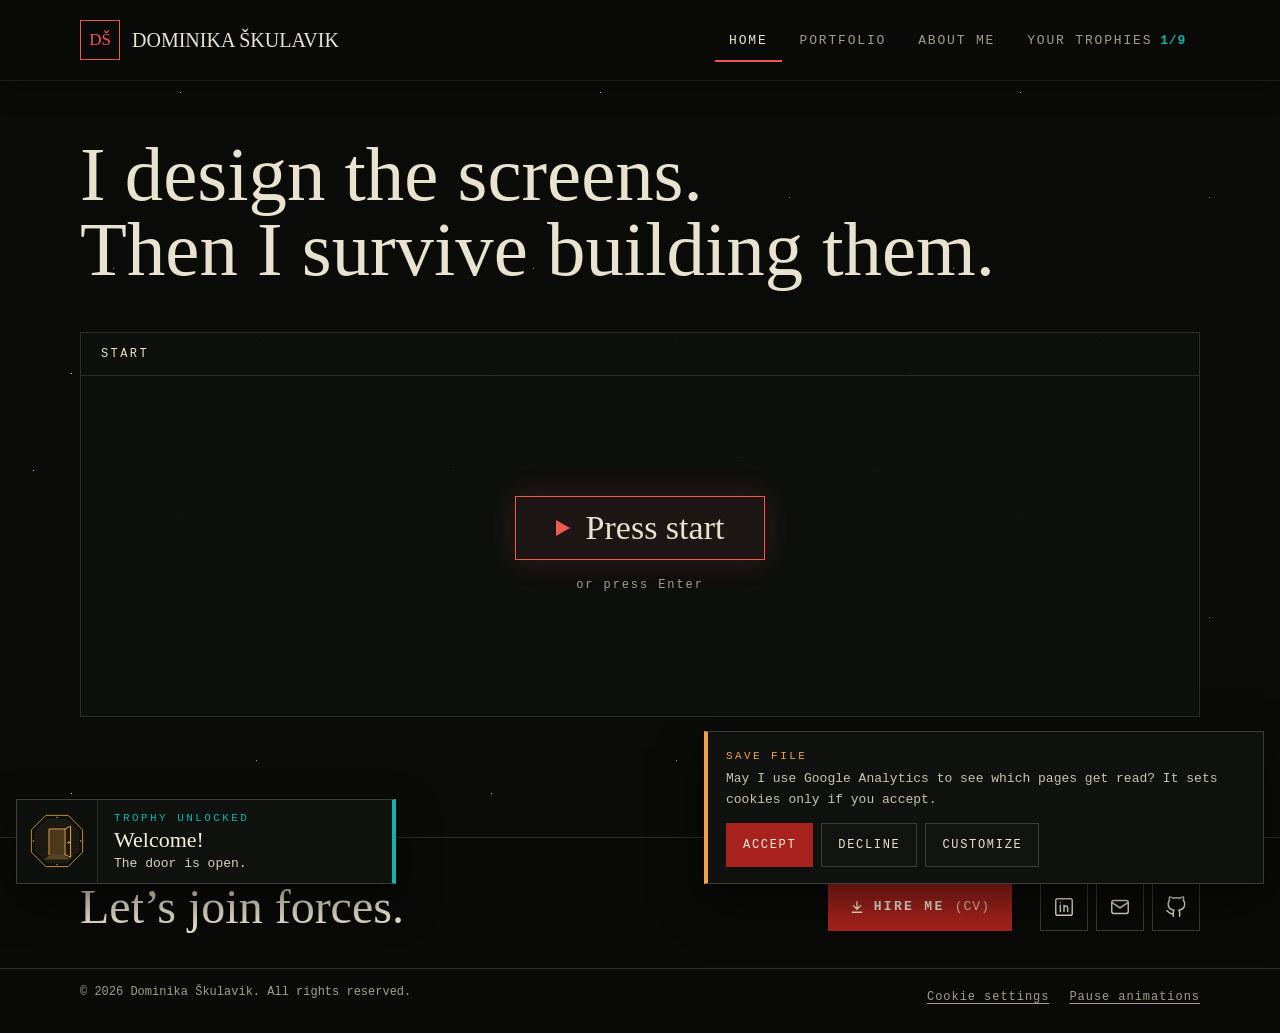
<file: index.html>
<!doctype html>
<html lang="en">
<head>
  <meta charset="utf-8">
  <meta name="viewport" content="width=device-width, initial-scale=1">
  <!-- bezpečnosť: stránka smie načítať len vlastné skripty a štýly, písma z Google Fonts a Google Analytics -->
  <meta http-equiv="Content-Security-Policy" content="default-src 'self'; script-src 'self' https://www.googletagmanager.com; style-src 'self' https://fonts.googleapis.com; font-src https://fonts.gstatic.com; img-src 'self' data: https://*.google-analytics.com https://*.googletagmanager.com; connect-src 'self' https://*.google-analytics.com https://*.analytics.google.com https://*.googletagmanager.com; object-src 'none'; base-uri 'self'; form-action 'none'">
  <!-- Google Analytics, len po súhlase návštevníka (js/analytics.js) -->
  <script src="/js/analytics.js"></script>
  <meta name="referrer" content="strict-origin-when-cross-origin">
  <meta name="color-scheme" content="dark">
  <title>Dominika Škulavik — UX/UI Designer &amp; Front-end Developer</title>
  <meta name="description" content="UX/UI designer and front-end developer from Nitra, Slovakia. I design web apps in Figma, build design systems and ship the front-end code.">
  <meta name="author" content="Dominika Škulavik">
  <meta name="theme-color" content="#0b0c0a">
  <!-- zdieľanie na sociálnych sieťach (LinkedIn, Facebook…) -->
  <meta property="og:type" content="website">
  <meta property="og:site_name" content="Dominika Škulavik — Portfolio">
  <meta property="og:title" content="Dominika Škulavik — UX/UI Designer &amp; Front-end Developer">
  <meta property="og:description" content="UX/UI designer and front-end developer from Nitra, Slovakia. I design web apps in Figma, build design systems and ship the front-end code.">
  <meta property="og:locale" content="en_GB">
  <meta property="og:url" content="https://www.dominika-skulavik.com/">
  <meta property="og:image" content="https://www.dominika-skulavik.com/images/og-image.png">
  <meta property="og:image:width" content="1200">
  <meta property="og:image:height" content="630">
  <meta property="og:image:alt" content="Home screen of Dominika Škulavik’s portfolio: I design the screens. Then I survive building them.">
  <meta name="twitter:card" content="summary_large_image">
  <link rel="canonical" href="https://www.dominika-skulavik.com/">
  <meta name="twitter:card" content="summary">
  <!-- štruktúrované dáta pre Google -->
  <script type="application/ld+json">
  {
  "@context": "https://schema.org",
  "@graph": [
  {
    "@type": "Person",
    "@id": "#dominika",
    "url": "https://www.dominika-skulavik.com/",
    "name": "Dominika Škulavik",
    "alternateName": "Dominika Škulaviková",
    "jobTitle": "UX/UI Designer & Front-end Developer",
    "description": "UX/UI designer and front-end developer who designs web applications in Figma, builds design systems and ships the front-end.",
    "email": "mailto:skulavikova.d@gmail.com",
    "address": { "@type": "PostalAddress", "addressLocality": "Nitra", "addressCountry": "SK" },
    "alumniOf": { "@type": "CollegeOrUniversity", "name": "Comenius University Bratislava" },
    "knowsLanguage": ["sk", "cs", "en"],
    "knowsAbout": ["UX design", "UI design", "User research", "Information architecture", "Design systems", "Design tokens", "Figma", "Prototyping", "Accessibility (WCAG)", "Front-end development", "HTML", "CSS", "JavaScript", "ASP.NET", "SQL Server", "SaaS web applications"],
    "sameAs": ["https://www.linkedin.com/in/dominika-%C5%A1kulavikov%C3%A1-287928238/"]
  },
  { "@type": "WebSite", "url": "https://www.dominika-skulavik.com/", "name": "Dominika Škulavik — Portfolio", "author": { "@id": "#dominika" }, "inLanguage": "en" }
  ]
  }
  </script>
  <link rel="preconnect" href="https://fonts.googleapis.com">
  <link rel="preconnect" href="https://fonts.gstatic.com" crossorigin>
  <link rel="stylesheet" href="https://fonts.googleapis.com/css2?family=IM+Fell+English+SC&family=Space+Mono:ital,wght@0,400;0,700;1,400&family=Special+Elite&display=swap">
  <link rel="stylesheet" href="/css/style.css">
  <link rel="icon" href="/images/favicon.svg" type="image/svg+xml">
  <script src="/js/main.js" defer></script>
</head>
<body>
  <!-- hlavička sa vkladá zo súboru js/layout.js (spoločná pre všetky stránky) -->
  <script src="/js/layout.js"></script>
  <script src="/js/achievements.js"></script>

  <main id="content" class="page">

    <!-- ===== Úvod ===== -->
    <section class="intro home-hero">
      <div class="intro__text">
        <h1 class="display flicker"><span class="display__line">I design the screens.</span> <span class="display__line">Then I survive building them.</span></h1>
      </div>

    </section>

    <!-- ===== Knižnica hier =====
      Prechádza sa po krokoch ako menu v hre: Start → režim → titul → detail.
      Nová hra = nový <article class="game-detail" data-mode="main|demos|completed" data-name="Názov">.
      Počty, zoznam titulov aj breadcrumbs si skript poskladá sám.
      Ak má režim len jeden titul, zoznam sa preskočí a otvorí sa rovno detail.
    -->
    <section class="box library" aria-labelledby="lib-title" data-library>
      <div class="library__bar">
        <nav class="crumbs" aria-label="Breadcrumb"><ol class="crumbs__list"></ol></nav>
        <button class="library__back" type="button" hidden>◀&#xFE0E; Back</button>
      </div>
      <h2 id="lib-title" class="visually-hidden">Game library</h2>

      <!-- 1 · Title screen -->
      <div class="library__screen screen-start" data-screen="start">
        <button class="start-btn" type="button" data-go="modes"><svg class="start-btn__arrow" width="14" height="16" viewBox="0 0 14 16" aria-hidden="true"><path d="M0 0 L14 8 L0 16 Z" fill="currentColor"></path></svg> Press start</button>
        <p class="screen-start__hint">or press Enter</p>
      </div>

      <!-- 2 · Výber režimu -->
      <div class="library__screen" data-screen="modes" hidden>
        <p class="screen__prompt" tabindex="-1">Choose your mode</p>
        <div class="modes">
          <button class="mode pick" type="button" data-mode="main">
            <span class="mode__count"></span>
            <span class="mode__name">Main campaign</span>
            <span class="mode__desc">Long-running products I design and build.</span>
          </button>
          <button class="mode pick pick--teal" type="button" data-mode="demos">
            <span class="mode__count"></span>
            <span class="mode__name">Demos</span>
            <span class="mode__desc">Design challenges and concepts.</span>
          </button>
          <button class="mode pick" type="button" data-mode="completed">
            <span class="mode__count"></span>
            <span class="mode__name">Completed</span>
            <span class="mode__desc">Finished projects that have run their course.</span>
          </button>
        </div>
      </div>

      <!-- 3 · Výber titulu (zoznam doplní skript) -->
      <div class="library__screen" data-screen="titles" hidden>
        <p class="screen__prompt" tabindex="-1">Choose your title</p>
        <div class="titles"></div>
      </div>

      <!-- 4 · Detail hry -->
      <div class="library__screen library__game" data-screen="game" hidden>

        <!-- ===== Detail: ISAT ===== -->
        <article class="game-detail" id="game-isat" data-mode="main" data-name="ISAT, s.r.o." hidden>
          <div class="cover">
            <span class="cover__kind kind--red">FULL GAME</span>
            <span class="cover__title">ISAT, s.r.o.</span>
          </div>

          <div class="game-detail__info">
            <p class="game-detail__desc">Complex SaaS web application used in the agricultural sector.</p>

            <div class="dlc-section">
              <div class="dlc-section__head"><span>DOWNLOADABLE CONTENT</span><span>4 PACKS</span></div>
              <div class="dlc-grid">
                <div class="dlc">
                  <span class="dlc__status"><span>DLC 01</span><span>INSTALLED</span></span>
                  <span class="dlc__name">Modules</span>
                  <p class="dlc__desc">Expanding and creating new functionalities.</p>
                </div>
                <div class="dlc">
                  <span class="dlc__status"><span>DLC 02</span><span>INSTALLED</span></span>
                  <span class="dlc__name">Components</span>
                  <p class="dlc__desc">Creating a design system from a single base colour.</p>
                </div>
                <div class="dlc">
                  <span class="dlc__status"><span>DLC 03</span><span>INSTALLED</span></span>
                  <span class="dlc__name">Subpage</span>
                  <p class="dlc__desc">Setting up the user profile page.</p>
                </div>
                <div class="dlc">
                  <span class="dlc__status"><span>DLC 04</span><span>INSTALLED</span></span>
                  <span class="dlc__name">Brand Kit</span>
                  <p class="dlc__desc">Brand guidelines and a set of twelve icons.</p>
                </div>
              </div>
            </div>

            <div class="cta-row">
              <a class="cta" href="/portfolio#isat">
                <svg width="10" height="12" viewBox="0 0 10 12" aria-hidden="true"><path d="M0 0 L10 6 L0 12 Z" fill="currentColor"></path></svg>
                Continue
              </a>
            </div>
          </div>
        </article>

        <!-- ===== Detail: CLAIM ===== -->
        <article class="game-detail" id="game-claim" data-mode="demos" data-name="CLAIM" hidden>
          <div class="cover cover--teal">
            <span class="cover__kind kind--teal">DEMO DISC</span>
            <span class="cover__title">CLAIM</span>
          </div>
          <div class="game-detail__info">
            <p class="game-detail__desc">A concept app for reporting a car accident anywhere in Europe.</p>
            <div class="dlc-section">
              <div class="dlc-section__head"><span>DOWNLOADABLE CONTENT</span><span>4 PACKS</span></div>
              <div class="dlc-grid">
                <div class="dlc">
                  <span class="dlc__status"><span>DLC 01</span><span>INSTALLED</span></span>
                  <span class="dlc__name">Research &amp; Analysis</span>
                  <p class="dlc__desc">Every field of the accident form, mapped first.</p>
                </div>
                <div class="dlc">
                  <span class="dlc__status"><span>DLC 02</span><span>INSTALLED</span></span>
                  <span class="dlc__name">IA</span>
                  <p class="dlc__desc">Four tabs and one report flow with three paths.</p>
                </div>
                <div class="dlc">
                  <span class="dlc__status"><span>DLC 03</span><span>INSTALLED</span></span>
                  <span class="dlc__name">Brand Identity</span>
                  <p class="dlc__desc">A geometric logo in petrol instead of blue.</p>
                </div>
                <div class="dlc">
                  <span class="dlc__status"><span>DLC 04</span><span>INSTALLED</span></span>
                  <span class="dlc__name">Screens &amp; Prototype</span>
                  <p class="dlc__desc">36 screens and a clickable Figma prototype.</p>
                </div>
              </div>
            </div>
            <div class="cta-row">
              <a class="cta" href="/portfolio#claim">
                <svg width="10" height="12" viewBox="0 0 10 12" aria-hidden="true"><path d="M0 0 L10 6 L0 12 Z" fill="currentColor"></path></svg>
                Continue
              </a>
            </div>
          </div>
        </article>

        <!-- ===== Detail: PrintySVK ===== -->
        <article class="game-detail" id="game-printy" data-mode="completed" data-name="PrintySVK" hidden>
          <div class="cover cover--muted">
            <span class="cover__kind kind--muted">UNINSTALLED</span>
            <span class="cover__title">PrintySVK</span>
          </div>

          <div class="game-detail__info">
            <p class="game-detail__desc">The website of a small 3D-printing business based in Nitra. The domain has since been shut down.</p>
            <div class="dlc-section">
              <div class="dlc-section__head"><span>DOWNLOADABLE CONTENT</span><span>4 PACKS</span></div>
              <div class="dlc-grid">
                <div class="dlc">
                  <span class="dlc__status dlc__status--archived"><span>DLC 01</span><span>ARCHIVED</span></span>
                  <span class="dlc__name">Price Calculator</span>
                  <p class="dlc__desc">A live price estimate instead of a quote request.</p>
                </div>
                <div class="dlc">
                  <span class="dlc__status dlc__status--archived"><span>DLC 02</span><span>ARCHIVED</span></span>
                  <span class="dlc__name">Materials</span>
                  <p class="dlc__desc">A filament guide with filters by property.</p>
                </div>
                <div class="dlc">
                  <span class="dlc__status dlc__status--archived"><span>DLC 03</span><span>ARCHIVED</span></span>
                  <span class="dlc__name">Contact</span>
                  <p class="dlc__desc">A contact form and contacts on every page.</p>
                </div>
                <div class="dlc">
                  <span class="dlc__status dlc__status--archived"><span>DLC 04</span><span>ARCHIVED</span></span>
                  <span class="dlc__name">Redesign</span>
                  <p class="dlc__desc">A new logo, palette and leaner Gutenberg blocks.</p>
                </div>
              </div>
            </div>
            <div class="cta-row">
              <a class="cta" href="https://www.instagram.com/reel/C8Fp9GfN3Yo5uW9fBLLJz4K7z0aXdoFZnUbBCI0/" target="_blank" rel="noopener">
                <svg width="10" height="12" viewBox="0 0 10 12" aria-hidden="true"><path d="M0 0 L10 6 L0 12 Z" fill="currentColor"></path></svg>
                Watch replay
              </a>
            </div>
          </div>
        </article>

      </div>
    </section>

  </main>

  <!-- pätička sa vkladá zo súboru js/layout.js -->
  <div data-site-footer></div>
</body>
</html>
</file>
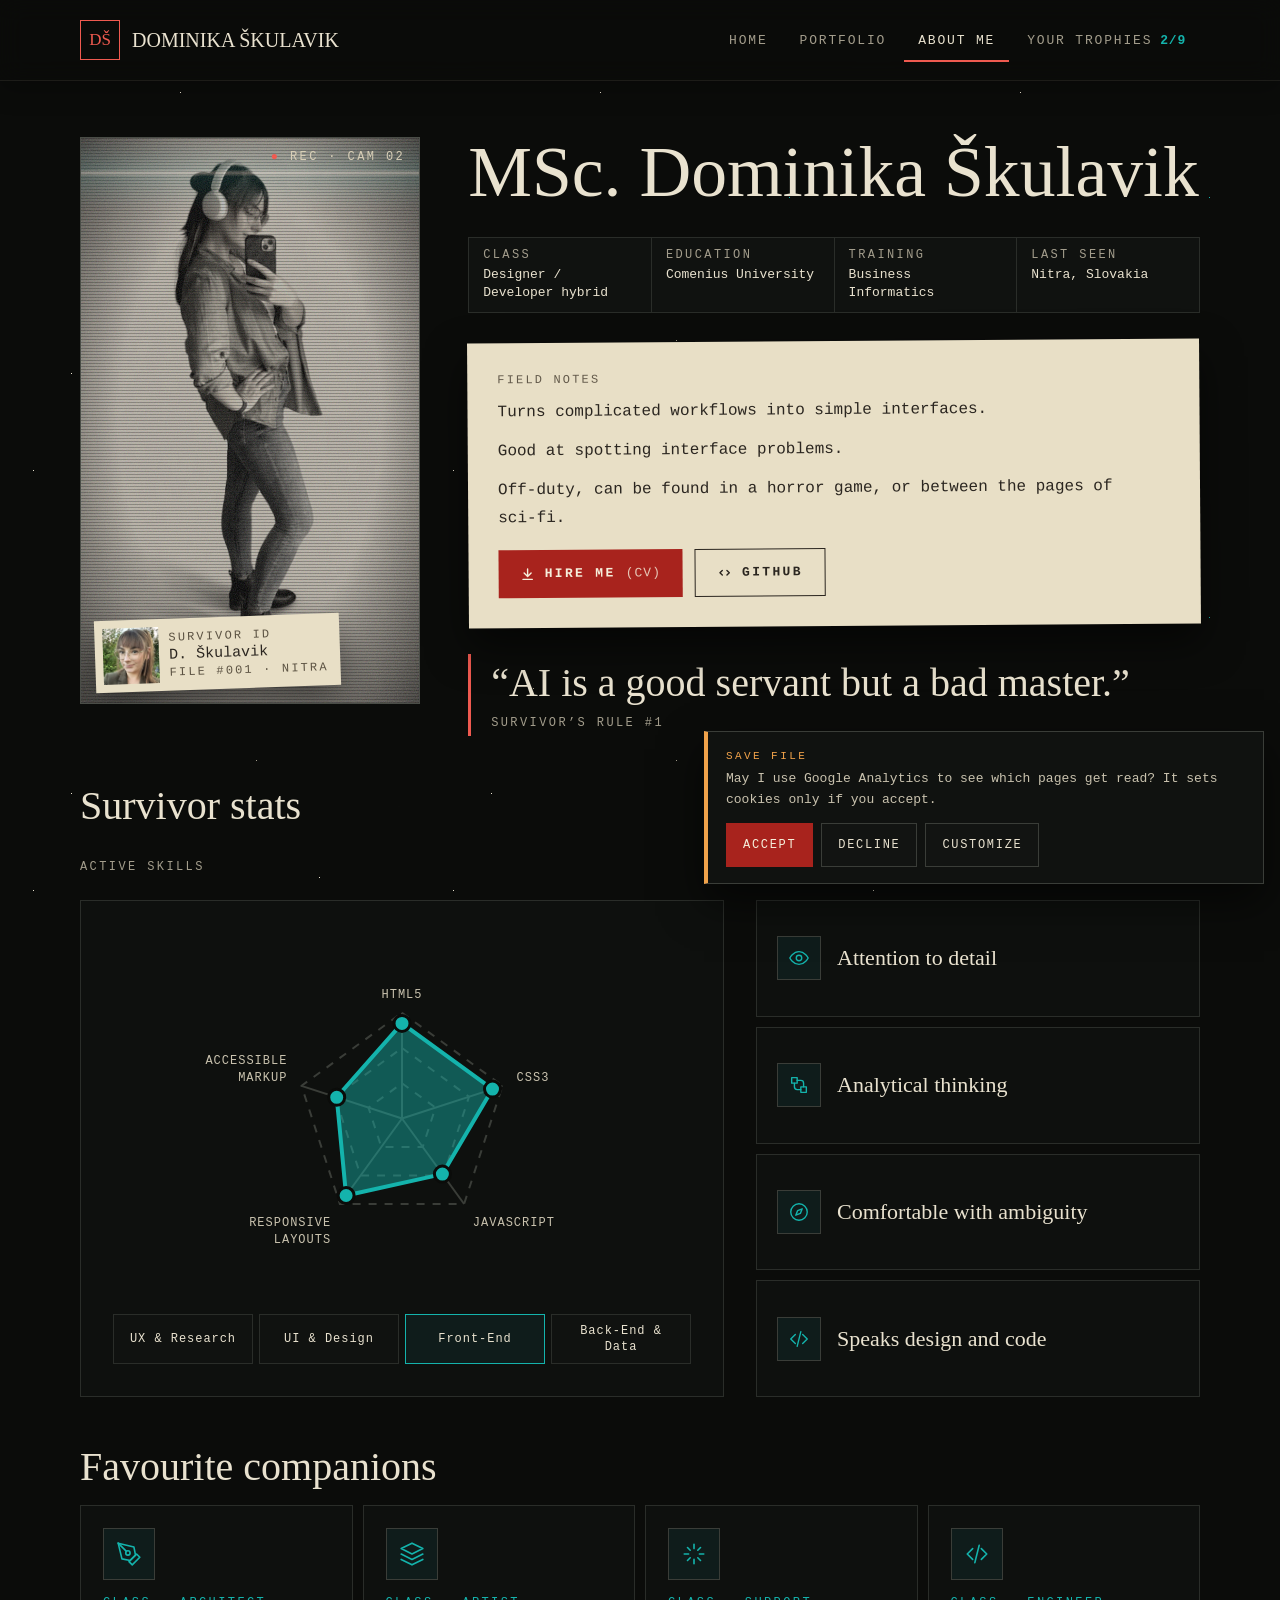
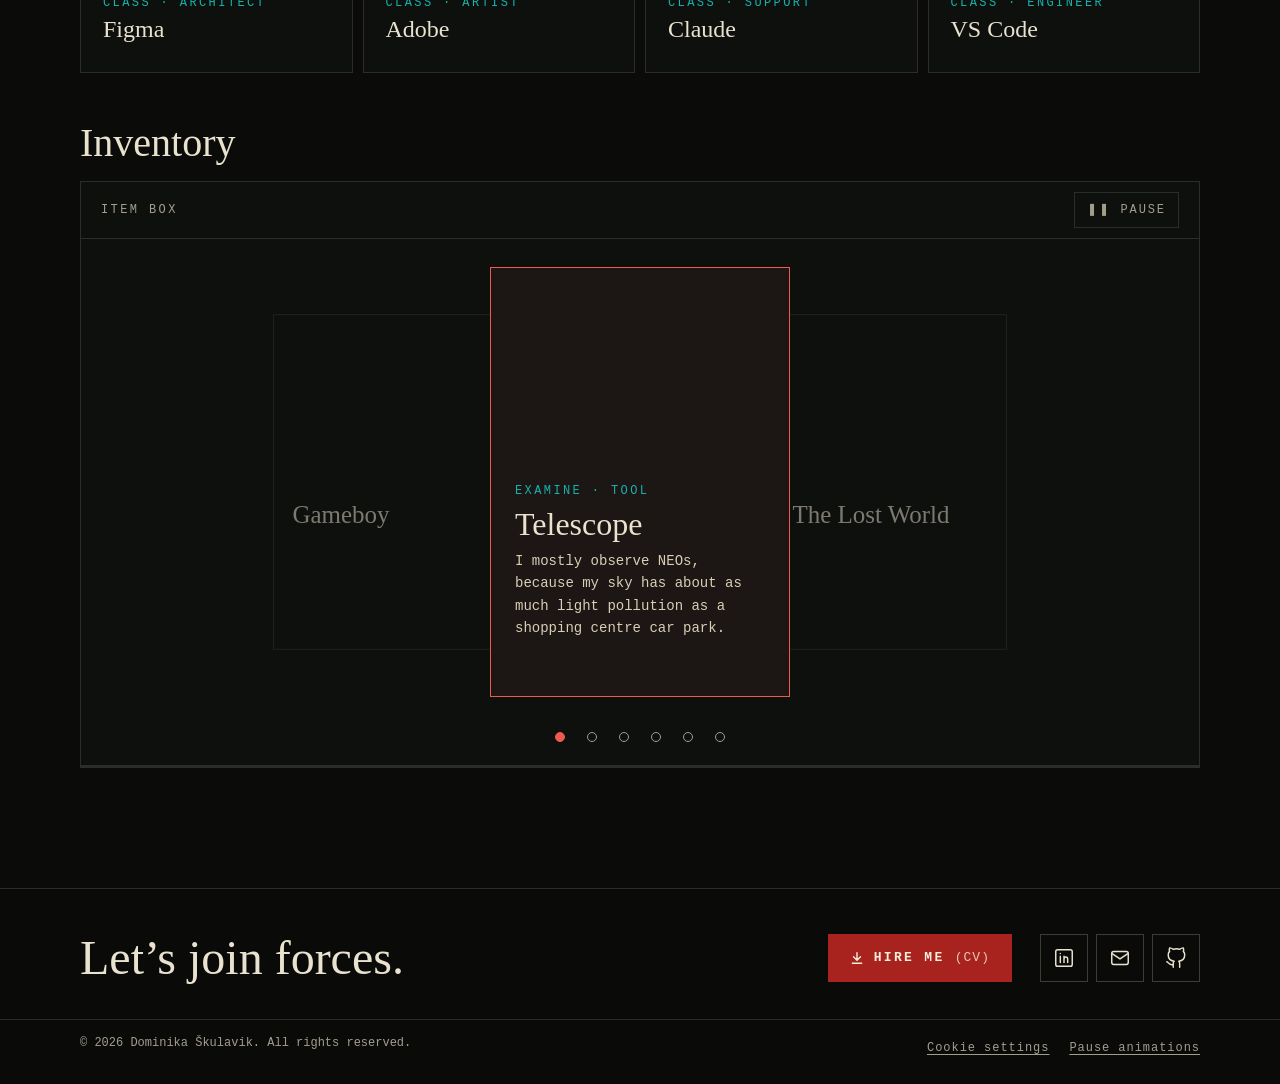
<file: about.html>
<!doctype html>
<html lang="en">
<head>
  <meta charset="utf-8">
  <meta name="viewport" content="width=device-width, initial-scale=1">
  <!-- bezpečnosť: stránka smie načítať len vlastné skripty a štýly, písma z Google Fonts a Google Analytics -->
  <meta http-equiv="Content-Security-Policy" content="default-src 'self'; script-src 'self' https://www.googletagmanager.com; style-src 'self' https://fonts.googleapis.com; font-src https://fonts.gstatic.com; img-src 'self' data: https://*.google-analytics.com https://*.googletagmanager.com; connect-src 'self' https://*.google-analytics.com https://*.analytics.google.com https://*.googletagmanager.com; object-src 'none'; base-uri 'self'; form-action 'none'">
  <!-- Google Analytics, len po súhlase návštevníka (js/analytics.js) -->
  <script src="/js/analytics.js"></script>
  <meta name="referrer" content="strict-origin-when-cross-origin">
  <meta name="color-scheme" content="dark">
  <title>About Dominika Škulavik — UX/UI Designer in Nitra, Slovakia</title>
  <meta name="description" content="UX/UI designer and front-end developer with an MSc in Managerial Informatics. Skills in UX research, Figma, design systems, HTML, CSS, JavaScript and SQL.">
  <meta name="author" content="Dominika Škulavik">
  <meta name="theme-color" content="#0b0c0a">
  <!-- zdieľanie na sociálnych sieťach (LinkedIn, Facebook…) -->
  <meta property="og:type" content="profile">
  <meta property="og:site_name" content="Dominika Škulavik — Portfolio">
  <meta property="og:title" content="About Dominika Škulavik — UX/UI Designer in Nitra, Slovakia">
  <meta property="og:description" content="UX/UI designer and front-end developer with an MSc in Managerial Informatics. Skills in UX research, Figma, design systems, HTML, CSS, JavaScript and SQL.">
  <meta property="og:locale" content="en_GB">
  <meta property="og:url" content="https://www.dominika-skulavik.com/about">
  <meta property="og:image" content="https://www.dominika-skulavik.com/images/og-image.png">
  <meta property="og:image:width" content="1200">
  <meta property="og:image:height" content="630">
  <meta property="og:image:alt" content="Home screen of Dominika Škulavik’s portfolio: I design the screens. Then I survive building them.">
  <meta name="twitter:card" content="summary_large_image">
  <link rel="canonical" href="https://www.dominika-skulavik.com/about">
  <meta name="twitter:card" content="summary">
  <!-- štruktúrované dáta pre Google -->
  <script type="application/ld+json">
  {
  "@context": "https://schema.org",
  "@type": "ProfilePage",
  "mainEntity":   {
    "@type": "Person",
    "@id": "#dominika",
    "name": "Dominika Škulavik",
    "alternateName": "Dominika Škulaviková",
    "jobTitle": "UX/UI Designer & Front-end Developer",
    "description": "UX/UI designer and front-end developer who designs web applications in Figma, builds design systems and ships the front-end.",
    "email": "mailto:skulavikova.d@gmail.com",
    "address": { "@type": "PostalAddress", "addressLocality": "Nitra", "addressCountry": "SK" },
    "alumniOf": { "@type": "CollegeOrUniversity", "name": "Comenius University Bratislava" },
    "knowsLanguage": ["sk", "cs", "en"],
    "knowsAbout": ["UX design", "UI design", "User research", "Information architecture", "Design systems", "Design tokens", "Figma", "Prototyping", "Accessibility (WCAG)", "Front-end development", "HTML", "CSS", "JavaScript", "ASP.NET", "SQL Server", "SaaS web applications"],
    "sameAs": ["https://www.linkedin.com/in/dominika-%C5%A1kulavikov%C3%A1-287928238/"]
  }
  }
  </script>
  <link rel="preconnect" href="https://fonts.googleapis.com">
  <link rel="preconnect" href="https://fonts.gstatic.com" crossorigin>
  <link rel="stylesheet" href="https://fonts.googleapis.com/css2?family=IM+Fell+English+SC&family=Space+Mono:ital,wght@0,400;0,700;1,400&family=Special+Elite&display=swap">
  <link rel="stylesheet" href="/css/style.css">
  <link rel="icon" href="/images/favicon.svg" type="image/svg+xml">
  <script src="/js/main.js" defer></script>
</head>
<body>
  <!-- hlavička sa vkladá zo súboru js/layout.js (spoločná pre všetky stránky) -->
  <script src="/js/layout.js"></script>
  <script src="/js/achievements.js"></script>

  <main id="content" class="page page--wide">

    <!-- ===== Fotka + úvod ===== -->
    <div class="about-top">
      <figure class="photo">
        <div class="photo__frame photo__frame--cctv">
          <img class="photo__full" src="/images/full-body.jpg" alt="Dominika Škulavíková in an olive shirt and jeans, wearing headphones, taking a mirror selfie" width="720" height="1200">
          <!-- efekty bezpečnostnej kamery: šum, riadky, skenovacia čiara -->
          <span class="photo__grain" aria-hidden="true"></span>
          <span class="photo__scan" aria-hidden="true"></span>
          <span class="photo__rec" aria-hidden="true"><span class="blink">●</span> REC · CAM 02</span>

          <div class="paper id-card">
            <img src="/images/portrait.jpg" alt="Portrait of Dominika Škulavik" width="56" height="56">
            <span class="id-card__text">
              <span class="id-card__label">SURVIVOR ID</span>
              <span class="id-card__name">D. Škulavik</span>
              <span class="id-card__label">FILE #001 · NITRA</span>
            </span>
          </div>
        </div>
      </figure>

      <div class="about-text">
        <div class="stack">
          <h1 class="display">MSc. Dominika Škulavik</h1>
        </div>

        <dl class="meta-grid">
          <div><dt>CLASS</dt><dd>Designer / Developer hybrid</dd></div>
          <div><dt>EDUCATION</dt><dd>Comenius University</dd></div>
          <div><dt>TRAINING</dt><dd>Business Informatics</dd></div>
          <div><dt>LAST SEEN</dt><dd>Nitra, Slovakia</dd></div>
        </dl>

        <div class="paper field-notes">
          <span class="label">FIELD NOTES</span>
          <p>Turns complicated workflows into simple interfaces.</p>
          <p>Good at spotting interface problems.</p>
          <p>Off-duty, can be found in a horror game, or between the pages of sci-fi.</p>
          <!-- rovnaké CV ako v pätičke (js/layout.js) -->
         <div class="cta-row">
            <a class="cta field-notes__cta" href="/files/Dominika_Skulavikova_CV.pdf" download>
              <svg width="14" height="14" viewBox="0 0 24 24" fill="none" stroke="currentColor" stroke-width="2.4" stroke-linecap="round" stroke-linejoin="round" aria-hidden="true"><path d="M12 3v12M6 10l6 6 6-6M4 21h16"/></svg>
              Hire me <span class="cta__meta">(CV)</span><span class="visually-hidden">, download PDF</span>
            </a>
            <a class="cta field-notes__cta field-notes__cta--ghost" href="https://github.com/Mariewella/portfolio" target="_blank" rel="noopener">
              <svg width="14" height="14" viewBox="0 0 24 24" fill="none" stroke="currentColor" stroke-width="2.4" stroke-linecap="round" stroke-linejoin="round" aria-hidden="true"><path d="m8 8-4 4 4 4M16 8l4 4-4 4"/></svg>
              GitHub
            </a>
          </div>
        </div>

        <!-- citát: pravidlo pre spoluprácu s AI -->
        <figure class="rule-quote">
          <blockquote><p>“AI is a good servant but a bad master.”</p></blockquote>
          <figcaption>SURVIVOR’S RULE #1</figcaption>
        </figure>
      </div>
    </div>

    <!-- ===== Štatistiky (radar) ===== -->
    <section class="section" aria-labelledby="stats-title">
      <div class="section__head">
        <h2 id="stats-title" class="h2">Survivor stats</h2>
      </div>

      <div class="skill-split">
      <!-- Aktívne zručnosti: prepínanie kategórií + radar -->
      <div class="skill-col skill-col--active">
      <p class="label">ACTIVE SKILLS</p>
      <div class="box stats">
        <div class="stats__chart">
          <!-- graf kreslí js/main.js z detailov vybranej kategórie (zoznam .skills nižšie) -->
          <svg class="radar" viewBox="0 0 620 400" role="img" aria-label="Skill radar"></svg>
        </div>

        <div class="stats__side">
          <div class="stat-list" role="group" aria-label="Stats">
            <button class="pick pick--teal stat" type="button" data-switch="stats" data-target="stat-0" aria-pressed="false">
              <span>UX &amp; Research</span>
            </button>
            <button class="pick pick--teal stat" type="button" data-switch="stats" data-target="stat-1" aria-pressed="false">
              <span>UI &amp; Design</span>
            </button>
            <button class="pick pick--teal stat" type="button" data-switch="stats" data-target="stat-2" aria-pressed="true">
              <span>Front-End</span>
            </button>
            <button class="pick pick--teal stat" type="button" data-switch="stats" data-target="stat-3" aria-pressed="false">
              <span>Back-End &amp; Data</span>
            </button>
          </div>

          <div class="examine visually-hidden" aria-live="polite">
            <div id="stat-0" hidden>
              <span class="label label--teal">EXAMINE · UX &amp; Research</span>
              <ul class="skills">
                <li><span class="skills__row"><span>Wireframing &amp; prototyping</span><span>Advanced</span></span><span class="bar bar--advanced" aria-hidden="true"><span></span></span></li>
                <li><span class="skills__row"><span>Current-state mapping &amp; user flows</span><span>Advanced</span></span><span class="bar bar--advanced" aria-hidden="true"><span></span></span></li>
                <li><span class="skills__row"><span>User roles &amp; permissions</span><span>Advanced</span></span><span class="bar bar--advanced" aria-hidden="true"><span></span></span></li>
                <li><span class="skills__row"><span>Accessibility</span><span>Skillful</span></span><span class="bar bar--skillful" aria-hidden="true"><span></span></span></li>
                <li><span class="skills__row"><span>Requirements &amp; stakeholder goals</span><span>Skillful</span></span><span class="bar bar--skillful" aria-hidden="true"><span></span></span></li>
              </ul>
            </div>
            <div id="stat-1" hidden>
              <span class="label label--teal">EXAMINE · UI &amp; Design Systems</span>
              <ul class="skills">
                <li><span class="skills__row"><span>Figma</span><span>Advanced</span></span><span class="bar bar--advanced" aria-hidden="true"><span></span></span></li>
                <li><span class="skills__row"><span>Photoshop</span><span>Advanced</span></span><span class="bar bar--advanced" aria-hidden="true"><span></span></span></li>
                <li><span class="skills__row"><span>Design systems &amp; tokens</span><span>Advanced</span></span><span class="bar bar--advanced" aria-hidden="true"><span></span></span></li>
                <li><span class="skills__row"><span>Responsive design</span><span>Advanced</span></span><span class="bar bar--advanced" aria-hidden="true"><span></span></span></li>
                <li><span class="skills__row"><span>Illustrator</span><span>Skillful</span></span><span class="bar bar--skillful" aria-hidden="true"><span></span></span></li>
              </ul>
            </div>
            <div id="stat-2">
              <span class="label label--teal">EXAMINE · Front-End</span>
              <ul class="skills">
                <li><span class="skills__row"><span>HTML5</span><span>Advanced</span></span><span class="bar bar--advanced" aria-hidden="true"><span></span></span></li>
                <li><span class="skills__row"><span>CSS3</span><span>Advanced</span></span><span class="bar bar--advanced" aria-hidden="true"><span></span></span></li>
                <li><span class="skills__row"><span>JavaScript</span><span>Skillful</span></span><span class="bar bar--skillful" aria-hidden="true"><span></span></span></li>
                <li><span class="skills__row"><span>Responsive layouts</span><span>Advanced</span></span><span class="bar bar--advanced" aria-hidden="true"><span></span></span></li>
                <li><span class="skills__row"><span>Accessible markup</span><span>Skillful</span></span><span class="bar bar--skillful" aria-hidden="true"><span></span></span></li>
              </ul>
            </div>
            <div id="stat-3" hidden>
              <span class="label label--teal">EXAMINE · Back-End &amp; Data</span>
              <ul class="skills">
                <li><span class="skills__row"><span>ASP.NET Web Forms</span><span>Skillful</span></span><span class="bar bar--skillful" aria-hidden="true"><span></span></span></li>
                <li><span class="skills__row"><span>VB.NET</span><span>Skillful</span></span><span class="bar bar--skillful" aria-hidden="true"><span></span></span></li>
                <li><span class="skills__row"><span>SQL Server · T-SQL</span><span>Skillful</span></span><span class="bar bar--skillful" aria-hidden="true"><span></span></span></li>
                <li><span class="skills__row"><span>Git</span><span>Basic</span></span><span class="bar bar--basic" aria-hidden="true"><span></span></span></li>
                <li><span class="skills__row"><span>WordPress</span><span>Skillful</span></span><span class="bar bar--skillful" aria-hidden="true"><span></span></span></li>
              </ul>
            </div>
          </div>
        </div>
      </div>
      </div>

      <!-- Pasívne zručnosti: fungujú stále, netreba ich zapínať -->
      <div class="skill-col">
        <p class="label">PASSIVE SKILLS</p>
        <ul class="passives">
          <li class="passive">
            <span class="passive__icon" aria-hidden="true">
              <svg width="22" height="22" viewBox="0 0 24 24" fill="none" stroke="currentColor" stroke-width="1.5" stroke-linecap="round" stroke-linejoin="round"><path d="M2 12s3.6-7 10-7 10 7 10 7-3.6 7-10 7S2 12 2 12z"></path><circle cx="12" cy="12" r="3"></circle></svg>
            </span>
            <div class="passive__text">
              <h3 class="passive__name">Attention to detail</h3>
            </div>
          </li>
          <li class="passive">
            <span class="passive__icon" aria-hidden="true">
              <svg width="22" height="22" viewBox="0 0 24 24" fill="none" stroke="currentColor" stroke-width="1.5" stroke-linecap="round" stroke-linejoin="round"><path d="M4 4h6v6H4zM14 14h6v6h-6z"></path><path d="M10 7h4a3 3 0 0 1 3 3v4M7 10v4a3 3 0 0 0 3 3h4"></path></svg>
            </span>
            <div class="passive__text">
              <h3 class="passive__name">Analytical thinking</h3>
            </div>
          </li>
          <li class="passive">
            <span class="passive__icon" aria-hidden="true">
              <svg width="22" height="22" viewBox="0 0 24 24" fill="none" stroke="currentColor" stroke-width="1.5" stroke-linecap="round" stroke-linejoin="round"><circle cx="12" cy="12" r="9"></circle><path d="M15.5 8.5l-2 5-5 2 2-5z"></path></svg>
            </span>
            <div class="passive__text">
              <h3 class="passive__name">Comfortable with ambiguity</h3>
            </div>
          </li>
          <li class="passive">
            <span class="passive__icon" aria-hidden="true">
              <svg width="22" height="22" viewBox="0 0 24 24" fill="none" stroke="currentColor" stroke-width="1.5" stroke-linecap="round" stroke-linejoin="round"><path d="M8 7l-5 5 5 5M16 7l5 5-5 5M14 4l-4 16"></path></svg>
            </span>
            <div class="passive__text">
              <h3 class="passive__name">Speaks design and code</h3>
            </div>
          </li>
        </ul>
      </div>
      </div>
    </section>

    <!-- ===== Spoločníci (obľúbené nástroje) =====
         Nový spoločník: skopíruj jedno <li class="companion"> a uprav texty. -->
    <section class="section section--tight" aria-labelledby="companions-title">
      <div class="section__head">
        <h2 id="companions-title" class="h2">Favourite companions</h2>
      </div>

      <ul class="companions">
        <li class="companion">
          <span class="companion__icon" aria-hidden="true">
            <svg width="26" height="26" viewBox="0 0 24 24" fill="none" stroke="currentColor" stroke-width="1.5" stroke-linecap="round" stroke-linejoin="round"><path d="M12 19l7-7 3 3-7 7-3-3z"></path><path d="M18 13l-1.5-7.5L2 2l3.5 14.5L13 18l5-5z"></path><path d="M2 2l7.6 7.6"></path><circle cx="11" cy="11" r="2"></circle></svg>
          </span>
          <p class="companion__class">CLASS · ARCHITECT</p>
          <h3 class="companion__name">Figma</h3>
        </li>
        <li class="companion">
          <span class="companion__icon" aria-hidden="true">
            <svg width="26" height="26" viewBox="0 0 24 24" fill="none" stroke="currentColor" stroke-width="1.5" stroke-linecap="round" stroke-linejoin="round"><path d="M12 2l10 5-10 5L2 7l10-5z"></path><path d="M2 17l10 5 10-5"></path><path d="M2 12l10 5 10-5"></path></svg>
          </span>
          <p class="companion__class">CLASS · ARTIST</p>
          <h3 class="companion__name">Adobe</h3>
        </li>
        <li class="companion">
          <span class="companion__icon" aria-hidden="true">
            <svg width="26" height="26" viewBox="0 0 24 24" fill="none" stroke="currentColor" stroke-width="1.5" stroke-linecap="round" stroke-linejoin="round"><path d="M12 3v4M12 17v4M3 12h4M17 12h4M6 6l2.5 2.5M15.5 15.5L18 18M6 18l2.5-2.5M15.5 8.5L18 6"></path></svg>
          </span>
          <p class="companion__class">CLASS · SUPPORT</p>
          <h3 class="companion__name">Claude</h3>
        </li>
        <li class="companion">
          <span class="companion__icon" aria-hidden="true">
            <svg width="26" height="26" viewBox="0 0 24 24" fill="none" stroke="currentColor" stroke-width="1.5" stroke-linecap="round" stroke-linejoin="round"><path d="M8 7l-5 5 5 5M16 7l5 5-5 5M14 4l-4 16"></path></svg>
          </span>
          <p class="companion__class">CLASS · ENGINEER</p>
          <h3 class="companion__name">VS Code</h3>
        </li>
      </ul>
    </section>

    <!-- ===== Inventár (záľuby) ===== -->
    <section class="section section--tight" aria-labelledby="inv-title">
      <div class="section__head">
        <h2 id="inv-title" class="h2">Inventory</h2>
      </div>

      <!-- Inventár -->
      <div class="box inventory" data-inventory>
        <div class="inventory__bar">
          <span class="label">ITEM BOX</span>
          <button class="inventory__toggle" type="button" aria-pressed="false">❚❚ Pause</button>
        </div>

        <div class="inventory__track">
          <button class="inv-card" type="button" data-name="Telescope">
            <span class="inv-card__art"><img src="/images/inventory/telescope.png" alt="A cream Meade refractor telescope" width="480" height="159"></span>
            <span class="inv-card__type">EXAMINE · TOOL</span>
            <span class="inv-card__name">Telescope</span>
            <span class="inv-card__text">I mostly observe NEOs, because my sky has about as much light pollution as a shopping centre car park.</span>
          </button>

          <button class="inv-card" type="button" data-name="Currently reading">
            <span class="inv-card__art"><img src="/images/inventory/book.jpg" alt="The Lost World by Michael Crichton, paperback" width="309" height="480"></span>
            <span class="inv-card__type">EXAMINE · NOW READING</span>
            <span class="inv-card__name">The Lost World</span>
            <span class="inv-card__text">Sci-fi books and films are my jam. Ocassionally fantasy, as long as nobody falls in love by chapter three.</span>
          </button>

          <button class="inv-card" type="button" data-name="Camera">
            <span class="inv-card__art"><img src="/images/inventory/camera.png" alt="A Nikon DSLR with a long Tamron zoom lens and its strap" width="474" height="479"></span>
            <span class="inv-card__type">EXAMINE · TOOL</span>
            <span class="inv-card__name">Camera</span>
            <span class="inv-card__text">A necessary tool for capturing terrestrial planets, holiday joy and artistic expression.</span>
          </button>

          <button class="inv-card" type="button" data-name="Notebook">
            <span class="inv-card__art"><img src="/images/inventory/notebook.png" alt="A patterned notebook with an antler pen, an orange pen, a highlighter and correction tape" width="285" height="480"></span>
            <span class="inv-card__type">EXAMINE · FILE</span>
            <span class="inv-card__name">Notebook</span>
            <span class="inv-card__text">A journal for jotting down ideas and sketches. You never know when an idea will strike.</span>
          </button>

          <button class="inv-card" type="button" data-name="First aid spray">
            <span class="inv-card__art"><img src="/images/inventory/spray.png" alt="A First Aid recovery spray bottle" width="123" height="480"></span>
            <span class="inv-card__type">EXAMINE · RECOVERY ITEM</span>
            <span class="inv-card__name">First aid spray</span>
            <span class="inv-card__text">Restores full health after a long feedback round. One spray covers a whole sprint review.</span>
          </button>

          <button class="inv-card" type="button" data-name="Gameboy">
            <span class="inv-card__art"><img src="/images/inventory/gameboy.png" alt="A Gameboy Advance SP" width="1067" height="1067"></span>
            <span class="inv-card__type">EXAMINE · DEVICE</span>
            <span class="inv-card__name">Gameboy</span>
            <span class="inv-card__text">A classic functional handheld gaming console. If you feel an odd sense of nostalgia, I'm sorry and you're welcome.</span>
          </button>
        </div>

        <div class="inventory__dots" role="group" aria-label="Items"></div>
        <div class="inventory__progress" aria-hidden="true"><span></span></div>
      </div>
    </section>
  </main>

  <!-- pätička sa vkladá zo súboru js/layout.js -->
  <div data-site-footer></div>
</body>
</html>
</file>
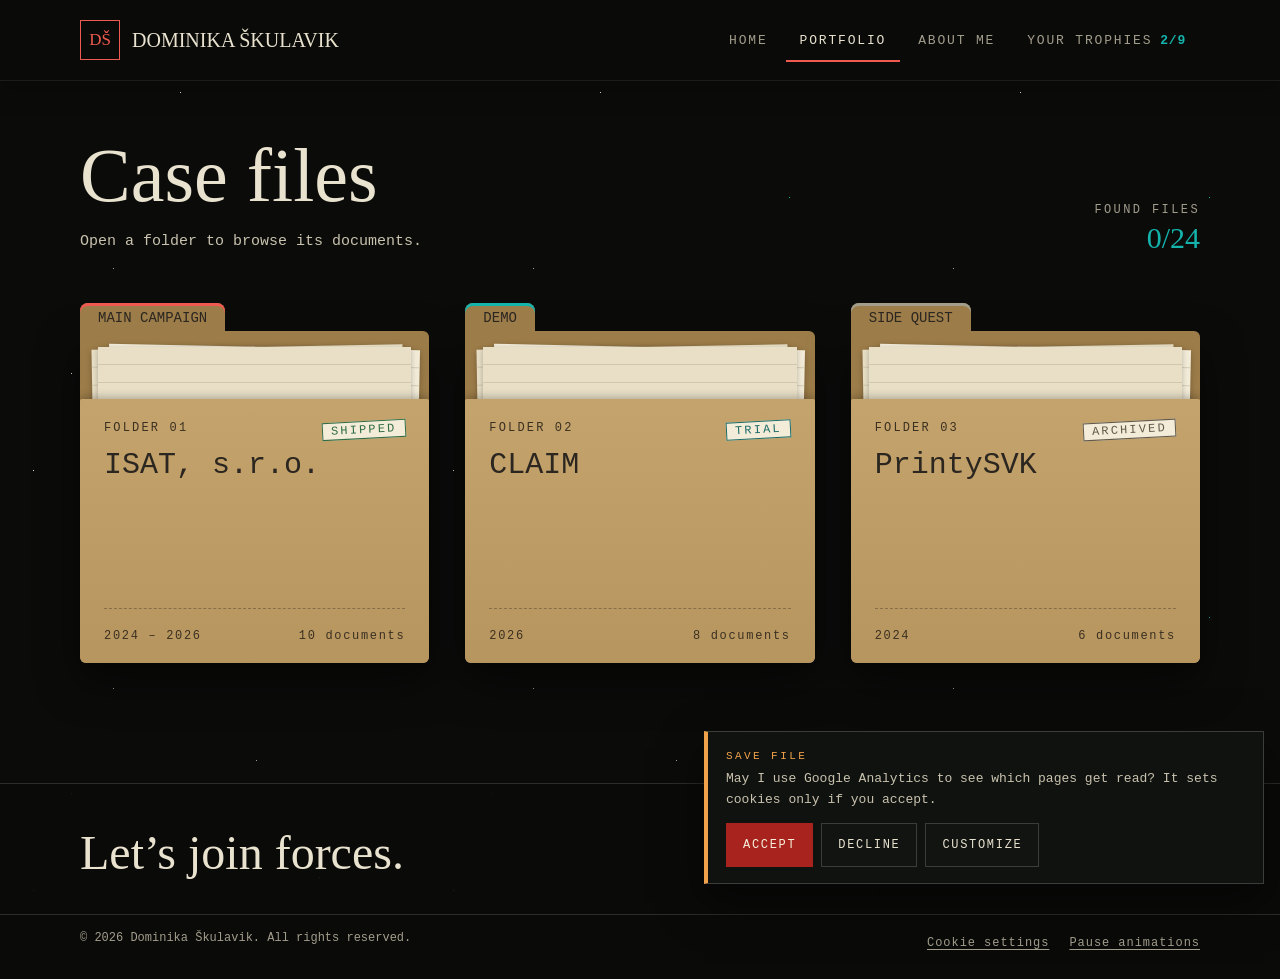
<file: portfolio.html>
<!doctype html>
<html lang="en">
<head>
  <meta charset="utf-8">
  <meta name="viewport" content="width=device-width, initial-scale=1">
  <!-- bezpečnosť: stránka smie načítať len vlastné skripty a štýly, písma z Google Fonts a Google Analytics -->
  <meta http-equiv="Content-Security-Policy" content="default-src 'self'; script-src 'self' https://www.googletagmanager.com; style-src 'self' https://fonts.googleapis.com; font-src https://fonts.gstatic.com; img-src 'self' data: https://*.google-analytics.com https://*.googletagmanager.com; connect-src 'self' https://*.google-analytics.com https://*.analytics.google.com https://*.googletagmanager.com; object-src 'none'; base-uri 'self'; form-action 'none'">
  <!-- Google Analytics, len po súhlase návštevníka (js/analytics.js) -->
  <script src="/js/analytics.js"></script>
  <meta name="referrer" content="strict-origin-when-cross-origin">
  <meta name="color-scheme" content="dark">
  <title>UX/UI Design Case Studies — Dominika Škulavik</title>
  <meta name="description" content="UX/UI design and front-end case studies: a B2B SaaS web app for agriculture with its design system, a car-accident reporting app and a WordPress redesign.">
  <meta name="author" content="Dominika Škulavik">
  <meta name="theme-color" content="#0b0c0a">
  <!-- zdieľanie na sociálnych sieťach (LinkedIn, Facebook…) -->
  <meta property="og:type" content="website">
  <meta property="og:site_name" content="Dominika Škulavik — Portfolio">
  <meta property="og:title" content="UX/UI Design Case Studies — Dominika Škulavik">
  <meta property="og:description" content="UX/UI design and front-end case studies: a B2B SaaS web app for agriculture with its design system, a car-accident reporting app and a WordPress redesign.">
  <meta property="og:locale" content="en_GB">
  <meta property="og:url" content="https://www.dominika-skulavik.com/portfolio">
  <meta property="og:image" content="https://www.dominika-skulavik.com/images/og-image.png">
  <meta property="og:image:width" content="1200">
  <meta property="og:image:height" content="630">
  <meta property="og:image:alt" content="Home screen of Dominika Škulavik’s portfolio: I design the screens. Then I survive building them.">
  <meta name="twitter:card" content="summary_large_image">
  <link rel="canonical" href="https://www.dominika-skulavik.com/portfolio">
  <meta name="twitter:card" content="summary">
  <!-- štruktúrované dáta pre Google -->
  <script type="application/ld+json">
  {
  "@context": "https://schema.org",
  "@type": "CollectionPage",
  "name": "UX/UI Design Case Studies",
  "author": { "@type": "Person", "name": "Dominika Škulavik" },
  "hasPart": [
    { "@type": "CreativeWork", "name": "ISAT — B2B SaaS web application for agriculture", "keywords": "UX design, UI design, design system, front-end, SaaS" },
    { "@type": "CreativeWork", "name": "CLAIM — car accident reporting app concept", "keywords": "mobile app, UX research, information architecture, brand identity, Figma prototype" },
    { "@type": "CreativeWork", "name": "PrintySVK — WordPress website redesign", "keywords": "web redesign, WordPress, UX, bachelor thesis" }
  ]
  }
  </script>
  <link rel="preconnect" href="https://fonts.googleapis.com">
  <link rel="preconnect" href="https://fonts.gstatic.com" crossorigin>
  <link rel="stylesheet" href="https://fonts.googleapis.com/css2?family=IM+Fell+English+SC&family=Space+Mono:ital,wght@0,400;0,700;1,400&family=Special+Elite&display=swap">
  <link rel="stylesheet" href="/css/style.css">
  <link rel="icon" href="/images/favicon.svg" type="image/svg+xml">
  <script src="/js/main.js" defer></script>
</head>
<body>
  <!-- hlavička sa vkladá zo súboru js/layout.js (spoločná pre všetky stránky) -->
  <script src="/js/layout.js"></script>
  <script src="/js/achievements.js"></script>

  <main id="content" class="page page--tight">

    <section class="intro">
      <div class="intro__text">
        <h1 class="display">Case files</h1>
        <p class="lead">Open a folder to browse its documents.</p>
      </div>
      <div class="counter">
        <span class="label">FOUND FILES</span>
        <!-- x = dokumenty, ktoré návštevník už otvoril (js/main.js), y = všetky dokumenty -->
        <span class="counter__value"><span data-count="found">0</span>/<span data-count="docs">0</span></span>
      </div>
    </section>

    <div class="desk">

      <button class="folder folder--red" type="button" data-dossier="isat">
        <span class="folder__back" aria-hidden="true"><span class="folder__tab">MAIN CAMPAIGN</span></span>
        <span class="folder__sheet" aria-hidden="true"></span>
        <span class="folder__sheet" aria-hidden="true"></span>
        <span class="folder__sheet" aria-hidden="true"></span>
        <span class="folder__front">
          <span class="folder__head"><span>FOLDER 01</span><span class="stamp stamp--shipped">SHIPPED</span></span>
          <span class="folder__title">ISAT, s.r.o.</span>
          <span class="folder__contents"></span>
          <span class="folder__meta"><span>2024 – 2026</span><span><span data-doc-count="isat">10</span> documents</span></span>
        </span>
      </button>

      <button class="folder folder--teal" type="button" data-dossier="claim">
        <span class="folder__back" aria-hidden="true"><span class="folder__tab">DEMO</span></span>
        <span class="folder__sheet" aria-hidden="true"></span>
        <span class="folder__sheet" aria-hidden="true"></span>
        <span class="folder__sheet" aria-hidden="true"></span>
        <span class="folder__front">
          <span class="folder__head"><span>FOLDER 02</span><span class="stamp stamp--demo">TRIAL</span></span>
          <span class="folder__title">CLAIM</span>
          <span class="folder__contents"></span>
          <span class="folder__meta"><span>2026</span><span><span data-doc-count="claim">9</span> documents</span></span>
        </span>
      </button>

      <button class="folder folder--muted" type="button" data-dossier="printy">
        <span class="folder__back" aria-hidden="true"><span class="folder__tab">SIDE QUEST</span></span>
        <span class="folder__sheet" aria-hidden="true"></span>
        <span class="folder__sheet" aria-hidden="true"></span>
        <span class="folder__sheet" aria-hidden="true"></span>
        <span class="folder__front">
          <span class="folder__head"><span>FOLDER 03</span><span class="stamp stamp--archived">ARCHIVED</span></span>
          <span class="folder__title">PrintySVK</span>
          <span class="folder__contents"></span>
          <span class="folder__meta"><span>2024</span><span><span data-doc-count="printy">6</span> documents</span></span>
        </span>
      </button>

    </div>
  </main>

  <!-- ================= DOSSIER: ISAT ================= -->
  <dialog class="dossier" id="dossier-isat" aria-labelledby="dossier-isat-title">
    <div class="dossier__spread">
      <aside class="dossier__index paper">
        <p class="dossier__label">FOLDER 01 · MAIN CAMPAIGN</p>
        <h2 class="dossier__title" id="dossier-isat-title">ISAT, s.r.o.</h2>
        <p class="dossier__summary">An internal ERP system used daily in the agricultural sector. The web application contains a library of services for the various needs of farmers in their daily work.</p>
        <dl class="case__meta">
          <div><dt>ROLE</dt><dd>UX/UI Designer &amp; Front-end Developer</dd></div>
          <div><dt>YEARS</dt><dd>2024 – 2026</dd></div>
        </dl>
        <p class="dossier__label">CONTENTS</p>
        <ol class="dossier__toc"></ol>
      </aside>

      <div class="dossier__page paper">
        <article class="doc" data-title="The product">
          <header class="doc__head"><span>DOC 01</span><span class="stamp stamp--shipped">SHIPPED</span></header>
          <h3 class="doc__title">The product</h3>
          <dl class="doc__brief">
            <div><dt>TASK</dt><dd>Design and build simple and intuitive interfaces focusing on mobile-first approach.</dd></div>
            <div><dt>PROBLEM</dt><dd>The original desktop app had grown over the years. Customers spend more time in the field than in their office, and need the ability to use the app on a device they always have at hand.</dd></div>
            <div><dt>SOLUTION</dt><dd>
              <ul class="case__points">
                <li>Map the current state of assigned modules, if exists.</li>
                <li>Define user flow, asign roles and access.</li>
                <li>Design and test a functional prototype before shipping.</li>
              </ul>
            </dd></div>
            <div><dt>STACK</dt><dd>ASP.NET Web Forms, VB.NET, T-SQL, HTML, CSS, JavaScript, Bootstrap, Figma. I also worked on the back-end of the features I designed.</dd></div>
          </dl>
        </article>

        <article class="doc" data-title="Info Manager" hidden>
          <header class="doc__head"><span>DOC 02</span><span class="stamp stamp--shipped">LIVE</span></header>
          <h3 class="doc__title">Info Manager</h3>
          <dl class="doc__brief">
            <div><dt>TASK</dt><dd>Develop a system to keep track of deadlines.</dd></div>
            <div><dt>PROBLEM</dt><dd>Clients keep machines, land parcels and other records in separate databases, and need to track deadlines such as vehicle inspections, emissions checks and maintenance.</dd></div>
            <div><dt>SOLUTION</dt><dd>
              <ul class="case__points">
                <li>Users add a record from their existing register or desktop application, which prefills the entry, then choose which parameter to track.</li>
                <li>From one date and one number (how many days ahead to warn) produce a status, a colour, a notification and an e-mail, for four kinds of objects: people, machines, jobs and the company.</li>
                <li>At most three urgent items per category on the overview.</li>
                <li>An entity’s detail shows all its tracked parameters. Each can be marked as done, or set to repeat for fixed-date duties such as official reports and subsidy applications.</li>
                <li>Each employee chooses their own alerts within a category. With 50+ machines, each of three users would otherwise get 50+ alerts.</li>
                <li>Urgent items can be sent together in one summary e-mail.</li>
                <li>An audit log shows who in the company added, changed or deleted what.</li>
              </ul>
            </dd></div>
          </dl>
        </article>

        <article class="doc" data-title="Livestock Records" hidden>
          <header class="doc__head"><span>DOC 03</span><span class="stamp stamp--shipped">LIVE</span></header>
          <h3 class="doc__title">Livestock Records</h3>
          <dl class="doc__brief">
            <div><dt>TASK</dt><dd>Revamp the livestork recording module to track primarily health-related data, as well as other information.</dd></div>
            <div><dt>PROBLEM</dt><dd>Data about an animal is created next to the animal, in the barn, phone in hand and often in dirty gloves, but it was only written down in the office in the evening, if at all.</dd></div>
            <div><dt>SOLUTION</dt><dd>
              <ul class="case__points">
                <li>Designed phone-first: expandable cards instead of table rows, large touch targets and a bottom bar within thumb reach, the only one in the whole app.</li>
                <li>Treatments are added right on the animal, not on a separate screen, which saves two taps on every entry.</li>
                <li>Photos straight from the module, a status badge with colour and word, and repeated treatments grouped instead of ten identical rows.</li>
                <li>Pedigree and timeline answer different questions: where the animal comes from, and what happened to it.</li>
              </ul>
            </dd></div>
          </dl>
        </article>

        <article class="doc" data-title="Meal Ordering" hidden>
          <header class="doc__head"><span>DOC 04</span><span class="stamp stamp--shipped">LIVE</span></header>
          <h3 class="doc__title">Meal Ordering</h3>
          <dl class="doc__brief">
            <div><dt>TASK</dt><dd>Replace the paper menu on the noticeboard: the administrator uploads the weekly menu, employees pick a meal for each day before the cut-off, and the kitchen gets one summary e-mail.</dd></div>
            <div><dt>PROBLEM</dt><dd>People signed a paper sheet, someone had to copy it out and phone the kitchen every week, and anyone who wasn’t in the building that day was out of luck.</dd></div>
            <div><dt>SOLUTION</dt><dd>
              <ul class="case__points">
                <li>Choices can change until the cut-off, as on paper; locking after the first click would have been worse than paper. A visible countdown shows how long is left.</li>
                <li>Uploading a new menu no longer wipes existing orders. It once did, and a whole company’s orders vanished.</li>
                <li>Before sending, the administrator is warned about employees who haven’t chosen a meal. For GDPR reasons they appear by company ID, and the administrator can e-mail them a reminder to choose.</li>
                <li>The kitchen e-mail states which week the menu is for and includes the menu image employees chose from, plus a pivot table showing how many portions of each menu to prepare for each day.</li>
                <li>The kitchen e-mail can’t be sent twice: the check lives in the database, not in a disabled button.</li>
                <li>Most changes came from how the module behaved in use. One lesson repeated: it did things the user didn’t know about.</li>
              </ul>
            </dd></div>
          </dl>
        </article>

        <article class="doc" data-title="Warehouse" hidden>
          <header class="doc__head"><span>DOC 05</span><span class="stamp stamp--shipped">LIVE</span></header>
          <h3 class="doc__title">Warehouse</h3>
          <dl class="doc__brief">
            <div><dt>TASK</dt><dd>Move warehouse statistics from the desktop application to the web and make them quickly available.</dd></div>
            <div><dt>PROBLEM</dt><dd>To get statistics, users had to download an export from the desktop application and build them in Excel. It listed only individual movements (goods received and issued), without total receipts, total issues or the current stock level.</dd></div>
            <div><dt>SOLUTION</dt><dd>
              <ul class="case__points">
                <li>Total stock is now calculated from the movements, so users see total goods received and issued, and follow the current stock in a table or a chart.</li>
                <li>On mobile, the first column stays fixed so the material name is always visible, while the other data scrolls sideways.</li>
                <li>Filters by a specific warehouse or, within a holding, by company.</li>
                <li>Where historical records exist, the current period can be compared with the previous one, with the difference shown in %.</li>
                <li>Export to CSV for Excel, or show only materials with negative stock.</li>
              </ul>
            </dd></div>
          </dl>
        </article>

        <article class="doc" data-title="Profile" hidden>
          <header class="doc__head"><span>DOC 06</span><span class="stamp stamp--shipped">LIVE</span></header>
          <h3 class="doc__title">Profile &amp; settings</h3>
          <dl class="doc__brief">
            <div><dt>TASK</dt><dd>One place where a user sets up everything about themselves rather than their work: account, password, signed-in devices, notifications, language and appearance.</dd></div>
            <div><dt>PROBLEM</dt><dd>The navigation bar kept gaining functions that had nothing to do with navigation, such as language, light and dark mode, and installing the app.</dd></div>
            <div><dt>SOLUTION</dt><dd>
              <ul class="case__points">
                <li>Moved these functions out of the navigation bar and into the profile, which made the bar lighter.</li>
                <li>A side panel on desktop that becomes a list with arrows on mobile, a different structure rather than a squeezed panel.</li>
                <li>Notification toggles appear according to permissions; a toggle the server wouldn’t save isn’t shown at all, rather than greyed out.</li>
                <li>The page became a shared home for settings: other developers started adding settings for their own systems, under a Developer label visible only to the team.</li>
                <li>Install-as-app button only when the browser can really install it; dark mode that each page opts into, so older pages don’t break.</li>
              </ul>
            </dd></div>
          </dl>
        </article>

        <article class="doc" data-title="Components" hidden>
          <header class="doc__head"><span>DOC 07</span><span class="stamp stamp--shipped">SHIPPED</span></header>
          <h3 class="doc__title">Components</h3>
          <dl class="doc__brief">
            <div><dt>TASK</dt><dd>Turn my minimal, consistent and readable design into a shared system. My manager chose it as the direction, so the other developers could apply it in their own modules.</dd></div>
            <div><dt>PROBLEM</dt><dd>Before I joined, two developers each worked on their own modules with their own CSS, and one of them later moved to Bootstrap. A single developer’s modules looked alike, but side by side the differences across the app were obvious.</dd></div>
            <div><dt>SOLUTION</dt><dd>
              <ul class="case__points">
                <li>Built the components in Figma: buttons, inputs with all their states, modals, cards, tiles, badges, and empty and loading states.</li>
                <li>Created shared CSS and JavaScript files for common functions, including the modal windows used across the app.</li>
                <li>Wrote a document the other developers could follow when working on their own modules.</li>
                <li>Dark mode defined as a second set of values, not an inversion.</li>
                <li>Monochromatic palette built from the primary blue, with yellow reserved for micro-accents where needed.</li>
              </ul>
              <!-- prilepené fotky z Figmy (stránka Mockupy), klik ich zväčší -->
              <ul class="evidence evidence--pinned evidence--trio">
                <li class="snap">
                  <button class="snap__open" type="button" data-full="/images/isat/ds-components.jpg">
                    <img src="/images/isat/ds-components-thumb.jpg" alt="Sign-in components: input field states, language switcher closed and open, language item states, carousel pager, Fluent icons, and the colour palette of blue and grey ramps with one yellow micro-accent" width="720" height="480" loading="lazy">
                  </button>
                  <span class="snap__caption">Sign-in components</span>
                </li>
                <li class="snap">
                  <button class="snap__open" type="button" data-full="/images/isat/ds-buttons.jpg">
                    <img src="/images/isat/ds-buttons-thumb.jpg" alt="Button matrix of types by states: primary, secondary, tertiary, destructive, with icon and icon only, in default, hover, focus, pressed and disabled; plus large touch buttons for a weighbridge kiosk" width="720" height="480" loading="lazy">
                  </button>
                  <span class="snap__caption">Buttons</span>
                </li>
                <li class="snap">
                  <button class="snap__open" type="button" data-full="/images/isat/ds-form-controls.jpg">
                    <img src="/images/isat/ds-form-controls-thumb.jpg" alt="Form controls: input states, segmented control, chips, toggle and checkbox, a numeric PIN keypad, search box, dropdown and vehicle select cards" width="720" height="480" loading="lazy">
                  </button>
                  <span class="snap__caption">Form controls</span>
                </li>
              </ul>
            </dd></div>
          </dl>
        </article>

        <article class="doc" data-title="Dev log: CSS" hidden>
          <header class="doc__head"><span>DOC 08</span><span class="stamp stamp--shipped">SHIPPED</span></header>
          <h3 class="doc__title">Dev log: CSS architecture</h3>
          <dl class="doc__brief">
            <div><dt>PROBLEM</dt><dd>Styles were scattered across &lt;style&gt; blocks directly in the pages.</dd></div>
            <div><dt>SOLUTION</dt><dd>
              <ul class="case__points">
                <li>Used Info Manager as a pilot and moved its CSS into a shared file, loaded after Bootstrap so it can override it without touching the library.</li>
                <li>Split tokens into three levels: primitives, semantic tokens and foundations. Modules use only the semantic tokens and foundations, and a data-theme attribute switches dark mode.</li>
                <li>Built own button, card, field and table components, plus a custom modal structure controlled by its own JavaScript.</li>
                <li>Migrated modules one at a time, so the app kept working during the changes.</li>
              </ul>
            </dd></div>
            <div><dt>RESULT</dt><dd>
              <ul class="case__points">
                <li>181 tokens and 1,826 lines of CSS. Token usage in the pages grew from 263 to 2,517.</li>
                <li>Hard-coded colours in migrated modules: Info Manager 337 → 1, Meal Ordering 175 → 0, Warehouse 64 → 0, Administration 37 → 0.</li>
                <li>Bootstrap stays as the base for the grid and some behaviour.</li>
              </ul>
            </dd></div>
          </dl>
        </article>

        <article class="doc" data-title="Dev log: Rewrite" hidden>
          <header class="doc__head"><span>DOC 09</span><span class="stamp stamp--shipped">LIVE</span></header>
          <h3 class="doc__title">Dev log: Rewriting Livestock Records</h3>
          <dl class="doc__brief">
            <div><dt>PROBLEM</dt><dd>The page had 9,532 non-empty lines of code, but only 496 unique ones. Nearly everything was repeated, across 38 &lt;style&gt; blocks and 28 GridView tables.</dd></div>
            <div><dt>SOLUTION</dt><dd>
              <ul class="case__points">
                <li>Rewrote the page from the ground up: 558 lines added, 13,208 removed.</li>
                <li>Built reproduction records, pedigrees, a timeline, photos and documents, and push notifications on the new base.</li>
                <li>Covered the module with 14 automated Playwright tests.</li>
              </ul>
            </dd></div>
            <div><dt>RESULT</dt><dd>2 &lt;style&gt; blocks instead of 38, and no GridView tables. The page now has 6,138 unique lines out of 7,513, so it holds far more real logic and far less repetition.</dd></div>
          </dl>
        </article>

        <article class="doc doc--evidence" data-title="Evidence" hidden>
          <header class="doc__head"><span>EVIDENCE</span><span class="stamp stamp--shipped">6 EXHIBITS</span></header>
          <h3 class="doc__title">Visual concepts</h3>
          <p class="doc__meta">Select a photo to see it full size.</p>
          <ul class="evidence">
            <li class="snap">
              <button class="snap__open" type="button" data-full="/images/isat/mockup-warehouse-hero.jpg">
                <img src="/images/isat/mockup-warehouse-hero-thumb.jpg" alt="Warehouse module key visual: the line “Stock levels always in sight”, three steps (filter the records, review the totals, export to CSV) and three phones with filters, totals and a chart" width="720" height="480" loading="lazy">
              </button>
              <span class="snap__caption">Exhibit A · Warehouse</span>
            </li>
            <li class="snap">
              <button class="snap__open" type="button" data-full="/images/isat/mockup-warehouse-flow.jpg">
                <img src="/images/isat/mockup-warehouse-flow-thumb.jpg" alt="Five warehouse screens side by side: overview with totals, advanced filters, table view, chart view and material detail" width="720" height="480" loading="lazy">
              </button>
              <span class="snap__caption">Exhibit B · Warehouse flow</span>
            </li>
            <li class="snap">
              <button class="snap__open" type="button" data-full="/images/isat/mockup-warehouse-views.jpg">
                <img src="/images/isat/mockup-warehouse-views-thumb.jpg" alt="Material overview, “Table or chart, your choice”: the same records as a table and as a bar chart of income and outcome with a detail on tap" width="720" height="480" loading="lazy">
              </button>
              <span class="snap__caption">Exhibit C · Table or chart</span>
            </li>
            <li class="snap">
              <button class="snap__open" type="button" data-full="/images/isat/mockup-lunches-hero.jpg">
                <img src="/images/isat/mockup-lunches-hero-thumb.jpg" alt="Lunches module key visual: the line “Lunch orders without paperwork”, three steps (upload the menu, choose meals, track orders) and three phones with the weekly menu, menu selection and orders" width="720" height="480" loading="lazy">
              </button>
              <span class="snap__caption">Exhibit D · Lunches</span>
            </li>
            <li class="snap">
              <button class="snap__open" type="button" data-full="/images/isat/mockup-lunches-flow.jpg">
                <img src="/images/isat/mockup-lunches-flow-thumb.jpg" alt="Five lunches screens side by side: weekly menu with a deadline countdown, quick actions, menu selection for a day, my orders and the week overview" width="720" height="480" loading="lazy">
              </button>
              <span class="snap__caption">Exhibit E · Lunches flow</span>
            </li>
            <li class="snap">
              <button class="snap__open" type="button" data-full="/images/isat/mockup-lunches-orders.jpg">
                <img src="/images/isat/mockup-lunches-orders-thumb.jpg" alt="Orders, “The whole week at a glance”: meals ordered per day for next week with no orders yet and for the current week already ordered" width="720" height="480" loading="lazy">
              </button>
              <span class="snap__caption">Exhibit F · Week overview</span>
            </li>
          </ul>
        </article>

        <nav class="dossier__nav" aria-label="Pages"></nav>
      </div>
    </div>
    <button class="dossier__close" type="button" data-close>Close file ✕</button>
  </dialog>

  <!-- ================= DOSSIER: CLAIM ================= -->
  <dialog class="dossier" id="dossier-claim" aria-labelledby="dossier-claim-title">
    <div class="dossier__spread">
      <aside class="dossier__index paper">
        <p class="dossier__label">FOLDER 02 · DEMO</p>
        <h2 class="dossier__title" id="dossier-claim-title">CLAIM</h2>
        <p class="dossier__summary">Collision Logging &amp; Asset Information Manager. Job candidate assignment.</p>
        <dl class="case__meta">
          <div><dt>ROLE</dt><dd>Digital Product Designer</dd></div>
          <div><dt>YEAR</dt><dd>2026</dd></div>
        </dl>
        <p class="dossier__label">CONTENTS</p>
        <ol class="dossier__toc"></ol>
        <p class="dossier__label">ATTACHMENTS</p>
        <ul class="dossier__files">
          <li><a href="https://www.figma.com/design/02dQtSksVmuE597kyF9wsf/Car-Accident-Report?node-id=3-51" target="_blank" rel="noopener">Figma prototype (view only)</a></li>
        </ul>
      </aside>

      <div class="dossier__page paper">
        <article class="doc" data-title="Brief">
          <header class="doc__head"><span>DOC 01</span><span class="stamp stamp--demo">DEMO</span></header>
          <h3 class="doc__title">Brief</h3>
          <dl class="doc__brief">
            <div><dt>TASK</dt><dd>Create a solution to improve CX for reporting a car accident.</dd></div>
            <div><dt>PROBLEM</dt><dd>Current accident claim process is complex and time-consuming. People often feel stressed and are prone to make mistakes, when filling out personal or vehicle information.</dd></div>
            <div><dt>SOLUTION</dt><dd>
              <ul class="case__points">
                <li>Rather than reinventing what is already digitalised I focused on improving the exisitng process with unique approach. Why focus only on the insurance claim and not the driver?</li>
                <li>Intuitive design that reduces cognitive load and provides clear guidance throughout the reporting process.</li>
                <li>No more drawing cars and the accident scene.</li>
              </ul>
            </dd></div>
          </dl>
        </article>

        <article class="doc" data-title="Research" hidden>
          <header class="doc__head"><span>DOC 02</span><span class="stamp stamp--demo">DEMO</span></header>
          <h3 class="doc__title">Research &amp; users</h3>
          <dl class="doc__brief">
            <div><dt>TASK</dt><dd>Find out and research existing solutions to determine what they offer and lack.</dd></div>
            <div><dt>PROBLEM</dt><dd>Existing options converted the paper form into a digital one without addressing the core issues of the physical form. They started with the form itself, rather than the user's needs. People under stress cannot think clearly and require a guidance throughout the process.</dd></div>
            <div><dt>SOLUTION</dt><dd>
              <ul class="case__points">
                <li>Rather than starting with the form, I focused on the user's needs and duties. Before the user gets to the form they are guided through 3 crucial steps: safety, injuries and calling emergency services.</li>
                <li>After making sure everyone is safe, the app helps users document the incident with minimal cognitive load.</li>
                <li>The situations are categorised into different approaches, whether another party is involved, drove off, or an accident with no other party.</li>
              </ul>
            </dd></div>
          </dl>
        </article>

        <article class="doc" data-title="Analysis" hidden>
          <header class="doc__head"><span>DOC 03</span><span class="stamp stamp--demo">DEMO</span></header>
          <h3 class="doc__title">Analysis</h3>
          <dl class="doc__brief">
            <div><dt>TASK</dt><dd>Map every field of the European Accident Statement.</dd></div>
            <div><dt>PROBLEM</dt><dd>Ensure that the proposed improvements are not too different from established practices.</dd></div>
            <div><dt>SOLUTION</dt><dd>
              <ul class="case__points">
                <li>Each driver fills in their own half on their own phone exchanging information via a QR code.</li>
                <li>Designed an incidents page to display, track and manage reported accidents.</li>
                <li>Garage management features to store and organize vehicle information including information regarding ownership as the vehicle can be a personal, leased or company car. Based on this information the form would pre-fill relevant fields.</li>
              </ul>
            </dd></div>
          </dl>
        </article>

        <article class="doc" data-title="Information Architecture" hidden>
          <header class="doc__head"><span>DOC 04</span><span class="stamp stamp--demo">DEMO</span></header>
          <h3 class="doc__title">Information architecture</h3>
          <dl class="doc__brief">
            <div><dt>TASK</dt><dd>Structure the app so the report itself has almost nothing left to ask.</dd></div>
            <div><dt>PROBLEM</dt><dd>The report needs data about the driver, the vehicle, its owner and the insurance contract, and people are stressed when they fill it in.</dd></div>
            <div><dt>SOLUTION</dt><dd>
              <ul class="case__points">
                <li>Four tabs: Home, Reports, Garage, Profile. Every piece of data is entered once, in the tab that owns it.</li>
                <li>Ownership type does more work than it seems: personal, leased or company car decides who the policyholder is.</li>
              </ul>
            </dd></div>
          </dl>
        </article>

        <article class="doc" data-title="Logo" hidden>
          <header class="doc__head"><span>DOC 05</span><span class="stamp stamp--demo">DEMO</span></header>
          <h3 class="doc__title">Logo</h3>
          <dl class="doc__brief">
            <div><dt>TASK</dt><dd>A mark for an app people open on one of their worst days. The logo should evoke symbolism related to motor vehicles.</dd></div>
            <div><dt>PROBLEM</dt><dd>Find a shape that is both a symbol of motion and a representation of a vehicle.</dd></div>
            <div><dt>SOLUTION</dt><dd>
              <ul class="case__points">
                <li>Built from geometry: the ring between two circles is split into eight equal sectors, and the same cut removes a wedge from each.</li>
                <li>Removing one sector on the right opens the closed circle into a C, and the empty inner circle reads as a wheel hub. One shape that is both.</li>
                <li>The custom logotype follows the same rule: sharp inner cut, rounded outer corner, flat edges.</li>
              </ul>
              <!-- prilepené fotky, klik ich zväčší (rovnako ako Evidence) -->
              <ul class="evidence evidence--pinned">
                <li class="snap">
                  <button class="snap__open" type="button" data-full="/images/claim/logo-construction.jpg">
                    <img src="/images/claim/logo-construction.jpg" alt="Logo construction in Illustrator: a ring between two circles split into eight sectors, each with a wedge cut out; the grey sector on the right is the one removed" width="593" height="628" loading="lazy">
                  </button>
                  <span class="snap__caption">Construction</span>
                </li>
                <li class="snap">
                  <button class="snap__open" type="button" data-full="/images/claim/logo-variants.png">
                    <img src="/images/claim/logo-variants.png" alt="Logo variants: the primary lockup with the CLAIM logotype, the orange submark, and a one-colour black version" width="1400" height="480" loading="lazy">
                  </button>
                  <span class="snap__caption">Logo variants</span>
                </li>
              </ul>
            </dd></div>
          </dl>
        </article>

        <article class="doc" data-title="Brand Identity" hidden>
          <header class="doc__head"><span>DOC 06</span><span class="stamp stamp--demo">DEMO</span></header>
          <h3 class="doc__title">Brand identity</h3>
          <dl class="doc__brief">
            <div><dt>TASK</dt><dd>Colours, components and tone for a product people use a few times in their life, under stress.</dd></div>
            <div><dt>PROBLEM</dt><dd>Blue is the default in insurance, so a blue app says “insurer”, and CLAIM isn’t one.</dd></div>
            <div><dt>SOLUTION</dt><dd>
              <ul class="case__points">
                <li>Petrol instead of blue: calm without sameness. Amber as the accent, the colour the road already uses to say something happened (hazard lights, hi-vis vests).</li>
                <li>Every fill is bound to a variable in light and dark mode; tested screens had 97–100 % coverage.</li>
                <li>No illustrations. A cute drawing doesn’t soften a crash; restraint is the decision.</li>
              </ul>
            </dd></div>
          </dl>
        </article>

        <article class="doc" data-title="Screens &amp; Prototype" hidden>
          <header class="doc__head"><span>DOC 07</span><span class="stamp stamp--demo">DEMO</span></header>
          <h3 class="doc__title">Screens &amp; prototype</h3>
          <dl class="doc__brief">
            <div><dt>TASK</dt><dd>Turn the structure into high-fidelity screens and a clickable prototype.</dd></div>
            <div><dt>PROBLEM</dt><dd>The structure was rebuilt five times, each time because the analysis revealed something, for example that a branch has to close before the first shared screen or the prototype can’t carry the choice.</dd></div>
            <div><dt>SOLUTION</dt><dd>
              <ul class="case__points">
                <li>36 screens with a token-based component library: a button in 36 variants, inputs, status pills, progress, segmented filter, bottom navigation and icons.</li>
                <li>Motion only where it explains something: the submark is a wheel, so on launch it makes one full turn and reveals the rest of the name.</li>
                <li><a href="https://www.figma.com/design/02dQtSksVmuE597kyF9wsf/Car-Accident-Report?node-id=3-51" target="_blank" rel="noopener">Open the prototype in Figma.</a></li>
              </ul>
            </dd></div>
          </dl>
        </article>

        <article class="doc doc--evidence" data-title="Evidence" hidden>
          <header class="doc__head"><span>EVIDENCE</span><span class="stamp stamp--demo">4 EXHIBITS</span></header>
          <h3 class="doc__title">Visual concepts</h3>
          <p class="doc__meta">Select a photo to see it full size.</p>
          <ul class="evidence">
            <li class="snap">
              <button class="snap__open" type="button" data-full="/images/claim/mockup-hero.jpg">
                <img src="/images/claim/mockup-hero-thumb.jpg" alt="CLAIM key visual: the app name, the line “Report a car accident anywhere in Europe” and three phones showing Garage, Home and Incidents" width="720" height="480" loading="lazy">
              </button>
              <span class="snap__caption">Exhibit A · Key visual</span>
            </li>
            <li class="snap">
              <button class="snap__open" type="button" data-full="/images/claim/mockup-app-overview.jpg">
                <img src="/images/claim/mockup-app-overview-thumb.jpg" alt="Five app screens side by side: Home with Report an Accident, Incidents, Garage, Notifications and Profile" width="720" height="480" loading="lazy">
              </button>
              <span class="snap__caption">Exhibit B · App overview</span>
            </li>
            <li class="snap">
              <button class="snap__open" type="button" data-full="/images/claim/mockup-report-flow.jpg">
                <img src="/images/claim/mockup-report-flow-thumb.jpg" alt="Five steps of the report flow: safety checklist, are you at the scene, who else was involved, the scene with map and witnesses, and connecting the other driver with a QR code" width="720" height="480" loading="lazy">
              </button>
              <span class="snap__caption">Exhibit C · Report flow</span>
            </li>
            <li class="snap">
              <button class="snap__open" type="button" data-full="/images/claim/mockup-garage-profile.jpg">
                <img src="/images/claim/mockup-garage-profile-thumb.jpg" alt="Four screens: the Garage list of vehicles, vehicle details, insurance contracts and the Profile page" width="720" height="480" loading="lazy">
              </button>
              <span class="snap__caption">Exhibit D · Garage &amp; profile</span>
            </li>
          </ul>
        </article>

        <nav class="dossier__nav" aria-label="Pages"></nav>
      </div>
    </div>
    <button class="dossier__close" type="button" data-close>Close file ✕</button>
  </dialog>

  <!-- ================= DOSSIER: PrintySVK ================= -->
  <dialog class="dossier" id="dossier-printy" aria-labelledby="dossier-printy-title">
    <div class="dossier__spread">
      <aside class="dossier__index paper">
        <p class="dossier__label">FOLDER 03 · SIDE QUEST</p>
        <h2 class="dossier__title" id="dossier-printy-title">PrintySVK</h2>
        <p class="dossier__summary">A one-person 3D-printing business in Nitra: 3D printing, scanning, modelling, CAD and post-processing for companies and households.</p>
        <dl class="case__meta">
          <div><dt>ROLE</dt><dd>UX/UI designer</dd></div>
          <div><dt>YEAR</dt><dd>2024</dd></div>
        </dl>
        <p class="dossier__label">CONTENTS</p>
        <ol class="dossier__toc"></ol>
        <p class="dossier__label">ATTACHMENTS</p>
        <ul class="dossier__files">
          <li><a href="/files/printysvk-bachelor-thesis.pdf" download>Bachelor’s thesis (PDF, Slovak)</a></li>
          <li><a href="https://www.instagram.com/reel/C8Fp9GfN3Yo5uW9fBLLJz4K7z0aXdoFZnUbBCI0/" target="_blank" rel="noopener">Video of the finished site</a></li>
        </ul>
      </aside>

      <div class="dossier__page paper">
        <article class="doc" data-title="Brief">
          <header class="doc__head"><span>DOC 01</span><span class="stamp stamp--archived">ARCHIVED</span></header>
          <h3 class="doc__title">Brief</h3>
          <dl class="doc__brief">
            <div><dt>TASK</dt><dd>Redesign the site to its next version with a focus on answering customer questions.</dd></div>
            <div><dt>PROBLEM</dt><dd>Prices had to be requested, there was no information on materials, and getting in touch meant leaving the website.</dd></div>
            <div><dt>SOLUTION</dt><dd>A new design built on research and process mapping, with three new interactive parts: a price calculator, a materials page and a contact form.</dd></div>
          </dl>
        </article>

        <article class="doc" data-title="Research" hidden>
          <header class="doc__head"><span>DOC 02</span><span class="stamp stamp--archived">ARCHIVED</span></header>
          <h3 class="doc__title">Research</h3>
          <dl class="doc__brief">
            <div><dt>TASK</dt><dd>Understand the business, its customers and what the website has to do.</dd></div>
            <div><dt>PROBLEM</dt><dd>Two very different audiences: companies comparing in-house production with ordering a part, and households without technical knowledge.</dd></div>
            <div><dt>SOLUTION</dt><dd>
              <ul class="case__points">
                <li>A technical and content analysis of the site.</li>
                <li>Data showed that mobile usage was dominant.</li>
                <li>A SWOT analysis and a comparison of six CMS platforms.</li>
              </ul>
            </dd></div>
          </dl>
        </article>

        <article class="doc" data-title="Price Calculator" hidden>
          <header class="doc__head"><span>DOC 03</span><span class="stamp stamp--archived">ARCHIVED</span></header>
          <h3 class="doc__title">Price calculator</h3>
          <dl class="doc__brief">
            <div><dt>TASK</dt><dd>Let customers see what a print will cost without having to ask.</dd></div>
            <div><dt>PROBLEM</dt><dd>The price list was a static table of hourly rates. Every quote was calculated by hand, and for people outside the industry it was hard to tell which services they actually needed.</dd></div>
            <div><dt>SOLUTION</dt><dd>
              <ul class="case__points">
                <li>An interactive calculator on the homepage: pick the services, the material and set the weight and print time with sliders.</li>
                <li>The estimated price updates live and is clearly marked as a guide price.</li>
                <li>The separate price list page was removed, which freed a menu slot for Materials.</li>
              </ul>
            </dd></div>
          </dl>
        </article>

        <article class="doc" data-title="Materials" hidden>
          <header class="doc__head"><span>DOC 04</span><span class="stamp stamp--archived">ARCHIVED</span></header>
          <h3 class="doc__title">Materials</h3>
          <dl class="doc__brief">
            <div><dt>TASK</dt><dd>Help customers choose the right filament for their project.</dd></div>
            <div><dt>PROBLEM</dt><dd>Customers had to look up filament properties elsewhere, and while searching they could end up with a competitor.</dd></div>
            <div><dt>SOLUTION</dt><dd>
              <ul class="case__points">
                <li>A new Materials page for PLA, PETG, ASA, PC and FLEX, each with a picture, key properties and a “Find out more” detail.</li>
                <li>A filter by strength, flexibility, heat, UV, chemical and moisture resistance, looks and biocompatibility.</li>
              </ul>
            </dd></div>
          </dl>
        </article>

        <article class="doc" data-title="Contact" hidden>
          <header class="doc__head"><span>DOC 05</span><span class="stamp stamp--archived">ARCHIVED</span></header>
          <h3 class="doc__title">Contact</h3>
          <dl class="doc__brief">
            <div><dt>TASK</dt><dd>Make it easy to get in touch from anywhere on the site.</dd></div>
            <div><dt>PROBLEM</dt><dd>There was no way to send a message from the website itself.</dd></div>
            <div><dt>SOLUTION</dt><dd>
              <ul class="case__points">
                <li>Phone, e-mail and social links moved to the footer of every page; one tap opens the phone or mail app.</li>
                <li>A contact form with an automatic confirmation that the message arrived.</li>
              </ul>
            </dd></div>
          </dl>
        </article>

        <article class="doc" data-title="Build" hidden>
          <header class="doc__head"><span>DOC 06</span><span class="stamp stamp--archived">ARCHIVED</span></header>
          <h3 class="doc__title">Build</h3>
          <dl class="doc__brief">
            <div><dt>TASK</dt><dd>Turn the mock-ups into a fast, responsive site the owner can keep editing.</dd></div>
            <div><dt>PROBLEM</dt><dd>The page builder Elementor generated a lot of extra code, which slowed the site down and limited fine control.</dd></div>
            <div><dt>SOLUTION</dt><dd>
              <ul class="case__points">
                <li>Moved to the native Gutenberg block editor on the free Neve theme: cleaner code, better SEO, more control.</li>
                <li>Separate hero layouts for desktop and mobile, full-width buttons and a hamburger menu on phones.</li>
                <li>A redesigned logo, an orange-white-grey palette (60-30-10) and a sans-serif with full Slovak diacritics.</li>
                <li>A custom back-to-top button in HTML, CSS and JS instead of buying the premium theme.</li>
              </ul>
            </dd></div>
          </dl>
        </article>

        <nav class="dossier__nav" aria-label="Pages"></nav>
      </div>
    </div>
    <button class="dossier__close" type="button" data-close>Close file ✕</button>
  </dialog>


  <!-- pätička sa vkladá zo súboru js/layout.js -->
  <div data-site-footer></div>
</body>
</html>
</file>
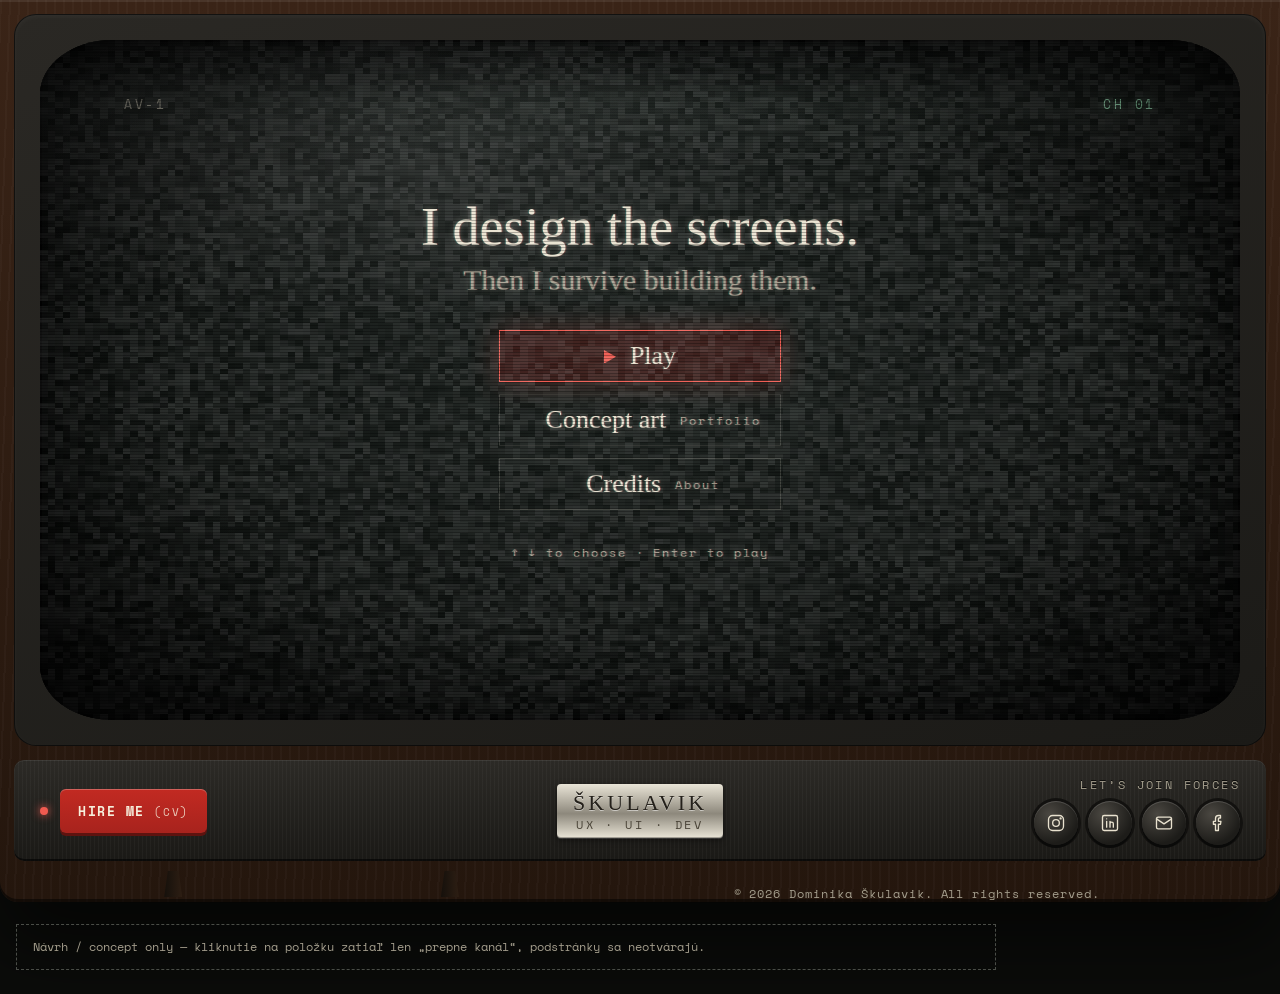
<file: concepts/tv.html>
<!doctype html>
<html lang="en">
<head>
<meta charset="utf-8">
<meta name="viewport" content="width=device-width, initial-scale=1">
<meta name="robots" content="noindex">
<title>TV concept · Dominika Škulavik</title>
<link rel="preconnect" href="https://fonts.googleapis.com">
<link rel="preconnect" href="https://fonts.gstatic.com" crossorigin>
<link rel="stylesheet" href="https://fonts.googleapis.com/css2?family=IM+Fell+English+SC&family=Space+Mono:wght@400;700&family=Special+Elite&display=swap">
<style>
/* =========================================================
   NÁVRH: stránka ako starý televízor (len koncept, nie je na webe)
   ========================================================= */
:root {
  --bg: #0b0c0a;
  --text: #e9e2cf;
  --muted: #a39d8c;
  --red: #ef5a50;
  --red-dark: #a8231d;
  --red-bg: #1c1614;
  --teal: #14b3ac;
  --cream: #f6efdc;

  /* skrinka televízora */
  --wood-1: #3a2417;
  --wood-2: #24160d;
  --plastic: #1b1a17;
  --plastic-2: #2a2824;
  --chrome-1: #e9e4d6;
  --chrome-2: #8d887c;

  --font-display: 'IM Fell English SC', Georgia, serif;
  --font-mono: 'Space Mono', ui-monospace, monospace;
  --font-type: 'Special Elite', 'Courier New', monospace;
}
* { box-sizing: border-box; }
html { background: var(--bg); }
body {
  margin: 0;
  min-height: 100vh;
  display: grid;
  place-items: center;
  padding: 24px 16px 32px;
  font-family: var(--font-mono);
  color: var(--text);
  /* tmavá izba, svetlo z televízora */
  background: radial-gradient(ellipse 70% 55% at 50% 42%, rgba(120, 140, 130, 0.12), transparent 70%), var(--bg);
}
:focus-visible { outline: 2px solid var(--teal); outline-offset: 3px; }
.visually-hidden { position: absolute; width: 1px; height: 1px; overflow: hidden; clip: rect(0 0 0 0); white-space: nowrap; }

/* ---------- skrinka ---------- */
.tv {
  width: min(100%, 980px);
  padding: 14px 14px 0;
  border-radius: 28px 28px 18px 18px;
  background:
    repeating-linear-gradient(92deg, rgba(255,255,255,0.025) 0 2px, transparent 2px 9px),
    linear-gradient(180deg, var(--wood-1), var(--wood-2));
  box-shadow:
    inset 0 2px 0 rgba(255,255,255,0.08),
    inset 0 -3px 0 rgba(0,0,0,0.5),
    0 40px 80px rgba(0,0,0,0.6);
}
.tv__bezel {
  padding: clamp(10px, 2.4vw, 26px);
  border-radius: 22px;
  background: linear-gradient(160deg, var(--plastic-2), var(--plastic));
  box-shadow: inset 0 0 0 1px rgba(0,0,0,0.6), inset 0 2px 6px rgba(255,255,255,0.05);
}

/* ---------- obrazovka (CRT) ---------- */
.screen {
  position: relative;
  aspect-ratio: 4 / 3;
  overflow: hidden;
  border-radius: 6% / 8%;   /* vypuklé sklo */
  background: radial-gradient(ellipse at 50% 45%, #1a201d 0%, #0b0e0c 70%, #050605 100%);
  box-shadow: inset 0 0 60px rgba(0,0,0,0.9), inset 0 0 0 2px #000;
  isolation: isolate;
}

/* šum, riadky, vinetácia, odlesk skla */
.screen__noise { position: absolute; inset: 0; width: 100%; height: 100%; opacity: 0.13; mix-blend-mode: screen; image-rendering: pixelated; z-index: 2; pointer-events: none; }
.screen::before {
  content: ""; position: absolute; inset: 0; z-index: 3; pointer-events: none;
  background: repeating-linear-gradient(180deg, rgba(0,0,0,0.28) 0 1px, transparent 1px 3px);
}
.screen::after {
  content: ""; position: absolute; inset: 0; z-index: 4; pointer-events: none;
  background:
    radial-gradient(ellipse 60% 40% at 30% 18%, rgba(255,255,255,0.07), transparent 60%),
    radial-gradient(ellipse at center, transparent 55%, rgba(0,0,0,0.75) 100%);
}
.screen__roll { /* pomaly bežiaci svetlejší pás ako na starej telke */
  position: absolute; left: 0; right: 0; height: 18%; z-index: 3; pointer-events: none;
  background: linear-gradient(180deg, transparent, rgba(200,230,215,0.05), transparent);
  animation: roll 7s linear infinite;
}
@keyframes roll { from { top: -20%; } to { top: 110%; } }

.screen__content {
  position: relative; z-index: 1;
  height: 100%;
  display: flex; flex-direction: column; align-items: center; justify-content: center;
  gap: clamp(18px, 4vw, 34px);
  padding: 8% 7%;
  text-align: center;
  animation: jitter 5s steps(1) infinite;
  text-shadow: 0 0 6px rgba(233, 226, 207, 0.35), 1px 0 0 rgba(239, 90, 80, 0.35), -1px 0 0 rgba(20, 179, 172, 0.3);
}
@keyframes jitter { 0%, 96%, 100% { transform: none; } 97% { transform: translateX(2px) skewX(-1deg); } 98% { transform: translateX(-1px); } }

.osd { position: absolute; top: 6%; right: 7%; z-index: 1; font-size: 13px; letter-spacing: 0.2em; color: #9be8b9; text-shadow: 0 0 8px rgba(155,232,185,0.6); }
.osd--left { left: 7%; right: auto; color: var(--muted); text-shadow: none; }

.title { margin: 0; font-family: var(--font-display); font-weight: 400; font-size: clamp(26px, 5vw, 54px); line-height: 1.05; text-wrap: balance; }
.title span { display: block; color: var(--muted); font-size: 0.55em; margin-top: 10px; }

/* ---------- menu na obrazovke ---------- */
.menu { list-style: none; margin: 0; padding: 0; display: grid; gap: 12px; width: min(100%, 360px); }
.menu__item {
  width: 100%;
  min-height: 52px;
  padding: 0 20px;
  display: flex; align-items: center; justify-content: center; gap: 14px;
  border: 1.5px solid rgba(233, 226, 207, 0.18);
  background: transparent;
  color: var(--text);
  font: 400 clamp(20px, 3vw, 26px) var(--font-display);
  text-shadow: inherit;
  cursor: pointer;
  transition: border-color 0.15s, background 0.15s, transform 0.15s;
}
.menu__item small { font: 12px var(--font-mono); letter-spacing: 0.16em; color: var(--muted); }
.menu__arrow { width: 12px; flex: none; color: var(--red); visibility: hidden; }
/* zvýraznená položka (Play) – ako dnešné tlačidlo Start */
.menu__item[aria-current="true"] {
  border-color: var(--red);
  background: rgba(168, 35, 29, 0.25);
  box-shadow: 0 0 28px rgba(239, 90, 80, 0.25);
}
.menu__item[aria-current="true"] .menu__arrow { visibility: visible; animation: blink 1.2s steps(1) infinite; }
/* ostatné: hover z prvej verzie (červený rámik, tmavé pozadie, posun hore) */
.menu__item:hover:not([aria-current="true"]) { border-color: var(--red); background: var(--red-bg); transform: translateY(-2px); }
@keyframes blink { 50% { opacity: 0; } }
.hint { margin: 0; font-size: 12px; letter-spacing: 0.16em; color: var(--muted); }

/* prepínanie kanálov: zrnenie cez celú obrazovku */
.screen.is-switching .screen__noise { opacity: 0.9; }
.screen.is-switching .screen__content { opacity: 0; }
.screen.is-off .screen__content, .screen.is-off .osd { opacity: 0; }
.screen.is-on .screen__content { animation: power-on 0.6s ease-out, jitter 5s steps(1) 0.6s infinite; }
@keyframes power-on { 0% { transform: scale(1, 0.004); filter: brightness(4); } 50% { transform: scale(1, 0.004); } 100% { transform: none; filter: none; } }

/* ---------- spodná lišta = pätička ---------- */
.panel {
  margin-top: 14px;
  padding: 16px clamp(12px, 2.4vw, 26px);
  border-radius: 10px;
  background:
    repeating-linear-gradient(90deg, rgba(255,255,255,0.03) 0 1px, transparent 1px 4px),
    linear-gradient(180deg, #2c2a26, #1a1916);
  box-shadow: inset 0 1px 0 rgba(255,255,255,0.08), inset 0 -2px 0 rgba(0,0,0,0.6);
  display: grid;
  grid-template-columns: 1fr auto 1fr;
  align-items: center;
  gap: 16px;
}
.panel__label { display: block; margin-bottom: 8px; font-size: 12px; letter-spacing: 0.2em; text-transform: uppercase; color: var(--muted); text-shadow: 0 -1px 0 rgba(0,0,0,0.8); }

/* Hire me = veľké vypínacie tlačidlo */
.power { justify-self: start; display: flex; align-items: center; gap: 12px; }
.power__btn {
  display: inline-flex; align-items: center; gap: 10px;
  min-height: 44px; padding: 0 18px;
  border-radius: 6px;
  background: linear-gradient(180deg, #c22a22, var(--red-dark));
  color: var(--cream);
  font: 700 13px var(--font-mono); letter-spacing: 0.12em; text-transform: uppercase; text-decoration: none;
  box-shadow: 0 3px 0 #5e130f, inset 0 1px 0 rgba(255,255,255,0.25);
  transition: transform 0.08s, box-shadow 0.08s;
}
.power__btn:active { transform: translateY(3px); box-shadow: 0 0 0 #5e130f, inset 0 1px 0 rgba(255,255,255,0.25); }
.power__btn small { font-weight: 400; opacity: 0.8; }
.led { width: 8px; height: 8px; border-radius: 50%; background: var(--red); box-shadow: 0 0 8px var(--red); animation: blink 2.4s steps(1) infinite; }

/* značka televízora = ja */
.badge {
  justify-self: center;
  padding: 6px 16px 5px;
  border-radius: 4px;
  background: linear-gradient(180deg, var(--chrome-1), var(--chrome-2) 55%, var(--chrome-1));
  color: #24201a;
  text-align: center;
  box-shadow: 0 1px 0 rgba(255,255,255,0.15), inset 0 -1px 0 rgba(0,0,0,0.3), 0 2px 6px rgba(0,0,0,0.5);
  text-decoration: none;
}
.badge__name { display: block; font: 400 clamp(17px, 2.2vw, 22px) var(--font-display); letter-spacing: 0.14em; text-shadow: 0 1px 0 rgba(255,255,255,0.5); }
.badge__model { display: block; font-size: 12px; letter-spacing: 0.24em; color: #4a4438; }

/* 4 gombíky = sociálne siete */
.knobs { justify-self: end; text-align: right; }
.knobs ul { list-style: none; margin: 0; padding: 0; display: flex; gap: 10px; justify-content: flex-end; }
.knob {
  width: 44px; height: 44px;
  display: grid; place-items: center;
  border-radius: 50%;
  background: radial-gradient(circle at 35% 30%, #4a4741, #1d1c19 70%);
  color: var(--text);
  box-shadow: 0 3px 0 #0a0a09, inset 0 1px 0 rgba(255,255,255,0.15), 0 0 0 3px #12110f;
  transition: transform 0.25s, color 0.15s;
}
.knob:hover { color: var(--red); transform: rotate(-35deg); }
.knob:active { transform: rotate(-35deg) translateY(2px); box-shadow: 0 1px 0 #0a0a09, 0 0 0 3px #12110f; }

/* nožičky a copyright pod televízorom */
.tv__base { display: flex; justify-content: space-between; padding: 10px 12% 0; }
.tv__leg { width: 18px; height: 26px; background: linear-gradient(90deg, #15100b, #2d1e13); clip-path: polygon(20% 0, 80% 0, 100% 100%, 0 100%); }
.legal { margin: 14px 0 0; text-align: center; font-size: 12px; letter-spacing: 0.08em; color: var(--muted); }

.note { max-width: 980px; margin: 22px auto 0; padding: 12px 16px; border: 1px dashed #4a4d47; font-size: 12px; line-height: 1.7; color: var(--muted); }

/* TV na šírku: skrinka cez celú šírku okna, obrazovka vyplní výšku */
@media (orientation: landscape) {
  body { display: block; place-items: normal; padding: 0 0 24px; }
  .tv { width: 100%; border-radius: 0 0 18px 18px; padding: 14px 14px 0; }
  .screen { aspect-ratio: auto; height: calc(100vh - 220px); min-height: 360px; }
  .legal, .note { margin-left: 16px; margin-right: 16px; }
}

/* tlačidlo B a reproduktor patria len Game Boyu */
.pad-b, .speaker { display: none; }

/* =========================================================
   GAME BOY: obrazovky vyššie ako širšie (mobil na výšku)
   ========================================================= */
@media (orientation: portrait) {
  :root {
    --gb-body: #cfccc3;
    --gb-body-2: #b9b5aa;
    --gb-bezel: #5c5e6c;
    --gb-0: #0f380f;   /* 4 odtiene zelenej ako na starom LCD */
    --gb-1: #306230;
    --gb-2: #8bac0f;
    --gb-3: #9bbc0f;
    --gb-ink: #2e3478;
  }
  body { padding: 16px 12px 24px; }
  .tv {
    width: min(100%, 440px);
    padding: 18px 18px 26px;
    border-radius: 14px 14px 64px 14px;
    background: linear-gradient(160deg, var(--gb-body), var(--gb-body-2));
    box-shadow: inset 0 2px 0 rgba(255,255,255,0.5), inset -4px -6px 0 rgba(0,0,0,0.12), 0 30px 60px rgba(0,0,0,0.6);
  }
  .tv__base { display: none; }

  /* tmavý rámik okolo displeja s kontrolkou */
  .tv__bezel {
    position: relative;
    padding: 22px 26px 26px 34px;
    border-radius: 10px 10px 40px 10px;
    background: var(--gb-bezel);
    box-shadow: inset 0 2px 4px rgba(0,0,0,0.4);
  }
  .tv__bezel::before { /* kontrolka napájania */
    content: ""; position: absolute; left: 12px; top: 42%;
    width: 8px; height: 8px; border-radius: 50%;
    background: var(--red); box-shadow: 0 0 8px var(--red);
  }

  /* zelený LCD namiesto CRT */
  .screen {
    aspect-ratio: auto; min-height: 420px;
    border-radius: 3px;
    background: var(--gb-3);
    box-shadow: inset 0 0 0 2px rgba(15,56,15,0.25), inset 0 0 30px rgba(15,56,15,0.35);
  }
  .screen__noise { opacity: 0.07; mix-blend-mode: multiply; }
  .screen::before { background: repeating-linear-gradient(90deg, rgba(15,56,15,0.06) 0 1px, transparent 1px 3px), repeating-linear-gradient(180deg, rgba(15,56,15,0.06) 0 1px, transparent 1px 3px); }
  .screen::after { background: none; }
  .screen__roll { display: none; }
  .screen__content, .screen.is-on .screen__content { padding: 72px 18px 28px; gap: 18px; color: var(--gb-0); text-shadow: none; animation: none; }
  .osd { color: var(--gb-0); text-shadow: none; }
  .osd--left { color: var(--gb-1); }
  .title { font-size: 28px; }
  .title span { color: var(--gb-1); }
  .menu { gap: 8px; }
  .menu__item {
    flex-wrap: wrap; column-gap: 10px; row-gap: 0;
    min-height: 48px; padding: 6px 14px;
    border: 2px solid var(--gb-1); color: var(--gb-0); font-size: 22px;
  }
  .menu__item small { flex-basis: 100%; color: var(--gb-1); }
  .menu__arrow { color: var(--gb-3); }
  .menu__item[aria-current="true"] { border-color: var(--gb-0); background: var(--gb-0); color: var(--gb-3); box-shadow: none; }
  .menu__item[aria-current="true"] small { color: var(--gb-2); }
  .menu__item:hover:not([aria-current="true"]) { border-color: var(--gb-0); background: var(--gb-2); }
  .hint { display: none; } /* na mobile nie je klávesnica */
  :focus-visible { outline-color: var(--gb-ink); }
  .screen :focus-visible { outline-color: var(--gb-0); }

  /* ovládanie pod displejom = pätička */
  .panel {
    margin-top: 0; padding: 0;
    background: none; box-shadow: none; border-radius: 0;
    grid-template-columns: 1fr 1fr;
    grid-template-areas: "badge badge" "pad ab" "pad speaker";
    gap: 18px 8px;
  }
  .badge {
    grid-area: badge; justify-self: start;
    margin: 12px 0 0 4px; padding: 0;
    background: none; box-shadow: none; text-align: left;
    color: var(--gb-ink);
  }
  .badge__name { font-size: 24px; font-style: italic; letter-spacing: 0.06em; text-shadow: none; }
  .badge__model { color: var(--gb-ink); font-size: 12px; letter-spacing: 0.3em; }

  /* D-pad = 4 sociálne siete */
  .knobs { grid-area: pad; justify-self: start; text-align: left; min-width: 0; }
  .panel__label { color: #5e5a50; text-shadow: 0 1px 0 rgba(255,255,255,0.4); letter-spacing: 0.1em; white-space: nowrap; }
  .knobs ul { display: grid; grid-template-columns: repeat(3, 44px); grid-template-rows: repeat(3, 44px); gap: 0; }
  .knobs ul::before { content: ""; grid-area: 2 / 2; background: #26262b; } /* stred kríža */
  .knobs li:nth-child(1) { grid-area: 1 / 2; } /* hore */
  .knobs li:nth-child(2) { grid-area: 2 / 3; } /* vpravo */
  .knobs li:nth-child(3) { grid-area: 3 / 2; } /* dole */
  .knobs li:nth-child(4) { grid-area: 2 / 1; } /* vľavo */
  .knob {
    width: 44px; height: 44px; border-radius: 4px;
    background: #26262b; color: #b9b6c4;
    box-shadow: 0 3px 0 #111114;
  }
  .knobs li:nth-child(1) .knob { border-radius: 4px 4px 0 0; }
  .knobs li:nth-child(2) .knob { border-radius: 0 4px 4px 0; }
  .knobs li:nth-child(3) .knob { border-radius: 0 0 4px 4px; }
  .knobs li:nth-child(4) .knob { border-radius: 4px 0 0 4px; }
  .knob:hover { color: var(--red); transform: none; }
  .knob:active { transform: translateY(2px); box-shadow: 0 1px 0 #111114; }

  /* A = Hire me, B = Pause, šikmo ako na konzole */
  .power { grid-area: ab; justify-self: end; align-self: start; gap: 18px; padding: 22px 34px 0 0; transform: rotate(-24deg); }
  .led { display: none; }
  .power__btn, .pad-b {
    position: relative;
    display: grid; place-items: center;
    width: 58px; height: 58px; min-height: 0; padding: 0;
    border: 0; border-radius: 50%;
    background: radial-gradient(circle at 35% 30%, #c2306a, #8a1c4a 70%);
    box-shadow: 0 4px 0 #4f0f2a, inset 0 1px 0 rgba(255,255,255,0.3);
  }
  .pad-b { margin-top: 30px; }
  .power__btn:active, .pad-b:active { transform: translateY(3px); box-shadow: 0 1px 0 #4f0f2a; }
  .btn-label {
    position: absolute; top: calc(100% + 8px); left: 50%; transform: translateX(-50%);
    white-space: nowrap;
    font: 700 12px var(--font-mono); letter-spacing: 0.08em; text-transform: uppercase;
    color: var(--gb-ink);
  }
  .btn-label small { font-weight: 400; opacity: 1; }

  /* reproduktor: šikmé štrbiny vpravo dole */
  .speaker { grid-area: speaker; justify-self: end; align-self: end; display: flex; gap: 7px; transform: rotate(-28deg); margin: 16px 10px 0 0; }
  .speaker span { width: 6px; height: 46px; border-radius: 3px; background: #8f8b80; box-shadow: inset 0 2px 2px rgba(0,0,0,0.35); }
}

.motion-off .screen__roll, .motion-off .screen__content, .motion-off .menu__arrow, .motion-off .led { animation: none !important; }

/* ---------- menej pohybu ---------- */
@media (prefers-reduced-motion: reduce) {
  .screen__roll, .screen__content, .menu__arrow, .led { animation: none !important; }
  .screen__noise { opacity: 0.06; }
}
</style>
</head>
<body>

<main>
  <div class="tv">
    <div class="tv__bezel">
      <div class="screen is-off" id="screen">
        <canvas class="screen__noise" id="noise" aria-hidden="true"></canvas>
        <div class="screen__roll" aria-hidden="true"></div>
        <p class="osd osd--left" aria-hidden="true">AV-1</p>
        <p class="osd" id="osd" aria-hidden="true">CH 01</p>

        <div class="screen__content" id="content">
          <h1 class="title">I design the screens. <span>Then I survive building them.</span></h1>
          <nav aria-label="Main">
            <ul class="menu" id="menu">
              <li><button class="menu__item" type="button" aria-current="true" data-ch="02" data-to="Game library">
                <svg class="menu__arrow" viewBox="0 0 14 16" aria-hidden="true"><path d="M0 0 L14 8 L0 16 Z" fill="currentColor"/></svg>Play</button></li>
              <li><button class="menu__item" type="button" data-ch="03" data-to="Concept art">
                <svg class="menu__arrow" viewBox="0 0 14 16" aria-hidden="true"><path d="M0 0 L14 8 L0 16 Z" fill="currentColor"/></svg>Concept art <small>Portfolio</small></button></li>
              <li><button class="menu__item" type="button" data-ch="04" data-to="Credits">
                <svg class="menu__arrow" viewBox="0 0 14 16" aria-hidden="true"><path d="M0 0 L14 8 L0 16 Z" fill="currentColor"/></svg>Credits <small>About</small></button></li>
            </ul>
          </nav>
          <p class="hint">↑ ↓ to choose · Enter to play</p>
        </div>
      </div>
    </div>

    <!-- spodná lišta televízora = pätička -->
    <footer class="panel">
      <!-- TV: vypínač vľavo · Game Boy: tlačidlá A a B -->
      <div class="power">
        <span class="led" aria-hidden="true"></span>
        <button class="pad-b" type="button" aria-pressed="false"><span class="btn-label">Pause</span><span class="visually-hidden"> animations</span></button>
        <a class="power__btn" href="../files/Dominika_Skulavikova_CV.pdf" download><span class="btn-label">Hire me <small>(CV)</small></span><span class="visually-hidden">, download PDF</span></a>
      </div>

      <a class="badge" href="#" aria-label="Dominika Škulavik — Home">
        <span class="badge__name">ŠKULAVIK</span>
        <span class="badge__model">UX · UI · DEV</span>
      </a>

      <div class="knobs">
        <span class="panel__label" id="join">Let’s join forces</span>
        <ul aria-labelledby="join">
          <li><a class="knob" href="https://www.instagram.com/_shychill_/" target="_blank" rel="noopener"><svg width="20" height="20" viewBox="0 0 24 24" fill="none" stroke="currentColor" stroke-width="1.6" stroke-linecap="round" stroke-linejoin="round" aria-hidden="true"><rect x="3" y="3" width="18" height="18" rx="5"/><circle cx="12" cy="12" r="4"/><circle cx="17.5" cy="6.5" r="0.6" fill="currentColor"/></svg><span class="visually-hidden">Instagram (opens in a new tab)</span></a></li>
          <li><a class="knob" href="https://www.linkedin.com/in/dominika-%C5%A1kulavikov%C3%A1-287928238/" target="_blank" rel="noopener"><svg width="20" height="20" viewBox="0 0 24 24" fill="none" stroke="currentColor" stroke-width="1.6" stroke-linecap="round" stroke-linejoin="round" aria-hidden="true"><rect x="3" y="3" width="18" height="18" rx="2"/><path d="M8 10v7M8 7v.01M12 17v-4a2 2 0 0 1 4 0v4M12 10v7"/></svg><span class="visually-hidden">LinkedIn (opens in a new tab)</span></a></li>
          <li><a class="knob" href="mailto:skulavikova.d@gmail.com"><svg width="20" height="20" viewBox="0 0 24 24" fill="none" stroke="currentColor" stroke-width="1.6" stroke-linecap="round" stroke-linejoin="round" aria-hidden="true"><rect x="3" y="5" width="18" height="14" rx="2"/><path d="m3 7 9 6 9-6"/></svg><span class="visually-hidden">Email</span></a></li>
          <li><a class="knob" href="https://www.facebook.com/Little.Domka" target="_blank" rel="noopener"><svg width="20" height="20" viewBox="0 0 24 24" fill="none" stroke="currentColor" stroke-width="1.6" stroke-linecap="round" stroke-linejoin="round" aria-hidden="true"><path d="M15 3h-2.5A3.5 3.5 0 0 0 9 6.5V10H6.5v3.5H9V21h3.5v-7.5H15l.5-3.5h-3V7a1 1 0 0 1 1-1H15z"/></svg><span class="visually-hidden">Facebook (opens in a new tab)</span></a></li>
        </ul>
      </div>
    <div class="speaker" aria-hidden="true"><span></span><span></span><span></span><span></span><span></span><span></span></div>
    </footer>
    <div class="tv__base" aria-hidden="true"><span class="tv__leg"></span><span class="tv__leg"></span>
      <p class="legal">© 2026 Dominika Škulavik. All rights reserved.</p>
    </div>
  </div>
  <p class="note">Návrh / concept only — kliknutie na položku zatiaľ len „prepne kanál“, podstránky sa neotvárajú.</p>
</main>

<script>
(function () {
  'use strict';
  const reduced = window.matchMedia('(prefers-reduced-motion: reduce)').matches;
  const screen = document.getElementById('screen');
  const osd = document.getElementById('osd');
  const items = Array.from(document.querySelectorAll('.menu__item'));

  /* šum: malé plátno s náhodnými pixelmi, roztiahnuté cez obrazovku */
  const canvas = document.getElementById('noise');
  const ctx = canvas.getContext('2d');
  canvas.width = 160; canvas.height = 120;
  const img = ctx.createImageData(canvas.width, canvas.height);
  function drawNoise() {
    const d = img.data;
    for (let i = 0; i < d.length; i += 4) {
      const v = Math.random() * 255 | 0;
      d[i] = d[i + 1] = d[i + 2] = v; d[i + 3] = 255;
    }
    ctx.putImageData(img, 0, 0);
  }
  let last = 0, paused = false;

  /* tlačidlo B na Game Boyi: Pause / Play animations */
  const padB = document.querySelector('.pad-b');
  padB.addEventListener('click', function () {
    paused = !paused;
    document.documentElement.classList.toggle('motion-off', paused);
    padB.setAttribute('aria-pressed', String(paused));
    padB.querySelector('.btn-label').textContent = paused ? 'Play' : 'Pause';
  });
  function loop(t) {
    if (t - last > 50 && !paused) { drawNoise(); last = t; } // ~20 fps stačí, šetrí batériu
    requestAnimationFrame(loop);
  }
  drawNoise();
  if (!reduced) requestAnimationFrame(loop);

  /* zapnutie televízora */
  setTimeout(function () {
    screen.classList.remove('is-off');
    if (!reduced) screen.classList.add('is-on');
  }, reduced ? 0 : 300);

  /* výber položky: šípky ako v hernom menu, zvýraznenie ide za kurzorom */
  function select(i) {
    items.forEach(function (b, j) { b.toggleAttribute('aria-current', false); if (j === i) b.setAttribute('aria-current', 'true'); });
  }
  items.forEach(function (b, i) {
    b.addEventListener('focus', function () { select(i); });
    b.addEventListener('click', function () { switchChannel(b); });
  });
  document.addEventListener('keydown', function (e) {
    const cur = items.findIndex(function (b) { return b.hasAttribute('aria-current'); });
    if (e.key === 'ArrowDown' || e.key === 'ArrowUp') {
      e.preventDefault();
      const next = (cur + (e.key === 'ArrowDown' ? 1 : items.length - 1)) % items.length;
      items[next].focus();
    }
  });

  /* „prepnutie kanála“: chvíľu zrnenie, potom späť (v návrhu sa nikam nejde) */
  function switchChannel(b) {
    osd.textContent = 'CH ' + b.dataset.ch;
    if (reduced) return;
    screen.classList.add('is-switching');
    setTimeout(function () { screen.classList.remove('is-switching'); }, 450);
  }
})();
</script>
</body>
</html>
</file>
<file: css/style.css>
/* =========================================================
   Dominika Škulavíková — Survival Horror Portfolio
   Spoločné štýly pre všetky stránky
   ========================================================= */

/* ---------- 1. Premenné (farby, písma) ---------- */
:root {
  --bg: #0b0c0a;
  --panel: #101210;
  --panel-2: #121412;
  --panel-3: #0e100e;
  --panel-alt: #0f110f;
  --line: #2a2d29;
  --line-2: #3a3d38;
  --line-dash: #4a4d47;

  --text: #e9e2cf;
  --text-soft: #d8cfb7;
  --text-body: #c9c2ae;
  --muted: #a39d8c;

  --red: #ef5a50;
  --red-hover: #ff7c72;
  --red-dark: #a8231d;
  --red-darker: #c22a22;
  --red-bg: #1c1614;

  --teal: #14b3ac;
  --teal-bg: #0f1c1b;
  --amber: #f0a24a;

  --paper: #e8dfc6;
  --paper-light: #f3ecd9;
  --paper-dark: #ddd3b8;
  --paper-line: #c3b89c;
  --paper-border: #9a8f78;
  --ink: #2b2620;
  --ink-muted: #62594a;
  --ink-label: #5b5242;
  --ink-red: #9c1f19;
  --cream: #f6efdc;

  --font-display: 'IM Fell English SC', Georgia, serif;
  --font-mono: 'Space Mono', ui-monospace, monospace;
  --font-type: 'Special Elite', 'Courier New', monospace;

  --gutter: clamp(16px, 4vw, 56px);
  --shadow-paper: 0 18px 40px rgba(0, 0, 0, 0.55);
}

/* ---------- 2. Základ ---------- */
*,
*::before,
*::after { box-sizing: border-box; }

html { -webkit-text-size-adjust: 100%; background-color: var(--bg); scroll-padding-top: 96px; /* fokus sa neschová pod sticky hlavičku */ }

body {
  margin: 0;
  min-height: 100vh;
  display: flex;
  flex-direction: column;
  background-color: transparent; /* farbu nesie <html>, inak by prekryla hviezdičky */
  color: var(--text);
  font-family: var(--font-mono);
}
/* hviezdičky na pozadí: pevná vrstva, obsah sa posúva po nej
   (namiesto background-attachment: fixed, ktoré iOS nepodporuje) */
body::before {
  content: "";
  position: fixed;
  inset: 0;
  z-index: -1;
  pointer-events: none;
  background-image:
    radial-gradient(1px 1px at 8% 12%, var(--text) 50%, transparent 51%),
    radial-gradient(1px 1px at 27% 64%, var(--muted) 50%, transparent 51%),
    radial-gradient(1.5px 1.5px at 43% 22%, var(--text) 50%, transparent 51%),
    radial-gradient(1px 1px at 61% 81%, var(--muted) 50%, transparent 51%),
    radial-gradient(1px 1px at 76% 9%, var(--text) 50%, transparent 51%),
    radial-gradient(1.5px 1.5px at 88% 47%, var(--teal) 50%, transparent 51%),
    radial-gradient(1px 1px at 17% 89%, var(--text) 50%, transparent 51%),
    radial-gradient(1px 1px at 52% 50%, var(--muted) 50%, transparent 51%),
    radial-gradient(1px 1px at 95% 92%, var(--text) 50%, transparent 51%);
  background-size: 420px 420px;
}

a { color: var(--red); }
a:hover { color: var(--red-hover); }

*:focus-visible { outline: 2px solid var(--teal); outline-offset: 3px; }
/* na svetlom papieri a priečinkoch je tyrkysová neviditeľná: tmavý obrys */
.paper :focus-visible, .dossier :focus-visible, .folder:focus-visible { outline-color: var(--ink); }
.folder:focus-visible { outline-color: var(--paper-light); }
/* odkazy na papieri: tmavočervená namiesto jasnej (kontrast 6:1) */
.paper a { color: var(--ink-red); }

img, svg { max-width: 100%; }

button { font-family: inherit; cursor: pointer; }

[hidden] { display: none !important; }

.visually-hidden {
  position: absolute; width: 1px; height: 1px; padding: 0; margin: -1px;
  overflow: hidden; clip: rect(0 0 0 0); white-space: nowrap; border: 0;
}

.skip-link {
  position: absolute; left: 16px; top: -60px; z-index: 30;
  padding: 10px 16px; background: var(--red-dark); color: var(--cream);
  text-decoration: none; font-size: 13px;
}
.skip-link:focus { top: 16px; color: var(--cream); }

/* ---------- 3. Hlavička a navigácia ---------- */
.site-header {
  display: flex;
  flex-wrap: wrap;
  align-items: center;
  justify-content: space-between;
  gap: 4px 32px;
  padding: 10px var(--gutter);
  border-bottom: 1px solid rgba(233, 226, 207, 0.08);
  /* sklenený efekt */
  position: sticky;
  top: 0;
  z-index: 20;
  background: rgba(11, 12, 10, 0.55);
  -webkit-backdrop-filter: blur(12px) saturate(140%);
  backdrop-filter: blur(12px) saturate(140%);
  box-shadow: 0 8px 24px rgba(0, 0, 0, 0.25);
}

.brand {
  display: flex;
  align-items: center;
  gap: 12px;
  text-decoration: none;
  color: var(--text);
}
.brand:hover { color: var(--text); }
.menu-open .brand { position: relative; z-index: 2; } /* iniciály ostanú vidieť aj nad menu */

/* iniciály (rovnaké ako favicon): na mobile namiesto celého mena */
.brand__mark {
  width: 40px;
  height: 40px;
  border: 1.5px solid var(--red);
  display: grid;
  place-items: center;
  font-family: Georgia, serif;
  font-size: 17px;
  color: var(--red);
}
.brand__name { display: none; font-family: var(--font-display); font-size: 20px; line-height: 1.1; }

/* hamburger: len na mobile */
.menu-toggle {
  position: relative;
  z-index: 2;
  width: 44px;
  height: 44px;
  margin-right: -10px;
  padding: 0;
  border: none;
  background: none;
  color: var(--text);
  display: grid;
  place-items: center;
}
.menu-toggle__bars,
.menu-toggle__bars::before,
.menu-toggle__bars::after {
  display: block;
  width: 22px;
  height: 2px;
  background: currentColor;
  transition: transform 0.25s, background-color 0.25s;
}
.menu-toggle__bars { position: relative; }
.menu-toggle__bars::before,
.menu-toggle__bars::after { content: ""; position: absolute; left: 0; }
.menu-toggle__bars::before { top: -7px; }
.menu-toggle__bars::after { top: 7px; }
.menu-toggle[aria-expanded="true"] .menu-toggle__bars { background-color: transparent; }
.menu-toggle[aria-expanded="true"] .menu-toggle__bars::before { transform: translateY(7px) rotate(45deg); }
.menu-toggle[aria-expanded="true"] .menu-toggle__bars::after { transform: translateY(-7px) rotate(-45deg); }

/* menu na mobile: celá obrazovka, podstránky veľkým písmom */
.main-nav { display: none; }
.menu-open { overflow: hidden; }
.menu-open .site-header {
  /* backdrop-filter by uväznil fixed menu vo vnútri hlavičky */
  -webkit-backdrop-filter: none;
  backdrop-filter: none;
  background: var(--bg);
}
.menu-open .main-nav {
  position: fixed;
  inset: 0;
  z-index: 1;
  display: flex;
  flex-direction: column;
  justify-content: center;
  gap: 8px;
  padding: 96px var(--gutter) 48px;
  background: var(--bg);
  animation: menu-in 0.25s ease-out;
}
@keyframes menu-in { from { opacity: 0; } }
.menu-open .main-nav a {
  align-self: flex-start;
  min-height: 64px;
  padding: 0;
  font-family: var(--font-display);
  font-size: 40px;
  letter-spacing: 0;
  text-transform: none;
}

.main-nav a {
  display: flex;
  align-items: center;
  min-height: 44px;
  padding: 0 14px;
  font-size: 13px;
  letter-spacing: 0.14em;
  text-transform: uppercase;
  text-decoration: none;
  color: var(--muted);
  position: relative;
  transition: color 0.15s;
}
.main-nav a:hover { color: var(--text); }
.main-nav a[aria-current="page"] { color: var(--text); }

/* tablet a desktop: celé meno a menu v riadku */
@media (min-width: 641px) {
  .menu-toggle { display: none; }
  .brand__name { display: block; }
  .main-nav { display: flex; flex-wrap: wrap; gap: 4px; }
}

/* červená palička pod aktuálnou stránkou; pri prechode sa presunie na novú */
.nav-indicator {
  position: absolute;
  left: 0;
  right: 0;
  bottom: 0;
  height: 2px;
  background: var(--red);
  view-transition-name: nav-indicator;
}

/* ---------- Plynulé prechody medzi stránkami (View Transitions) ---------- */
@view-transition { navigation: auto; }

/* hlavička ostáva stáť, mení sa len obsah pod ňou */
.site-header { view-transition-name: site-header; }

::view-transition-group(nav-indicator) {
  animation-duration: 0.45s;
  animation-timing-function: cubic-bezier(0.65, 0, 0.35, 1);
}
::view-transition-old(root) { animation: page-out 0.2s ease-in both; }
::view-transition-new(root) { animation: page-in 0.35s ease-out 0.08s both; }

@keyframes page-out { to { opacity: 0; } }
@keyframes page-in { from { opacity: 0; transform: translateY(8px); } }

/* prehliadače bez View Transitions: obsah aspoň jemne nabehne */
@supports not (view-transition-name: none) {
  .page { animation: page-in 0.35s ease-out both; }
}

@media (prefers-reduced-motion: reduce) {
  ::view-transition-group(*),
  ::view-transition-old(*),
  ::view-transition-new(*) { animation: none !important; }
  .page { animation: none; }
}

/* ---------- 4. Obsah a päta ---------- */
.page {
  flex: 1;
  width: 100%;
  max-width: 1320px;
  margin: 0 auto;
  padding: 40px var(--gutter) 80px;
  display: flex;
  flex-direction: column;
  gap: 44px;
}

.page--tight { gap: 36px; }
.page--wide { gap: 48px; }

.stack { display: flex; flex-direction: column; gap: 14px; }
.stack--sm { gap: 10px; }

/* pätička: kontakt + CV na každej stránke */
.site-footer {
  margin-top: 40px;
  border-top: 1px solid var(--line);
  background: rgba(11, 12, 10, 0.92);
  scroll-margin-top: 80px;
}
.site-footer__inner {
  max-width: 1320px;
  margin: 0 auto;
  padding: 44px var(--gutter) 36px;
  display: flex;
  flex-wrap: wrap;
  justify-content: space-between;
  gap: 32px 48px;
}
.site-footer__title { margin: 0; font-family: var(--font-display); font-weight: 400; font-size: clamp(32px, 4vw, 48px); line-height: 1.05; }
.site-footer__actions { flex: 1 1 100%; display: flex; flex-wrap: wrap; justify-content: space-between; align-items: center; gap: 12px 8px; } /* mobil: tlačidlo vľavo, ikony vpravo */
/* mobil: tlačidlo a ikony v jednom riadku */
.site-footer .cta { padding: 0 12px; gap: 8px; letter-spacing: 0.1em; }
.site-footer .cta svg { display: none; }
.cta__meta { font-weight: 400; letter-spacing: 0.08em; opacity: 0.8; }
/* ikony kontaktov */
.social { margin: 0; padding: 0; list-style: none; display: flex; gap: 4px; }
.social__link { width: 40px; height: 40px; display: grid; place-items: center; border: 1px solid var(--line-2); color: var(--text); transition: color 0.15s, border-color 0.15s, background-color 0.15s; }
.social__link:hover { color: var(--red); border-color: var(--red); background: var(--red-bg); }
.site-footer__legal {
  max-width: 1320px;
  margin: 0 auto;
  padding: 16px var(--gutter) 24px;
  display: flex;
  flex-wrap: wrap;
  justify-content: space-between;
  gap: 8px 24px;
  border-top: 1px solid var(--line);
  font-size: 12px;
  color: var(--muted);
}

/* tlačidlo späť hore: v strede dole, len na dlhých stránkach po odscrollovaní */
.to-top {
  position: fixed;
  left: 50%;
  bottom: 20px;
  z-index: 15;
  width: 48px;
  height: 48px;
  margin-left: -24px;
  display: grid;
  place-items: center;
  border: 1px solid var(--line-2);
  border-radius: 50%;
  background: rgba(16, 18, 16, 0.85);
  -webkit-backdrop-filter: blur(8px);
  backdrop-filter: blur(8px);
  color: var(--text);
  box-shadow: 0 8px 24px rgba(0, 0, 0, 0.4);
  opacity: 0;
  transform: translateY(16px);
  pointer-events: none;
  transition: opacity 0.25s, transform 0.25s, border-color 0.15s;
}
.to-top.is-visible { opacity: 1; transform: none; pointer-events: auto; }
.to-top:hover { border-color: var(--red); }
@media (prefers-reduced-motion: reduce) {
  .to-top { transition: none; }
}

/* ---------- 5. Typografia ---------- */
.eyebrow { margin: 0; font-size: 12px; letter-spacing: 0.24em; color: var(--red); }

.display {
  margin: 0;
  font-family: var(--font-display);
  font-weight: 400;
  font-size: clamp(28px, 6vw, 76px); /* mobil: 28 px, aby nadpis nezabral 4 riadky */
  line-height: 1;
  text-wrap: balance;
}

.lead {
  margin: 0;
  max-width: 640px;
  font-size: 15px;
  line-height: 1.7;
  color: var(--text-body);
  text-wrap: pretty;
}

.h2 { margin: 0; font-family: var(--font-display); font-weight: 400; font-size: clamp(30px, 5vw, 40px); line-height: 1.1; }
.h2--sm { font-size: 32px; }

.label { font-size: 12px; letter-spacing: 0.2em; color: var(--muted); }
.label--teal { color: var(--teal); }

.typewriter { font-family: var(--font-type); }

.note { font-size: 12px; color: var(--muted); }

/* ---------- 6. Spoločné komponenty ---------- */
.intro {
  display: flex;
  flex-wrap: wrap;
  align-items: flex-end;
  justify-content: space-between;
  gap: 24px 32px;
}
.intro__text { flex: 999 1 520px; min-width: 0; display: flex; flex-direction: column; gap: 16px; }

.box { border: 1px solid var(--line); background: rgba(16, 18, 16, 0.92); }

.examine {
  border: 1px dashed var(--line-dash);
  background: var(--panel-3);
  padding: 16px 18px;
  display: flex;
  flex-direction: column;
  gap: 10px;
}

/* tabuľka údajov (role, platforma...) */
.meta-grid {
  margin: 0;
  display: grid;
  grid-template-columns: repeat(auto-fit, minmax(min(170px, 100%), 1fr));
  gap: 1px;
  background: var(--line);
  border: 1px solid var(--line);
}
.meta-grid > div {
  background: var(--panel-2);
  padding: 10px 14px;
  display: flex;
  flex-direction: column;
  gap: 4px;
}
.meta-grid dt { font-size: 12px; letter-spacing: 0.2em; color: var(--muted); }
.meta-grid dd { margin: 0; font-size: 13px; line-height: 1.4; }

/* tlačidlo s výzvou */
.cta {
  display: inline-flex;
  align-items: center;
  gap: 10px;
  min-height: 48px;
  padding: 0 22px;
  border: none;
  background: var(--red-dark);
  color: var(--cream);
  text-decoration: none;
  font-family: var(--font-mono);
  font-size: 13px;
  font-weight: 700;
  letter-spacing: 0.18em;
  text-transform: uppercase;
  transition: background 0.15s;
}
.cta:hover { background: var(--red-darker); color: var(--cream); }

/* papierová karta */
.paper {
  background: var(--paper);
  color: var(--ink);
  box-shadow: var(--shadow-paper);
}

/* prepínacie tlačidlo (výber hry, DLC, štatistika...) */
.pick {
  color: var(--text);
  text-align: left;
  border: 1px solid var(--line);
  background: var(--panel-alt);
  transition: border-color 0.15s, transform 0.15s, background 0.15s;
}
.pick:hover { border-color: var(--red); }
.pick[aria-pressed="true"] { border-color: var(--red); background: var(--red-bg); }
.pick--teal:hover { border-color: var(--teal); }
.pick--teal[aria-pressed="true"] { border-color: var(--teal); background: var(--teal-bg); }

/* ---------- 7. Animácie ---------- */
@keyframes flicker { 0%, 90%, 100% { opacity: 1; } 91% { opacity: 0.3; } 92% { opacity: 1; } 95% { opacity: 0.55; } 96% { opacity: 1; } }
@keyframes blink { 50% { opacity: 0; } }
@keyframes ecg { from { stroke-dashoffset: 520; } to { stroke-dashoffset: 0; } }
@keyframes glow { 0%, 100% { opacity: 0.55; } 50% { opacity: 1; } }
@keyframes pulse { 0%, 100% { opacity: 0.35; } 50% { opacity: 0.6; } }

.flicker { animation: flicker 7s infinite; }
.blink { animation: blink 1.2s steps(1) infinite; }
.ecg { stroke-dasharray: 260 260; animation: ecg 2.6s linear infinite; }
.glow { animation: glow 3s ease-in-out infinite; }
.radar-fill { animation: pulse 4s ease-in-out infinite; }

@media (prefers-reduced-motion: reduce) {
  .flicker, .blink, .ecg, .glow, .radar-fill { animation: none; }
  .radar-layer { transition: none; }
  .pick, .paper-card { transition: none; }
}

/* =========================================================
   HOME — Game library
   ========================================================= */
.home-hero .display { font-size: clamp(28px, 6vw, 80px); line-height: 0.98; }
.display__line { display: block; text-wrap: balance; }
.home-hero .intro__text { flex-basis: 560px; gap: 18px; }

.condition {
  flex: 1 1 280px;
  max-width: 360px;
  border: 1px solid var(--line);
  background: var(--panel);
  padding: 16px 18px;
  display: flex;
  flex-direction: column;
  gap: 10px;
}
.condition__head { display: flex; justify-content: space-between; font-size: 12px; letter-spacing: 0.18em; color: var(--muted); }
.condition__foot { display: flex; align-items: baseline; justify-content: space-between; gap: 12px; }
.condition__state { font-family: var(--font-display); font-size: 30px; color: var(--teal); }
.condition__note { font-size: 12px; color: var(--muted); text-align: right; }

.library { display: flex; flex-direction: column; }
.library__bar {
  display: flex;
  flex-wrap: wrap;
  align-items: center;
  justify-content: space-between;
  gap: 8px 24px;
  padding: 10px 16px;
  border-bottom: 1px solid var(--line);
}
/* breadcrumbs a späť */
.crumbs__list { margin: 0; padding: 0; list-style: none; display: flex; flex-wrap: wrap; align-items: center; gap: 4px 0; font-size: 12px; letter-spacing: 0.2em; text-transform: uppercase; }
.crumbs__list li { display: flex; align-items: center; color: var(--muted); }
.crumbs__list li + li::before { content: "›"; margin: 0 10px; color: var(--line-dash); }
.crumbs__list button { min-height: 32px; padding: 0; border: none; background: none; color: var(--muted); font: inherit; letter-spacing: inherit; text-transform: inherit; }
.crumbs__list button:hover { color: var(--text); }
.crumbs__list [aria-current="page"] { color: var(--text); }
.library__back {
  min-height: 36px;
  padding: 0 14px;
  border: 1px solid var(--line-2);
  background: transparent;
  color: var(--text-soft);
  font-size: 12px;
  letter-spacing: 0.16em;
  text-transform: uppercase;
}
.library__back:hover { border-color: var(--red); color: var(--text); }

/* obrazovky knižnice: vždy len jedna */
.library__screen { padding: 22px 16px 26px; animation: screen-in 0.35s cubic-bezier(0.3, 0.7, 0.3, 1); }
@keyframes screen-in { from { opacity: 0; transform: translateY(8px); } }
.screen__prompt { margin: 0 0 18px; font-size: 12px; letter-spacing: 0.24em; text-transform: uppercase; color: var(--red); outline: none; }

/* 1 · title screen */
.screen-start {
  min-height: 260px;
  display: flex;
  flex-direction: column;
  align-items: center;
  justify-content: center;
  gap: 18px;
  text-align: center;
}
.screen-start__label { margin: 0; font-size: 12px; letter-spacing: 0.26em; color: var(--muted); }
.start-btn {
  min-height: 64px;
  padding: 0 28px;
  display: inline-flex;
  align-items: center;
  gap: 16px;
  border: 1.5px solid var(--red);
  background: var(--red-bg);
  color: var(--text);
  font-family: var(--font-display);
  font-size: 28px;
  box-shadow: 0 0 28px rgba(239, 90, 80, 0.18);
  transition: background 0.2s, box-shadow 0.2s;
}
.start-btn:hover { background: var(--red-dark); box-shadow: 0 0 36px rgba(239, 90, 80, 0.35); }
.start-btn__arrow { flex: none; color: var(--red); animation: blink 1.2s steps(1) infinite; }
.start-btn:hover .start-btn__arrow { color: var(--cream); }
.screen-start__hint { margin: 0; font-size: 12px; letter-spacing: 0.16em; color: var(--muted); }

/* 2 · režimy a 3 · tituly: veľké karty */
.modes,
.titles { display: grid; grid-template-columns: repeat(auto-fit, minmax(min(240px, 100%), 1fr)); gap: 12px; }
.mode,
.title-card {
  min-height: 170px;
  padding: 22px;
  display: flex;
  flex-direction: column;
  align-items: flex-start;
  gap: 8px;
}
.mode:hover,
.title-card:hover { transform: translateY(-2px); }
.mode:disabled { opacity: 0.4; cursor: default; transform: none; }
.mode__count { font-size: 12px; letter-spacing: 0.2em; color: var(--muted); }
.mode__name,
.title-card__name { margin-top: auto; font-family: var(--font-display); font-size: 30px; line-height: 1.05; }
.mode__desc { font-size: 13px; line-height: 1.6; color: var(--text-soft); }

/* 4 · detail */
.library__game { padding-top: 24px; }

@media (prefers-reduced-motion: reduce) {
  .library__screen, .start-btn__arrow { animation: none; }
}

/* detail hry: obal + info */
.game-detail {
  min-width: 0;
  display: grid;
  grid-template-columns: 1fr;
  gap: 24px;
  align-items: start;
}

.cover {
  position: relative;
  min-height: 140px;
  padding: 16px 18px 20px;
  display: flex;
  flex-direction: column;
  justify-content: flex-end;
  gap: 6px;
  border: 1px solid var(--line-2);
  border-top: 3px solid var(--red);
  background: linear-gradient(180deg, var(--bg) 0%, var(--red-bg) 100%);
}
.cover--teal { border-top-color: var(--teal); background: linear-gradient(180deg, var(--bg) 0%, var(--teal-bg) 100%); }
.cover--muted { border-top-color: var(--muted); background: var(--bg); }
.cover__kind { position: absolute; left: 16px; top: 16px; font-size: 12px; letter-spacing: 0.2em; }
.cover__icon { position: absolute; left: 50%; top: 40%; transform: translate(-50%, -50%); opacity: 0.8; }
.cover__logo { width: 55%; height: auto; max-height: 46%; object-fit: contain; opacity: 0.92; }
.cover__logo--square { width: 42%; }
.cover__title { font-family: var(--font-display); font-size: 34px; line-height: 1; }
.cover__sub { font-size: 12px; color: var(--muted); }

.kind--red { color: var(--red); }
.kind--teal { color: var(--teal); }
.kind--muted { color: var(--muted); }

.game-detail__info { min-width: 0; display: flex; flex-direction: column; gap: 22px; }
.game-detail__head { display: flex; flex-direction: column; gap: 8px; }
.game-detail__kind { font-size: 12px; letter-spacing: 0.22em; }
.game-detail__title {
  margin: 0;
  font-family: var(--font-display);
  font-weight: 400;
  font-size: clamp(36px, 4.4vw, 60px);
  line-height: 1;
}
.game-detail__tagline { margin: 0; font-family: var(--font-type); font-size: 17px; color: var(--text-soft); }
.game-detail__desc { margin: 0; font-size: 14px; line-height: 1.75; color: var(--text-body); max-width: 720px; text-wrap: pretty; }

.tags { margin: 0; padding: 0; list-style: none; display: flex; flex-wrap: wrap; gap: 8px; }
.tags li { padding: 5px 10px; border: 1px solid var(--line-2); background: var(--panel-alt); font-size: 12px; color: var(--text-soft); }

/* DLC */
.dlc-section { display: flex; flex-direction: column; gap: 12px; }
.dlc-section__head { display: flex; justify-content: space-between; align-items: baseline; gap: 12px; font-size: 12px; letter-spacing: 0.2em; color: var(--muted); }

.dlc-grid {
  display: grid;
  grid-template-columns: 1fr;
  gap: 8px;
}
.dlc {
  display: flex;
  flex-direction: column;
  gap: 8px;
  padding: 14px 16px 16px;
  border: 1px solid var(--line);
  background: var(--panel-alt);
  transition: border-color 0.15s;
}
.dlc:hover { border-color: var(--teal); }
.dlc__status { display: flex; justify-content: space-between; gap: 8px; font-size: 12px; letter-spacing: 0.18em; color: var(--muted); }
.dlc__status > span:last-child { color: var(--teal); }
.dlc__status--archived > span:last-child { color: var(--muted); }
.dlc__name { font-family: var(--font-display); font-size: 24px; line-height: 1.05; }
.dlc__desc { margin: 0; font-size: 13px; line-height: 1.65; color: var(--text-soft); }

.contents { margin: 0; padding: 0; list-style: none; display: flex; flex-direction: column; gap: 8px; }
.contents li { display: flex; gap: 10px; align-items: baseline; font-size: 13px; line-height: 1.6; color: var(--text-soft); }
.contents li::before { content: "+"; color: var(--teal); }

.cta-row { display: flex; flex-wrap: wrap; gap: 12px; align-items: center; }

/* odkaz na ďalšiu „miestnosť" na konci stránky */
.next-room {
  align-self: flex-end;
  display: inline-flex;
  align-items: center;
  gap: 14px;
  min-height: 44px;
  font-size: 13px;
  letter-spacing: 0.2em;
  text-transform: uppercase;
  text-decoration: none;
  color: var(--text-soft);
  transition: color 0.15s;
}
.next-room svg { color: var(--red); transition: transform 0.15s; }
.next-room:hover { color: var(--text); }
.next-room:hover svg { transform: translateX(6px); }

@media (min-width: 1001px) {
  .game-detail { grid-template-columns: minmax(200px, 280px) 1fr; gap: 32px; }
  .cover { position: sticky; top: 104px; /* pod sticky hlavičkou */ aspect-ratio: 3 / 4; min-height: 0; }
}
@media (min-width: 721px) {
  .library__screen { padding: 28px 20px 32px; }
  .library__bar { padding: 14px 20px; }
  .start-btn { font-size: 34px; padding: 0 40px; }
  .screen-start { min-height: 340px; }
  .dlc-grid { grid-template-columns: repeat(2, minmax(0, 1fr)); }
}

/* =========================================================
   PORTFOLIO — Case files
   ========================================================= */
.counter { flex: 1 1 200px; display: flex; flex-direction: column; align-items: flex-start; gap: 4px; }
.counter__value { font-family: var(--font-display); font-size: 30px; color: var(--teal); }


/* --- stôl s priečinkami --- */
.desk {
  display: grid;
  grid-template-columns: repeat(auto-fill, minmax(min(340px, 100%), 1fr));
  gap: 48px 36px;
  padding-top: 12px;
}

.folder {
  --folder: #b7955f;
  --folder-dark: #9c7c49;
  --mark: var(--muted);
  position: relative;
  display: block;
  width: 100%;
  min-height: 300px;
  padding: 0;
  border: none;
  background: none;
  color: var(--ink);
  text-align: left;
}
.folder--red { --mark: var(--red); }
.folder--teal { --mark: var(--teal); }

/* zadná stena priečinka s uškom */
.folder__back {
  position: absolute;
  inset: 28px 0 0;
  background: var(--folder-dark);
  border-radius: 0 6px 6px 6px;
  box-shadow: var(--shadow-paper);
}
.folder__tab {
  position: absolute;
  left: 0;
  bottom: 100%;
  max-width: 70%;
  padding: 7px 18px 5px;
  border-radius: 8px 8px 0 0;
  background: var(--folder-dark);
  font-family: var(--font-type);
  font-size: 14px;
  color: var(--ink);
  white-space: nowrap;
  overflow: hidden;
  text-overflow: ellipsis;
  box-shadow: inset 0 3px 0 var(--mark);
}

/* papiere vo vnútri, pri hoveri sa nadvihnú */
.folder__sheet {
  position: absolute;
  left: 18px;
  right: 18px;
  top: 44px;
  bottom: 24px;
  background:
    repeating-linear-gradient(180deg, transparent 0 17px, rgba(195, 184, 156, 0.6) 17px 18px),
    var(--paper);
  box-shadow: 0 2px 6px rgba(0, 0, 0, 0.25);
  transition: transform 0.35s cubic-bezier(0.3, 0.7, 0.3, 1);
}
.folder__sheet:nth-of-type(2) { left: 26px; right: 12px; transform: rotate(1.2deg); background-color: var(--paper-light); }
.folder__sheet:nth-of-type(3) { left: 14px; right: 24px; transform: rotate(-1deg); }
.folder:hover .folder__sheet:nth-of-type(1),
.folder:focus-visible .folder__sheet:nth-of-type(1) { transform: translateY(-34px) rotate(-2deg); }
.folder:hover .folder__sheet:nth-of-type(2),
.folder:focus-visible .folder__sheet:nth-of-type(2) { transform: translateY(-24px) rotate(2.5deg); transition-delay: 0.04s; }
.folder:hover .folder__sheet:nth-of-type(3),
.folder:focus-visible .folder__sheet:nth-of-type(3) { transform: translateY(-14px) rotate(-0.5deg); transition-delay: 0.08s; }

/* predná stena s popisom */
.folder__front {
  position: relative;
  z-index: 1;
  margin-top: 96px;
  min-height: 204px;
  padding: 22px 24px 20px;
  display: flex;
  flex-direction: column;
  gap: 10px;
  background: linear-gradient(180deg, #c4a36c, var(--folder));
  border-radius: 2px 2px 6px 6px;
  box-shadow: 0 -2px 8px rgba(0, 0, 0, 0.25);
  transition: transform 0.35s cubic-bezier(0.3, 0.7, 0.3, 1);
}
.folder:hover .folder__front,
.folder:focus-visible .folder__front { transform: translateY(4px); }
.folder:focus-visible { outline-offset: 6px; }

.folder__head { display: flex; justify-content: space-between; gap: 12px; font-size: 12px; letter-spacing: 0.18em; color: #3a3021; }
.folder__title { font-family: var(--font-type); font-size: 30px; line-height: 1.1; }
.folder__summary { font-size: 13px; line-height: 1.6; color: #3a3024; }
.folder__contents {
  margin-top: auto;
  padding-top: 10px;
  border-top: 1px dashed rgba(58, 48, 36, 0.4);
  font-family: var(--font-type);
  font-size: 13px;
  line-height: 1.6;
  color: #3a3024;
}
.folder__meta { display: flex; justify-content: space-between; font-size: 12px; letter-spacing: 0.14em; color: #3a3021; }

/* --- otvorený spis (dialóg) --- */
body.has-dossier { overflow: hidden; }

.dossier {
  width: min(1180px, calc(100vw / var(--zoom, 1) - 32px));
  max-width: none;
  max-height: calc(100dvh / var(--zoom, 1) - 32px);
  padding: 0;
  border: none;
  background: transparent;
  color: var(--ink);
  overflow: visible;
}
.dossier::backdrop { background: rgba(5, 6, 5, 0.78); backdrop-filter: blur(3px); }
.dossier[open] { animation: dossier-open 0.35s cubic-bezier(0.3, 0.7, 0.3, 1); }
@keyframes dossier-open { from { opacity: 0; transform: translateY(24px) scale(0.97); } }

.dossier__spread {
  display: grid;
  grid-template-columns: 1fr;
  grid-template-rows: auto 1fr;
  height: calc(100dvh / var(--zoom, 1) - 32px);
  padding: 8px;
  gap: 0;
  background: linear-gradient(90deg, #a8885a, #b7955f 49%, #8f7043 50%, #b7955f 51%);
  border-radius: 6px;
  box-shadow: 0 30px 80px rgba(0, 0, 0, 0.6);
}
.dossier__spread > .paper { box-shadow: none; }

.dossier__index {
  max-height: calc(34dvh / var(--zoom, 1));
  padding: 18px;
  display: flex;
  flex-direction: column;
  gap: 14px;
  overflow-y: auto;
  border-bottom: 1px solid var(--paper-line);
  background: var(--paper-dark);
}
.dossier__label { margin: 6px 0 0; font-size: 12px; letter-spacing: 0.2em; color: var(--ink-muted); }
.dossier__title { margin: 0; font-family: var(--font-type); font-weight: 400; font-size: 26px; line-height: 1.1; }
.dossier__summary { margin: 0; font-size: 13px; line-height: 1.65; }
.dossier__index .case__meta { padding-top: 12px; }

.dossier__toc { margin: 0; padding: 0; list-style: none; display: flex; flex-direction: column; }
.dossier__toc button {
  width: 100%;
  min-height: 40px;
  padding: 6px 8px;
  display: flex;
  gap: 10px;
  align-items: baseline;
  text-align: left;
  font-family: var(--font-type);
  font-size: 15px;
  color: var(--ink);
  background: none;
  border: none;
  border-bottom: 1px dotted var(--paper-border);
}
.dossier__toc button span { font-family: var(--font-mono); font-size: 12px; color: var(--ink-muted); }
.dossier__toc button:hover { background: rgba(156, 31, 25, 0.06); }
.dossier__toc button[aria-current="page"] { color: var(--ink-red); background: rgba(156, 31, 25, 0.08); }
.dossier__toc button[aria-current="page"] span { color: var(--ink-red); }

.dossier__files { margin: 0; padding: 0; list-style: none; display: flex; flex-direction: column; gap: 8px; font-size: 13px; }
.dossier__files a { color: var(--ink-red); }
.dossier__files li::before { content: "📎 "; }

.dossier__page {
  position: relative;
  display: flex;
  flex-direction: column;
  overflow-y: auto;
  perspective: 1800px;
}

.dossier__close {
  position: absolute;
  top: -10px;
  right: 0;
  min-height: 40px;
  padding: 0 16px;
  border: 1px solid var(--line-2);
  background: var(--panel);
  color: var(--text);
  font-size: 12px;
  letter-spacing: 0.14em;
  text-transform: uppercase;
}
.dossier__close:hover { border-color: var(--red); }

/* --- dokument --- */
.doc {
  flex: 1;
  padding: 32px clamp(20px, 3vw, 40px) 24px;
  display: flex;
  flex-direction: column;
  gap: 18px;
  transform-origin: left center;
}
.doc.is-turning-next { animation: page-turn-next 0.5s cubic-bezier(0.3, 0.7, 0.3, 1); }
.doc.is-turning-prev { animation: page-turn-prev 0.5s cubic-bezier(0.3, 0.7, 0.3, 1); transform-origin: right center; }
@keyframes page-turn-next { from { transform: rotateY(-70deg); opacity: 0; } 60% { opacity: 1; } }
@keyframes page-turn-prev { from { transform: rotateY(70deg); opacity: 0; } 60% { opacity: 1; } }

.doc__head { display: flex; justify-content: space-between; gap: 12px; font-size: 12px; letter-spacing: 0.18em; color: var(--ink-muted); }
.doc__title { margin: 0; font-family: var(--font-type); font-weight: 400; font-size: 30px; line-height: 1.15; }
.doc__meta { margin: -10px 0 0; font-size: 12px; letter-spacing: 0.12em; color: var(--ink-muted); }

.doc__shot {
  margin: 0;
  aspect-ratio: 16 / 8;
  border: 1.5px dashed var(--paper-border);
  display: grid;
  place-items: center;
  font-size: 12px;
  letter-spacing: 0.14em;
  color: var(--ink-muted);
  background: var(--paper-dark);
  overflow: hidden;
}
.doc__shot img { width: 100%; height: 100%; object-fit: cover; display: block; }
/* skutočný obrázok: celý, bez orezania, s popiskom */
.doc__shot--fit {
  aspect-ratio: auto;
  display: flex;
  flex-direction: column;
  gap: 0;
  border-style: solid;
  border-color: var(--paper-line);
  background: #fff;
}
.doc__shot--fit img { width: 100%; height: auto; max-height: 460px; object-fit: contain; }
.doc__shot figcaption {
  align-self: stretch;
  padding: 8px 12px;
  border-top: 1px solid var(--paper-line);
  background: var(--paper-light);
  font-size: 12px;
  letter-spacing: 0.08em;
  color: var(--ink-muted);
}
.dossier__logo { width: 170px; height: auto; margin-bottom: -4px; }
.dossier__logo--mark { width: 64px; }
.doc__shot--narrow img { max-width: 360px; margin: 0 auto; }
.doc__shot--logo { background: #101210; }
.doc__shot--logo img { width: auto; height: 60%; object-fit: contain; }

.doc__brief { margin: 0; display: flex; flex-direction: column; gap: 16px; }
.doc__brief > div { display: grid; grid-template-columns: 1fr; gap: 6px 16px; }
.doc__brief dt { padding-top: 3px; font-size: 12px; letter-spacing: 0.2em; color: var(--ink-red); }
.doc__brief dd { margin: 0; font-size: 14px; line-height: 1.7; text-wrap: pretty; }

.dossier__nav {
  position: sticky;
  bottom: 0;
  display: flex;
  align-items: center;
  justify-content: space-between;
  gap: 12px;
  padding: 12px clamp(20px, 3vw, 40px);
  border-top: 1px solid var(--paper-line);
  background: var(--paper);
}
.dossier__pager { font-size: 12px; letter-spacing: 0.16em; color: var(--ink-muted); }
.dossier__turn {
  min-height: 40px;
  padding: 0 14px;
  border: 1.5px solid var(--ink);
  background: transparent;
  color: var(--ink);
  font-family: var(--font-type);
  font-size: 14px;
}
.dossier__turn:hover:not(:disabled) { background: var(--ink); color: var(--paper); }
.dossier__turn:disabled { opacity: 0.3; cursor: default; }

/* papierové značky a body (zdieľané) */
.stamp { border: 1.5px solid currentColor; padding: 1px 8px; transform: rotate(-3deg); white-space: nowrap; }
.stamp--shipped { color: #2f6b44; }
.stamp--progress { color: #8e530b; }
.stamp--demo, .stamp--ongoing { color: #1c6b67; }
/* pečiatka na kraftovom priečinku: svetlý podklad kvôli kontrastu */
.folder .stamp { background: var(--paper-light); }
.stamp--archived { color: var(--ink-muted); }

.case__points { margin: 0; padding: 0; list-style: none; display: flex; flex-direction: column; gap: 8px; }
.case__points li { display: flex; gap: 10px; font-size: 14px; line-height: 1.6; }
.case__points li::before { content: "—"; color: var(--ink-red); font-weight: 700; }

.case__meta { margin: 0; display: flex; flex-wrap: wrap; gap: 8px 28px; padding-top: 14px; border-top: 1px solid var(--paper-line); }
.case__meta > div { display: flex; flex-direction: column; gap: 2px; }
.case__meta dt { font-size: 12px; letter-spacing: 0.18em; color: var(--ink-muted); }
.case__meta dd { margin: 0; font-size: 13px; }

.dossier__index .dossier__summary,
.dossier__index .case__meta { display: none; }
@media (min-width: 861px) {
  .dossier__spread { grid-template-columns: minmax(260px, 340px) 1fr; grid-template-rows: none; height: min(780px, calc(100dvh / var(--zoom, 1) - 32px)); padding: 14px; }
  .dossier__index { max-height: none; padding: 28px 26px; border-bottom: none; border-right: 1px solid var(--paper-line); }
  .dossier__index .dossier__summary { display: block; }
  .dossier__index .case__meta { display: flex; }
  .dossier__title { font-size: 34px; }
  .dossier__close { top: -14px; right: -6px; }
  .doc__brief > div { grid-template-columns: 96px 1fr; }
}

@media (prefers-reduced-motion: reduce) {
  .folder__sheet, .folder__front { transition: none; }
  .dossier[open] { animation: none; }
}

/* =========================================================
   ABOUT — Survivor file
   ========================================================= */
.about-top { display: flex; flex-wrap: wrap; gap: 48px; align-items: flex-start; }

.photo { flex: 1 1 340px; max-width: 260px; margin: 0 auto; display: flex; flex-direction: column; gap: 12px; }
.photo__frame {
  position: relative;
  aspect-ratio: 3 / 5;
  border: 1.5px dashed var(--line-dash);
  background: var(--panel);
  display: flex;
  flex-direction: column;
  align-items: center;
  justify-content: center;
  gap: 16px;
  overflow: hidden;
}
.photo__frame > img.photo__full { position: absolute; inset: 0; width: 100%; height: 100%; object-fit: cover; }
/* --- fotka ako záznam z bezpečnostnej kamery --- */
.photo__frame--cctv { border-style: solid; }
.photo__frame--cctv > img.photo__full {
  filter: grayscale(0.85) sepia(0.2) contrast(1.2) brightness(0.72);
  animation: cctv-glitch 7s steps(1) infinite;
}
/* zrnenie + vodorovné riadky obrazovky */
.photo__grain {
  position: absolute;
  inset: -50%;
  z-index: 1;
  pointer-events: none;
  opacity: 0.22;
  background-image: url("data:image/svg+xml,%3Csvg xmlns='http://www.w3.org/2000/svg' width='160' height='160'%3E%3Cfilter id='n'%3E%3CfeTurbulence type='fractalNoise' baseFrequency='0.9' numOctaves='2' stitchTiles='stitch'/%3E%3C/filter%3E%3Crect width='100%25' height='100%25' filter='url(%23n)'/%3E%3C/svg%3E");
  animation: cctv-grain 0.6s steps(4) infinite;
}
.photo__frame--cctv::before {
  content: "";
  position: absolute;
  inset: 0;
  z-index: 1;
  pointer-events: none;
  background:
    repeating-linear-gradient(0deg, rgba(0, 0, 0, 0.28) 0 1px, transparent 1px 3px),
    radial-gradient(ellipse at center, transparent 55%, rgba(0, 0, 0, 0.65) 100%);
}
/* svetlá čiara, ktorá chodí hore a dole */
.photo__scan {
  position: absolute;
  left: 0;
  right: 0;
  top: 0;
  height: 70px;
  z-index: 1;
  pointer-events: none;
  background: linear-gradient(180deg, transparent, rgba(20, 179, 172, 0.12) 45%, rgba(233, 226, 207, 0.35) 50%, rgba(20, 179, 172, 0.12) 55%, transparent);
  mix-blend-mode: screen;
  animation: cctv-scan 5s ease-in-out infinite alternate;
}
.photo__rec {
  position: absolute;
  top: 12px;
  right: 14px;
  z-index: 2;
  font-size: 12px;
  letter-spacing: 0.2em;
  color: var(--text-soft);
}
.photo__rec .blink { color: var(--red); }
.photo__frame--cctv .id-card { z-index: 2; }

@keyframes cctv-scan { from { top: -70px; } to { top: 100%; } }
@keyframes cctv-grain {
  0% { transform: translate(0, 0); }
  25% { transform: translate(-6%, 4%); }
  50% { transform: translate(5%, -7%); }
  75% { transform: translate(-3%, 8%); }
}
/* občasné „preskočenie" obrazu */
@keyframes cctv-glitch {
  0%, 88%, 100% { transform: none; clip-path: none; }
  89% { transform: translate(-6px, 0) skewX(-4deg); clip-path: inset(18% 0 52% 0); }
  90% { transform: translate(5px, 0); clip-path: inset(60% 0 12% 0); }
  91% { transform: translate(-2px, 1px); clip-path: none; }
  92% { transform: translate(3px, 0) skewX(2deg); clip-path: inset(35% 0 40% 0); }
}

@media (prefers-reduced-motion: reduce) {
  .photo__frame--cctv > img.photo__full, .photo__grain, .photo__scan { animation: none; }
  .photo__scan { display: none; }
}
.photo__placeholder { font-size: 12px; letter-spacing: 0.16em; color: var(--muted); text-align: center; padding: 0 20px; }
.photo figcaption { font-size: 12px; color: var(--muted); }

.id-card {
  position: absolute;
  /* mobil: menšia karta, aby ju rám fotky neorezal (je natočená o 2°) */
  left: 16px;
  bottom: 20px;
  max-width: calc(100% - 32px);
  display: flex;
  gap: 8px;
  align-items: center;
  padding: 6px 10px 6px 6px;
  transform: rotate(-2deg);
}
.id-card img { width: 44px; height: 44px; object-fit: cover; filter: grayscale(0.25) contrast(1.05); }
.id-card__text { display: flex; flex-direction: column; gap: 2px; }
.id-card__label { font-size: 12px; letter-spacing: 0.1em; color: var(--ink-label); }
.id-card__name { font-family: var(--font-type); font-size: 14px; }
@media (min-width: 1000px) {
  .id-card { left: 14px; bottom: 14px; max-width: none; gap: 10px; padding: 8px 12px 8px 8px; }
  .id-card img { width: 56px; height: 56px; }
  .id-card__label { letter-spacing: 0.18em; }
  .id-card__name { font-size: 15px; }
}

.about-text { flex: 999 1 560px; min-width: 0; order: -1; display: flex; flex-direction: column; gap: 28px; }
.about-text .display { font-size: clamp(32px, 5.6vw, 72px); }
.about-text .meta-grid { grid-template-columns: repeat(auto-fit, minmax(min(150px, 100%), 1fr)); }
.about-text .meta-grid > div { background: var(--panel); }

.field-notes { padding: clamp(20px, 3vw, 30px); display: flex; flex-direction: column; gap: 12px; transform: rotate(-0.4deg); }
.field-notes .label { color: var(--ink-muted); letter-spacing: 0.18em; }
.field-notes p { margin: 0; font-family: var(--font-type); font-size: 16px; line-height: 1.7; text-wrap: pretty; }
/* .paper a by inak zafarbil text na červeno, na červenom tlačidle by zmizol */
.field-notes .field-notes__cta { align-self: flex-start; margin-top: 6px; color: var(--cream); }
.field-notes .field-notes__cta--ghost { background: none; border: 1px solid var(--ink); color: var(--ink); }
.field-notes .field-notes__cta--ghost:hover { background: var(--ink); color: var(--cream); }

.section { display: flex; flex-direction: column; gap: 20px; }
.section--tight { gap: 16px; }
.section__head { display: flex; flex-wrap: wrap; justify-content: space-between; align-items: baseline; gap: 8px 24px; }

.stats { display: flex; flex-wrap: wrap; gap: 32px; padding: clamp(18px, 3vw, 32px); }
.stats__chart { flex: 1 1 360px; min-width: 0; display: flex; flex-direction: column; align-items: center; justify-content: center; gap: 12px; }
.stats__chart svg { width: 100%; max-width: 560px; height: auto; }
.stats__side { flex: 1 1 380px; min-width: 0; display: flex; flex-direction: column; gap: 16px; }

.radar-dot { fill: var(--teal); stroke: var(--bg); stroke-width: 3; }
.radar-label { fill: var(--text-body); font-family: var(--font-mono); font-size: 12px; letter-spacing: 1px; }
/* legenda k číslam osí (len na mobile) */
.radar-legend { align-self: stretch; margin: 0; padding-left: 24px; display: grid; gap: 6px; font-size: 13px; line-height: 1.4; color: var(--text-body); }
.radar-legend li::marker { color: var(--teal); }
.radar-legend[hidden] { display: none; }
.radar-layer { transition: opacity 0.5s ease; }

.stat-list { display: flex; flex-direction: column; gap: 6px; }
.stat {
  min-height: 46px;
  display: flex;
  align-items: center;
  justify-content: space-between;
  gap: 12px;
  padding: 0 14px;
  font-size: 13px;
  letter-spacing: 0.08em;
  background: var(--panel);
}
.stat__level { font-size: 12px; letter-spacing: 0.16em; color: var(--teal); }
.stat__level--skillful { color: var(--amber); }

.skills { margin: 0; padding: 0; list-style: none; display: flex; flex-direction: column; gap: 10px; }
.skills li { display: flex; flex-direction: column; gap: 5px; }
.skills__row { display: flex; justify-content: space-between; gap: 12px; font-size: 12px; }
.skills__row span:last-child { color: var(--muted); }

.bar { display: block; height: 6px; background: #22251f; }
.bar > span { display: block; height: 100%; }
.bar--advanced > span { width: 90%; background: var(--teal); }
.bar--skillful > span { width: 65%; background: #0f8a85; }
.bar--basic > span { width: 30%; background: #5c6b69; }

/* aktívne (radar) vs. pasívne zručnosti */
/* oba stĺpce majú rovnakú výšku: box s grafom aj karty sa natiahnu */
.skill-split { display: flex; flex-wrap: wrap; gap: 32px; align-items: stretch; }
.skill-col { flex: 1 1 320px; min-width: 0; display: flex; flex-direction: column; gap: 14px; }
.skill-col--active { flex-basis: 520px; }
.skill-col--active .stats { flex: 1; gap: 20px; align-content: center; }
.skill-col--active .stats__chart,
.skill-col--active .stats__side { flex-basis: 100%; }
/* kategórie bez úrovne, všetky štyri v jednom riadku */
.skill-col--active .stat-list { display: grid; grid-template-columns: repeat(2, minmax(0, 1fr)); }
.skill-col--active .stat { justify-content: center; text-align: center; padding: 8px 10px; font-size: 12px; line-height: 1.35; }
@media (min-width: 641px) {
  .skill-col--active .stat-list { grid-template-columns: repeat(4, minmax(0, 1fr)); }
}

.passives { flex: 1; margin: 0; padding: 0; list-style: none; display: flex; flex-direction: column; gap: 10px; }
.passive {
  flex: 1;
  display: flex;
  gap: 16px;
  align-items: center; /* názov zvislo v strede vedľa ikony */
  padding: 18px 20px;
  border: 1px solid var(--line);
  background: rgba(16, 18, 16, 0.92);
  transition: border-color 0.15s;
}
.passive:hover { border-color: var(--teal); }
.passive__icon {
  flex: none;
  width: 44px;
  height: 44px;
  display: grid;
  place-items: center;
  border: 1px solid var(--line-2);
  background: var(--teal-bg);
  color: var(--teal);
}
.passive__text { min-width: 0; display: flex; flex-direction: column; gap: 6px; }
.passive__name { margin: 0; font-family: var(--font-display); font-weight: 400; font-size: 22px; line-height: 1.1; }
.passive__text p { margin: 0; font-size: 13px; line-height: 1.65; color: var(--text-body); }

.two-col { display: flex; flex-wrap: wrap; gap: 32px; }
.two-col > section:only-child { max-width: 640px; }
.two-col > section { flex: 1 1 320px; min-width: 0; display: flex; flex-direction: column; gap: 16px; }

.langs { margin: 0; padding: 0; list-style: none; display: flex; flex-direction: column; gap: 14px; }
.langs li { display: flex; flex-direction: column; gap: 6px; }
.langs__row { display: flex; justify-content: space-between; font-size: 13px; }
.langs__row span:last-child { color: var(--muted); }
.langs .bar { height: 8px; }
.langs .bar > span { background: var(--red); }

.perks { margin: 0; padding: 0; list-style: none; display: flex; flex-wrap: wrap; gap: 8px; }
.perks li { padding: 8px 12px; border: 1px solid var(--line); background: var(--panel); font-size: 12px; }

/* --- inventár: pás kartičiek, prepína sa sám --- */
.inventory { display: flex; flex-direction: column; overflow: hidden; }
.inventory__bar {
  display: flex;
  justify-content: space-between;
  align-items: center;
  gap: 12px;
  padding: 10px 20px;
  border-bottom: 1px solid var(--line);
}
.inventory__toggle {
  min-height: 36px;
  padding: 0 12px;
  border: 1px solid var(--line);
  background: transparent;
  color: var(--muted);
  font-size: 12px;
  letter-spacing: 0.16em;
  text-transform: uppercase;
}
.inventory__toggle:hover { color: var(--text); border-color: var(--line-2); }
.inventory__toggle.is-waiting { color: var(--amber); }

.inventory__track {
  --card-w: min(300px, 76vw);
  --gap: min(250px, 62vw);
  position: relative;
  height: 420px;
  margin-top: 20px;
  touch-action: pan-y;
}
.inv-card {
  position: absolute;
  left: 50%;
  top: 0;
  width: var(--card-w);
  height: 400px;
  margin-left: calc(var(--card-w) / -2);
  display: flex;
  flex-direction: column;
  gap: 10px;
  padding: 18px;
  border: 1px solid var(--line-2);
  background: var(--panel-alt);
  color: var(--text);
  text-align: left;
  transform: translateX(calc(var(--off, 0) * var(--gap))) scale(var(--scale, 1));
  opacity: var(--fade, 1);
  transition: transform 0.6s cubic-bezier(0.3, 0.7, 0.3, 1), opacity 0.6s, border-color 0.3s, background-color 0.3s;
}
.inv-card[aria-current="true"] { border-color: var(--red); background: var(--red-bg); }
.inv-card:not([aria-current="true"]):hover { border-color: var(--muted); }

.inv-card__art {
  position: relative;
  display: block;
  height: 180px;
  margin: 0 -8px 4px;
  perspective: 700px;
  background: radial-gradient(circle at 50% 55%, rgba(20, 179, 172, 0.14), transparent 62%);
}
.inv-card[aria-current="true"] .inv-card__art { animation: inv-float 4s ease-in-out infinite; }
@keyframes inv-float { 0%, 100% { transform: translateY(-4px); } 50% { transform: translateY(4px); } }

/* 3D náklon pri myši: celý objekt + odlesk, tieň ide opačne */
.inv-card__obj {
  position: absolute;
  inset: 8px 16px;
  display: block;
  transform: rotateX(var(--rx, 0deg)) rotateY(var(--ry, 0deg)) scale(var(--zoom, 1));
  transform-style: preserve-3d;
  transition: transform 0.6s cubic-bezier(0.3, 0.7, 0.3, 1);
}
.inv-card__obj img {
  width: 100%;
  height: 100%;
  object-fit: contain;
  filter: drop-shadow(var(--sx, 0px) var(--sy, 10px) 12px rgba(0, 0, 0, 0.6));
}
.inv-card__glare {
  position: absolute;
  inset: 0;
  pointer-events: none;
  background: radial-gradient(circle at var(--gx, 50%) var(--gy, 30%), rgba(255, 250, 235, 0.55), transparent 48%);
  -webkit-mask: var(--shape) center / contain no-repeat;
  mask: var(--shape) center / contain no-repeat;
  mix-blend-mode: soft-light;
  opacity: 0;
  transition: opacity 0.4s;
}
.inv-card.is-tilting .inv-card__obj { --zoom: 1.07; transition: transform 0.1s linear; }
.inv-card.is-tilting .inv-card__glare { opacity: 1; }

.inv-card__type { font-size: 12px; letter-spacing: 0.2em; color: var(--teal); }
.inv-card__name { font-family: var(--font-display); font-size: 28px; line-height: 1; }
.inv-card__text { font-family: var(--font-type); font-size: 14px; line-height: 1.6; color: var(--text-soft); }

.inventory__dots { display: flex; justify-content: center; gap: 4px; padding: 6px 0 14px; }
.inventory__dots button { width: 28px; height: 28px; padding: 0; border: none; background: none; display: grid; place-items: center; }
.inventory__dots button::before { content: ""; width: 10px; height: 10px; border-radius: 50%; border: 1px solid var(--muted); }
.inventory__dots button[aria-current="true"]::before { background: var(--red); border-color: var(--red); }

.inventory__progress { height: 2px; background: var(--line); }
.inventory__progress span { display: block; height: 100%; background: var(--red); transform-origin: left; transform: scaleX(0); }
.inventory__progress.is-running span { animation: inv-progress var(--step, 4000ms) linear forwards; }
@keyframes inv-progress { to { transform: scaleX(1); } }

@media (min-width: 641px) {
  .inventory__track { height: 450px; margin-top: 28px; }
  .inv-card { height: 430px; padding: 22px 24px; }
  .inv-card__name { font-size: 32px; }
}
@media (prefers-reduced-motion: reduce) {
  .inv-card { transition: opacity 0.2s; }
  .inv-card__art { animation: none !important; }
  .inv-card__obj { transform: none !important; }
}

/* ---------- Mobil ---------- */
@media (min-width: 641px) {
  .counter { align-items: flex-end; }
  .page { padding-top: 56px; }
  .site-header { padding: 18px var(--gutter); gap: 12px 32px; }
  .folder { min-height: 360px; }
  .folder__front { min-height: 264px; }
}

/* panely vo vnútri „examine" boxov */
.examine > div { display: flex; flex-direction: column; gap: 10px; }

/* =========================================================
   Prístupnosť (WCAG 2.2 AA)
   ========================================================= */
/* logo v hlavičke: cieľ aspoň 24 px na výšku (2.5.8) */
.brand { min-height: 32px; }
@media (min-width: 641px) { .brand { min-height: 44px; } }

/* hra po otvorení dostane fokus len kvôli čítačke, rámik netreba */
.game-detail:focus { outline: none; }

/* bočné karty inventára sú len náhľad: drobný text skryjeme, nech nie je bledý a nečitateľný */
.inv-card:not([aria-current="true"]) .inv-card__type,
.inv-card:not([aria-current="true"]) .inv-card__text { visibility: hidden; }

/* prepínač animácií v pätičke */
.motion-toggle,
.consent-settings {
  min-height: 24px;
  padding: 2px 0;
  border: none;
  background: none;
  color: var(--muted);
  font: inherit;
  letter-spacing: 0.08em;
  text-decoration: underline;
  text-underline-offset: 3px;
  cursor: pointer;
}
.motion-toggle:hover, .consent-settings:hover { color: var(--text); }
.site-footer__settings { display: flex; flex-wrap: wrap; gap: 4px 20px; }

/* animácie vypnuté prepínačom: rovnaký efekt ako prefers-reduced-motion */
.motion-off *,
.motion-off *::before,
.motion-off *::after {
  animation: none !important;
  transition-duration: 0.01ms !important;
  scroll-behavior: auto !important;
}
.motion-off .photo__scan { display: none; }
.motion-off .inv-card__obj { transform: none !important; }
.motion-off::view-transition-group(*),
.motion-off::view-transition-old(*),
.motion-off::view-transition-new(*) { animation: none !important; }
@media (min-width: 1000px) { /* fotka a text vedľa seba */
  .about-text { order: 0; }
  .photo { max-width: 460px; margin: 0; }
}

/* =========================================================
   Načítavacia obrazovka (ako loading screen v hre)
   Ukáže sa až po 0,6 s (trieda is-visible z layout.js), takže pri rýchlom pripojení ju nikto neuvidí.
   ========================================================= */
.loader {
  position: fixed;
  inset: 0;
  z-index: 100;
  display: grid;
  place-items: center;
  padding: 24px var(--gutter);
  background: var(--bg);
  pointer-events: none;
  opacity: 0;
  transition: opacity 0.3s ease;
}
.loader.is-visible { opacity: 1; pointer-events: auto; }
.loader.is-done { opacity: 0; pointer-events: none; }
.loader__inner { width: min(520px, 100%); display: flex; flex-direction: column; gap: 18px; }
.loader__label { margin: 0; font-size: 13px; letter-spacing: 0.24em; color: var(--text); }
.loader__pct { display: inline-block; min-width: 3ch; text-align: right; color: var(--red); font-variant-numeric: tabular-nums; }
.loader__bar { height: 4px; background: var(--line); overflow: hidden; }
.loader__bar span { display: block; height: 100%; background: var(--red); transform-origin: left; transform: scaleX(0); box-shadow: 0 0 12px rgba(239, 90, 80, 0.5); }
.loader__tip { margin: 0; min-height: 3.4em; font-size: 13px; line-height: 1.6; color: var(--text-body); }
.loader__tag { margin-right: 6px; padding: 1px 6px; border: 1px solid var(--teal); color: var(--teal); font-size: 12px; letter-spacing: 0.16em; }
.loader__quote { margin: 18px 0 0; padding-top: 18px; border-top: 1px solid var(--line); }
.loader__quote blockquote { margin: 0; font-family: var(--font-display); font-size: clamp(24px, 5vw, 32px); line-height: 1.15; color: var(--text); }
.loader__quote figcaption { margin-top: 10px; font-size: 12px; letter-spacing: 0.2em; color: var(--muted); }
@media (prefers-reduced-motion: reduce) {
  .loader { transition: none; }
}

/* =========================================================
   404 — Game over
   ========================================================= */
.game-over { min-height: 60vh; display: flex; flex-direction: column; justify-content: center; align-items: flex-start; gap: 20px; }
.game-over__title { margin: 0; font-family: var(--font-display); font-weight: 400; font-size: clamp(56px, 14vw, 140px); line-height: 0.95; color: var(--red); text-shadow: 0 0 32px rgba(239, 90, 80, 0.35); }
.game-over__count { margin: 8px 0 4px; display: flex; align-items: baseline; gap: 16px; font-size: 13px; letter-spacing: 0.24em; color: var(--muted); }
.game-over__count-num { font-family: var(--font-display); font-size: 40px; letter-spacing: 0; color: var(--text); font-variant-numeric: tabular-nums; animation: blink 1s steps(1) infinite; }
.game-over__count.is-over .game-over__count-label { color: var(--red); }
.game-over__count[hidden] { display: none; }
.cta--ghost { background: none; border: 1px solid var(--line-2); color: var(--text); }
.cta--ghost:hover { background: var(--panel); color: var(--text); border-color: var(--muted); }

/* =========================================================
   About — Favourite companions + citát
   ========================================================= */
.companions { margin: 0; padding: 0; list-style: none; display: grid; grid-template-columns: 1fr; gap: 10px; }
.companion {
  display: grid;
  grid-template-columns: auto 1fr;
  grid-template-areas: "icon class" "icon name" "icon text";
  align-items: center;
  gap: 2px 16px;
  padding: 18px 20px;
  border: 1px solid var(--line);
  background: rgba(16, 18, 16, 0.92);
  transition: border-color 0.15s;
}
.companion:hover { border-color: var(--teal); }
.companion__icon { grid-area: icon; align-self: start; width: 52px; height: 52px; display: grid; place-items: center; border: 1px solid var(--line-2); background: var(--teal-bg); color: var(--teal); }
.companion__class { grid-area: class; margin: 0; font-size: 12px; letter-spacing: 0.2em; color: var(--teal); }
.companion__name { grid-area: name; margin: 0; font-family: var(--font-display); font-weight: 400; font-size: 24px; line-height: 1.15; }
.companion__text { grid-area: text; margin: 4px 0 0; font-size: 13px; line-height: 1.6; color: var(--text-body); }
@media (min-width: 641px) {
  .companions { grid-template-columns: repeat(2, minmax(0, 1fr)); }
}
@media (min-width: 1100px) {
  .companions { grid-template-columns: repeat(4, minmax(0, 1fr)); }
  .companion { grid-template-columns: 1fr; grid-template-areas: "icon" "class" "name" "text"; align-items: start; gap: 6px; padding: 22px; }
  .companion__icon { margin-bottom: 10px; }
}

.rule-quote { margin: 24px 0 0; padding: 6px 0 6px 20px; border-left: 3px solid var(--red); }
.rule-quote blockquote { margin: 0; }
.rule-quote p { margin: 0; font-family: var(--font-display); font-size: clamp(26px, 4vw, 40px); line-height: 1.15; color: var(--text); }
.rule-quote figcaption { margin-top: 10px; font-size: 12px; letter-spacing: 0.2em; color: var(--muted); }
.about-text .rule-quote { margin: 0; }

/* spis: dokument, ktorý sa ešte pripravuje (Evidence) */
.doc__pending { margin: 0; padding: 20px 22px; border: 1.5px dashed var(--paper-line); font-family: var(--font-type); font-size: 14px; line-height: 1.7; color: var(--ink-muted); }

/* Evidence: fotky prilepené lepiacou páskou */
.evidence { margin: 0; padding: 14px 4px 8px; list-style: none; display: grid; grid-template-columns: 1fr; gap: 34px 26px; }
@media (min-width: 641px) { .evidence { grid-template-columns: 1fr 1fr; } }
/* fotky pripnuté priamo v texte dokumentu (napr. Solution pri logu) */
.evidence--pinned { margin-top: 22px; align-items: start; }
@media (min-width: 641px) { .evidence--pinned { grid-template-columns: minmax(0, 1fr) minmax(0, 2fr); } }
/* tri fotky: prvá cez celú šírku, dve pod ňou */
@media (min-width: 641px) {
  .evidence--trio { grid-template-columns: minmax(0, 1fr) minmax(0, 1fr); }
  .evidence--trio > .snap:first-child { grid-column: 1 / -1; }
}
.snap {
  position: relative;
  padding: 10px 10px 12px;
  display: flex;
  flex-direction: column;
  gap: 10px;
  background: #fbf8ef;
  box-shadow: 0 1px 1px rgba(43, 38, 32, 0.15), 0 10px 18px -8px rgba(43, 38, 32, 0.45);
  transform: rotate(-1.4deg);
  transition: transform 0.2s;
}
.snap:nth-child(even) { transform: rotate(1.2deg); }
.snap:nth-child(3n) { transform: rotate(-0.6deg); }
/* dva kúsky polopriesvitnej pásky cez horné rohy */
.snap::before,
.snap::after {
  content: "";
  position: absolute;
  top: -10px;
  width: 74px;
  height: 22px;
  background: linear-gradient(180deg, rgba(214, 196, 140, 0.88), rgba(200, 182, 128, 0.82));
  box-shadow: 0 1px 2px rgba(43, 38, 32, 0.25);
  /* zúbkované okraje odtrhnutej pásky */
  clip-path: polygon(0 8%, 6% 0, 12% 10%, 18% 0, 82% 0, 88% 8%, 94% 0, 100% 10%, 100% 92%, 94% 100%, 88% 90%, 82% 100%, 18% 100%, 12% 92%, 6% 100%, 0 90%);
  pointer-events: none;
}
.snap::before { left: -14px; transform: rotate(-32deg); }
.snap::after { right: -14px; transform: rotate(34deg); }
.snap:nth-child(even)::before { left: 50%; margin-left: -37px; transform: rotate(-3deg); }
.snap:nth-child(even)::after { display: none; }
.snap:hover { transform: rotate(0deg) scale(1.02); }
.snap__open { display: block; padding: 0; border: 0; background: none; cursor: zoom-in; }
.snap__open img { display: block; width: 100%; height: auto; }
.snap__caption { font-family: var(--font-type); font-size: 14px; color: var(--ink); text-align: center; }
@media (prefers-reduced-motion: reduce) { .snap { transition: none; } }

/* zväčšená fotka (dialóg nad spisom) */
.lightbox {
  width: calc(100vw / var(--zoom, 1));
  height: calc(100dvh / var(--zoom, 1));
  max-width: none;
  max-height: none;
  margin: 0;
  padding: 16px;
  border: 0;
  background: transparent;
  color: var(--text);
}
.lightbox::backdrop { background: rgba(5, 6, 5, 0.9); }
.lightbox[open] { display: grid; grid-template-rows: auto 1fr auto; gap: 12px; }
.lightbox__bar { display: flex; justify-content: space-between; align-items: center; gap: 12px; font-size: 12px; letter-spacing: 0.18em; color: var(--muted); font-variant-numeric: tabular-nums; }
.lightbox__figure { margin: 0; min-height: 0; display: grid; grid-template-rows: 1fr auto; gap: 10px; justify-items: center; touch-action: pan-y; }
.lightbox__figure img { min-height: 0; width: auto; height: auto; max-width: 100%; max-height: 100%; object-fit: contain; align-self: center; background: #fbf8ef; padding: 6px; }
.lightbox__figure figcaption { font-family: var(--font-type); font-size: 15px; color: var(--text-soft); text-align: center; }
.lightbox__nav { display: flex; justify-content: center; gap: 12px; }
.lightbox button {
  min-height: 44px;
  padding: 0 18px;
  border: 1px solid var(--line-2);
  background: var(--panel);
  color: var(--text);
  font-size: 12px;
  letter-spacing: 0.14em;
  text-transform: uppercase;
}
.lightbox button:hover:not(:disabled) { border-color: var(--red); }
.lightbox button:disabled { opacity: 0.35; cursor: default; }
@media (min-width: 641px) {
  .site-footer__actions { flex: 0 1 auto; justify-content: flex-start; gap: 20px 28px; }
  .site-footer .cta { padding: 0 22px; gap: 10px; letter-spacing: 0.18em; }
  .site-footer .cta svg { display: block; }
  .social { gap: 8px; }
  .social__link { width: 48px; height: 48px; }
}

/* ---------- Achievementy (js/achievements.js) ---------- */
/* tlačidlo v navigácii vyzerá ako ostatné položky menu */
.nav-trophies {
  display: flex;
  align-items: center;
  gap: 8px;
  min-height: 44px;
  padding: 0 14px;
  border: 0;
  background: none;
  font: inherit;
  font-size: 13px;
  letter-spacing: 0.14em;
  text-transform: uppercase;
  color: var(--muted);
  cursor: pointer;
  transition: color 0.15s;
}
.nav-trophies:hover { color: var(--text); }
.nav-trophies__count { color: var(--teal); font-weight: 700; font-variant-numeric: tabular-nums; letter-spacing: 0.06em; }
.menu-open .nav-trophies {
  align-self: flex-start;
  min-height: 64px;
  padding: 0;
  font-family: var(--font-display);
  font-size: 40px;
  letter-spacing: 0;
  text-transform: none;
}
.menu-open .nav-trophies__count { font-family: var(--font-mono); font-size: 16px; }

/* zoznam trofejí: denník prípadu so znakmi */
.trophies {
  width: min(1240px, calc(100vw / var(--zoom, 1) - 32px));
  max-height: calc(100dvh / var(--zoom, 1) - 32px);
  padding: clamp(20px, 4vw, 56px);
  border: 1px solid var(--line-2);
  background: var(--bg);
  color: var(--text);
  overflow-y: auto;
}
.trophies::backdrop { background: rgba(5, 6, 5, 0.88); }
.trophies__close {
  position: absolute;
  top: clamp(12px, 2vw, 24px);
  right: clamp(12px, 2vw, 24px);
}
.trophies__head {
  display: flex;
  flex-wrap: wrap;
  justify-content: space-between;
  align-items: flex-end;
  gap: 20px 32px;
  padding-bottom: clamp(20px, 3vw, 32px);
  margin-bottom: clamp(24px, 3.5vw, 48px);
  border-bottom: 1px solid var(--line);
}
.trophies__intro { display: grid; gap: 10px; min-width: 0; padding-right: 110px; /* miesto pre Close */ }
.trophies__eyebrow { margin: 0; font-size: 12px; letter-spacing: 0.22em; text-transform: uppercase; color: var(--red); }
.trophies__title { margin: 0; font-family: var(--font-display); font-weight: 400; font-size: clamp(44px, 7vw, 72px); line-height: 1; color: var(--cream); }
.trophies__lead { margin: 0; font-family: var(--font-type); font-size: clamp(15px, 1.6vw, 18px); color: var(--text-soft); }
.trophies__progress { display: grid; gap: 10px; justify-items: start; }
.trophies__progress p { margin: 0; font-size: 13px; letter-spacing: 0.12em; text-transform: uppercase; color: var(--muted); }
.trophies__count { color: var(--teal); font-weight: 700; font-variant-numeric: tabular-nums; }
@media (min-width: 641px) { .trophies__progress { justify-items: end; } }

.trophies__list {
  margin: 0;
  padding: 0;
  list-style: none;
  display: grid;
  grid-template-columns: minmax(0, 1fr);
  gap: 16px;
}
@media (min-width: 641px) { .trophies__list { grid-template-columns: repeat(2, minmax(0, 1fr)); gap: 20px; } }
@media (min-width: 1100px) { .trophies__list { grid-template-columns: repeat(4, minmax(0, 1fr)); gap: 24px; } }

/* karta: na mobile znak vedľa textu, od tabletu pod sebou ako v návrhu */
.trophy {
  display: grid;
  grid-template-columns: 88px minmax(0, 1fr);
  grid-template-areas: "no no" "emblem body";
  gap: 12px 16px;
  align-items: center;
  padding: 18px;
  border: 1px dashed var(--line-2);
  background: var(--panel-3);
}
.trophy.is-unlocked {
  border: 1px solid var(--teal);
  background: var(--teal-bg);
  box-shadow: 0 0 0 4px rgba(20, 179, 172, 0.12), var(--shadow-paper);
}
.trophy__no { grid-area: no; margin: 0; font-size: 11px; letter-spacing: 0.2em; text-transform: uppercase; color: var(--muted); }
.trophy__emblem { grid-area: emblem; display: flex; justify-content: center; }
.emblem { display: block; width: 100%; height: auto; max-width: 140px; }
.trophy__body { grid-area: body; display: flex; flex-direction: column; gap: 8px; min-width: 0; }
.trophy__title { margin: 0; font-family: var(--font-display); font-weight: 400; font-size: 24px; line-height: 1.1; color: var(--muted); }
.trophy.is-unlocked .trophy__title { color: var(--cream); }
.trophy__hint { margin: 0; font-size: 13px; line-height: 1.6; color: var(--muted); }
.trophy.is-unlocked .trophy__hint { color: var(--text-body); }
.trophy__stamp {
  align-self: flex-start;
  margin-top: 4px;
  padding: 1px 8px;
  border: 1.5px solid currentColor;
  font-family: var(--font-type);
  font-size: 11px;
  text-transform: uppercase;
  white-space: nowrap;
  color: var(--muted);
  transform: rotate(-3deg);
}
.trophy.is-unlocked .trophy__stamp { color: var(--teal); }
@media (min-width: 641px) {
  .trophy {
    grid-template-columns: minmax(0, 1fr);
    grid-template-areas: "no" "emblem" "body";
    grid-template-rows: auto auto 1fr;
    align-items: stretch;
    gap: 16px;
    padding: 24px;
    background: var(--panel);
    border-style: solid;
    border-color: var(--line);
  }
  .trophy__emblem { padding: 20px; border: 1px dashed var(--line-2); background: var(--panel-3); }
  .trophy__title { font-size: 28px; }
  .trophy__stamp { margin-top: auto; font-size: 13px; padding: 2px 10px; }
}

/* úzke telefóny (do 400 px): menší znak a nadpis, aby sa dlhé názvy zmestili */
@media (max-width: 400px) {
  .trophies { padding: 16px 14px; }
  .trophy { grid-template-columns: 56px minmax(0, 1fr); gap: 10px 12px; padding: 14px; }
  .trophy__title { font-size: 20px; overflow-wrap: anywhere; }
  .trophies__intro { padding-right: 96px; }
}

.trophies__foot {
  display: flex;
  flex-wrap: wrap;
  justify-content: space-between;
  align-items: center;
  gap: 12px 24px;
  margin-top: clamp(24px, 3.5vw, 40px);
  padding-top: 20px;
  border-top: 1px solid var(--line);
  font-size: 12px;
  color: var(--muted);
}
.trophies__foot p { margin: 0; }
.trophies__reset { display: flex; flex-wrap: wrap; align-items: center; gap: 8px 12px; font-size: 13px; color: var(--text); }
.trophies button {
  min-height: 44px;
  padding: 0 16px;
  border: 1px solid var(--line-2);
  background: var(--panel);
  color: var(--text);
  font: inherit;
  font-size: 12px;
  letter-spacing: 0.14em;
  text-transform: uppercase;
  cursor: pointer;
}
.trophies button:hover { border-color: var(--red); }

/* hláška Trophy unlocked: rádiový prenos v rohu */
.trophy-toast {
  position: fixed;
  left: max(16px, env(safe-area-inset-left, 0px));
  bottom: calc(16px + env(safe-area-inset-bottom, 0px));
  z-index: 60;
  display: flex;
  align-items: stretch;
  width: min(380px, calc(100vw / var(--zoom, 1) - 32px));
  border: 1px solid var(--line-2);
  border-right: 4px solid var(--teal);
  background: var(--panel);
  color: var(--text);
  box-shadow: var(--shadow-paper);
  opacity: 0;
  transform: translateX(-24px);
  pointer-events: none;
  transition: opacity 0.3s, transform 0.35s cubic-bezier(0.2, 0.8, 0.2, 1);
}
.trophy-toast.is-visible { opacity: 1; transform: none; }
.trophy-toast__emblem { flex: none; display: flex; align-items: center; padding: 12px; background: var(--panel-3); border-right: 1px solid var(--line); }
.trophy-toast__emblem .emblem { width: 56px; }
.trophy-toast__text { display: flex; flex-direction: column; justify-content: center; gap: 4px; min-width: 0; padding: 12px 16px; }
.trophy-toast__label { font-size: 11px; letter-spacing: 0.22em; text-transform: uppercase; color: var(--teal); }
.trophy-toast__title { font-family: var(--font-display); font-weight: 400; font-size: 22px; line-height: 1.1; color: var(--cream); }
.trophy-toast__line { font-family: var(--font-type); font-size: 13px; color: var(--text-soft); }
.motion-off .trophy-toast { transition: none; transform: none; }
@media (prefers-reduced-motion: reduce) { .trophy-toast { transition: none; transform: none; } }

/* ---------- PC a veľké monitory ----------
   Obsah ide cez celú šírku, od okrajov vždy 5rem.
   Na väčších monitoroch sa celý web zväčší (zoom), aby nebol drobný;
   odsadenie sa delí zoomom, takže na obrazovke ostáva presne 5rem. */
@media (min-width: 1024px) {
  :root { --gutter: calc(5rem / var(--zoom, 1)); }
  .page, .site-footer__inner, .site-footer__legal { max-width: none; }
}
@media (min-width: 1600px) { html { --zoom: 1.15; zoom: 1.15; } }
@media (min-width: 1920px) { html { --zoom: 1.3; zoom: 1.3; } }
@media (min-width: 2240px) { html { --zoom: 1.5; zoom: 1.5; } }
@media (min-width: 2560px) { html { --zoom: 1.7; zoom: 1.7; } }
@media (min-width: 3200px) { html { --zoom: 2; zoom: 2; } }

/* ---------- Súhlas s Google Analytics (js/analytics.js) ---------- */
.consent {
  position: fixed;
  right: max(16px, env(safe-area-inset-right, 0px));
  bottom: calc(16px + env(safe-area-inset-bottom, 0px));
  left: max(16px, env(safe-area-inset-left, 0px));
  z-index: 70;
  display: flex;
  flex-wrap: wrap;
  align-items: center;
  gap: 12px 20px;
  max-width: 560px;
  margin-left: auto;
  padding: 16px 18px;
  border: 1px solid var(--line-2);
  border-left: 4px solid var(--amber);
  background: var(--panel);
  color: var(--text);
  box-shadow: var(--shadow-paper);
}
.consent__text { flex: 1 1 260px; margin: 0; font-size: 13px; line-height: 1.6; color: var(--text-body); }
.consent__label { display: block; margin-bottom: 4px; font-size: 11px; letter-spacing: 0.22em; text-transform: uppercase; color: var(--amber); }
.consent__actions { display: flex; flex-wrap: wrap; gap: 8px; }
.consent__actions .consent__btn { flex: 1 1 auto; }
.consent__btn {
  min-height: 44px;
  padding: 0 16px;
  border: 1px solid var(--line-2);
  background: var(--panel-2);
  color: var(--text);
  font: inherit;
  font-size: 12px;
  letter-spacing: 0.14em;
  text-transform: uppercase;
  cursor: pointer;
}
.consent__btn:hover { border-color: var(--muted); }
.consent__btn--yes { border-color: var(--red-dark); background: var(--red-dark); color: var(--cream); }
.consent__btn--yes:hover { background: var(--red-darker); border-color: var(--red-darker); }
/* na mobile by sa lišta a hláška o trofeji prekryli: hláška ide pod hlavičku */
@media (max-width: 640px) {
  body:has(.consent) .trophy-toast { top: calc(76px + env(safe-area-inset-top, 0px)); bottom: auto; }
}

/* nastavenia cookies: dialóg s kategóriami a zoznamom toho, čo web ukladá */
.cookies {
  width: min(720px, calc(100vw / var(--zoom, 1) - 32px));
  max-height: calc(100dvh / var(--zoom, 1) - 32px);
  padding: clamp(20px, 4vw, 40px);
  border: 1px solid var(--line-2);
  border-top: 4px solid var(--amber);
  background: var(--bg);
  color: var(--text);
  overflow-y: auto;
}
.cookies::backdrop { background: rgba(5, 6, 5, 0.88); }
.cookies__close { position: absolute; top: clamp(12px, 2vw, 20px); right: clamp(12px, 2vw, 20px); }
.cookies__eyebrow { margin: 0 0 8px; padding-right: 110px; font-size: 12px; letter-spacing: 0.22em; text-transform: uppercase; color: var(--amber); }
.cookies__title { margin: 0; font-family: var(--font-display); font-weight: 400; font-size: clamp(34px, 6vw, 48px); line-height: 1; color: var(--cream); }
.cookies__lead { margin: 14px 0 0; font-family: var(--font-type); font-size: 15px; line-height: 1.7; color: var(--text-soft); }
.cookies__group { margin-top: 24px; padding-top: 20px; border-top: 1px solid var(--line); }
.cookies__head { display: flex; justify-content: space-between; align-items: center; gap: 12px; }
.cookies__head h3 { margin: 0; font-family: var(--font-display); font-weight: 400; font-size: 24px; color: var(--cream); }
.cookies__always { font-size: 11px; letter-spacing: 0.18em; text-transform: uppercase; color: var(--teal); }
.cookies__list { margin: 14px 0 0; padding: 0; list-style: none; display: grid; gap: 8px; }
.cookie { padding: 12px 14px; border: 1px solid var(--line); background: var(--panel-3); }
.cookie__name { font-family: var(--font-mono); font-size: 13px; font-weight: 700; color: var(--text); overflow-wrap: anywhere; }
.cookie__meta { margin: 8px 0 0; display: grid; gap: 4px; font-size: 12px; line-height: 1.5; }
.cookie__meta div { display: grid; grid-template-columns: 76px minmax(0, 1fr); gap: 8px; }
.cookie__meta dt { letter-spacing: 0.12em; text-transform: uppercase; color: var(--muted); }
.cookie__meta dd { margin: 0; color: var(--text-body); }
.cookies__actions { display: flex; flex-wrap: wrap; justify-content: flex-end; gap: 8px; margin-top: 28px; padding-top: 20px; border-top: 1px solid var(--line); }
.cookies .consent__btn { flex: 1 1 auto; }
@media (min-width: 641px) { .cookies .consent__btn { flex: 0 0 auto; } }
.cookies__close {
  min-height: 44px;
  padding: 0 16px;
  border: 1px solid var(--line-2);
  background: var(--panel);
  color: var(--text);
  font: inherit;
  font-size: 12px;
  letter-spacing: 0.14em;
  text-transform: uppercase;
  cursor: pointer;
}
.cookies__close:hover { border-color: var(--red); }

/* prepínač (checkbox s role="switch") */
.switch { position: relative; display: inline-flex; align-items: center; min-width: 44px; min-height: 44px; justify-content: flex-end; cursor: pointer; }
.switch input { position: absolute; inset: 0; width: 100%; height: 100%; margin: 0; opacity: 0; cursor: pointer; }
.switch__track { position: relative; width: 44px; height: 24px; border: 1px solid var(--line-dash); background: var(--panel-2); transition: background-color 0.2s, border-color 0.2s; }
.switch__track::after { content: ""; position: absolute; top: 3px; left: 3px; width: 16px; height: 16px; background: var(--muted); transition: transform 0.2s, background-color 0.2s; }
.switch input:checked + .switch__track { border-color: var(--teal); background: var(--teal-bg); }
.switch input:checked + .switch__track::after { transform: translateX(20px); background: var(--teal); }
.switch input:focus-visible + .switch__track { outline: 2px solid var(--amber); outline-offset: 3px; }
</file>
